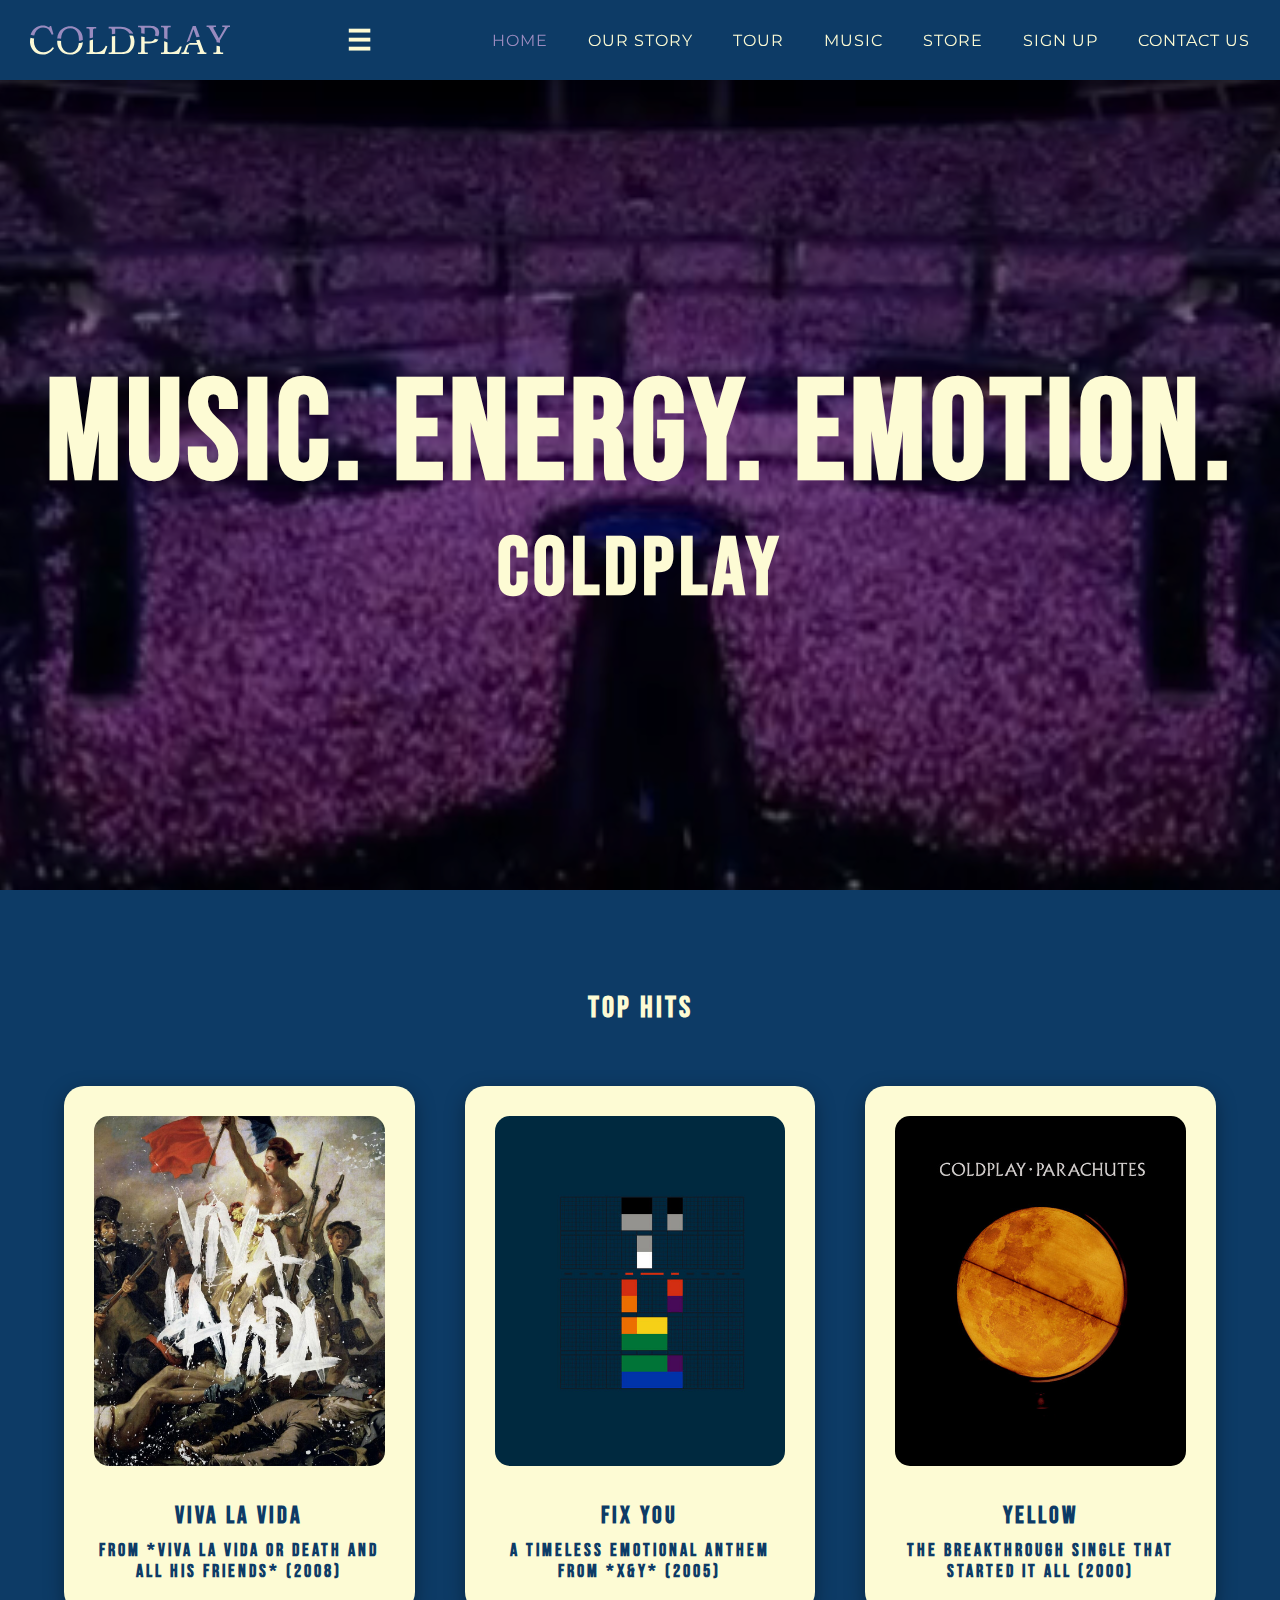
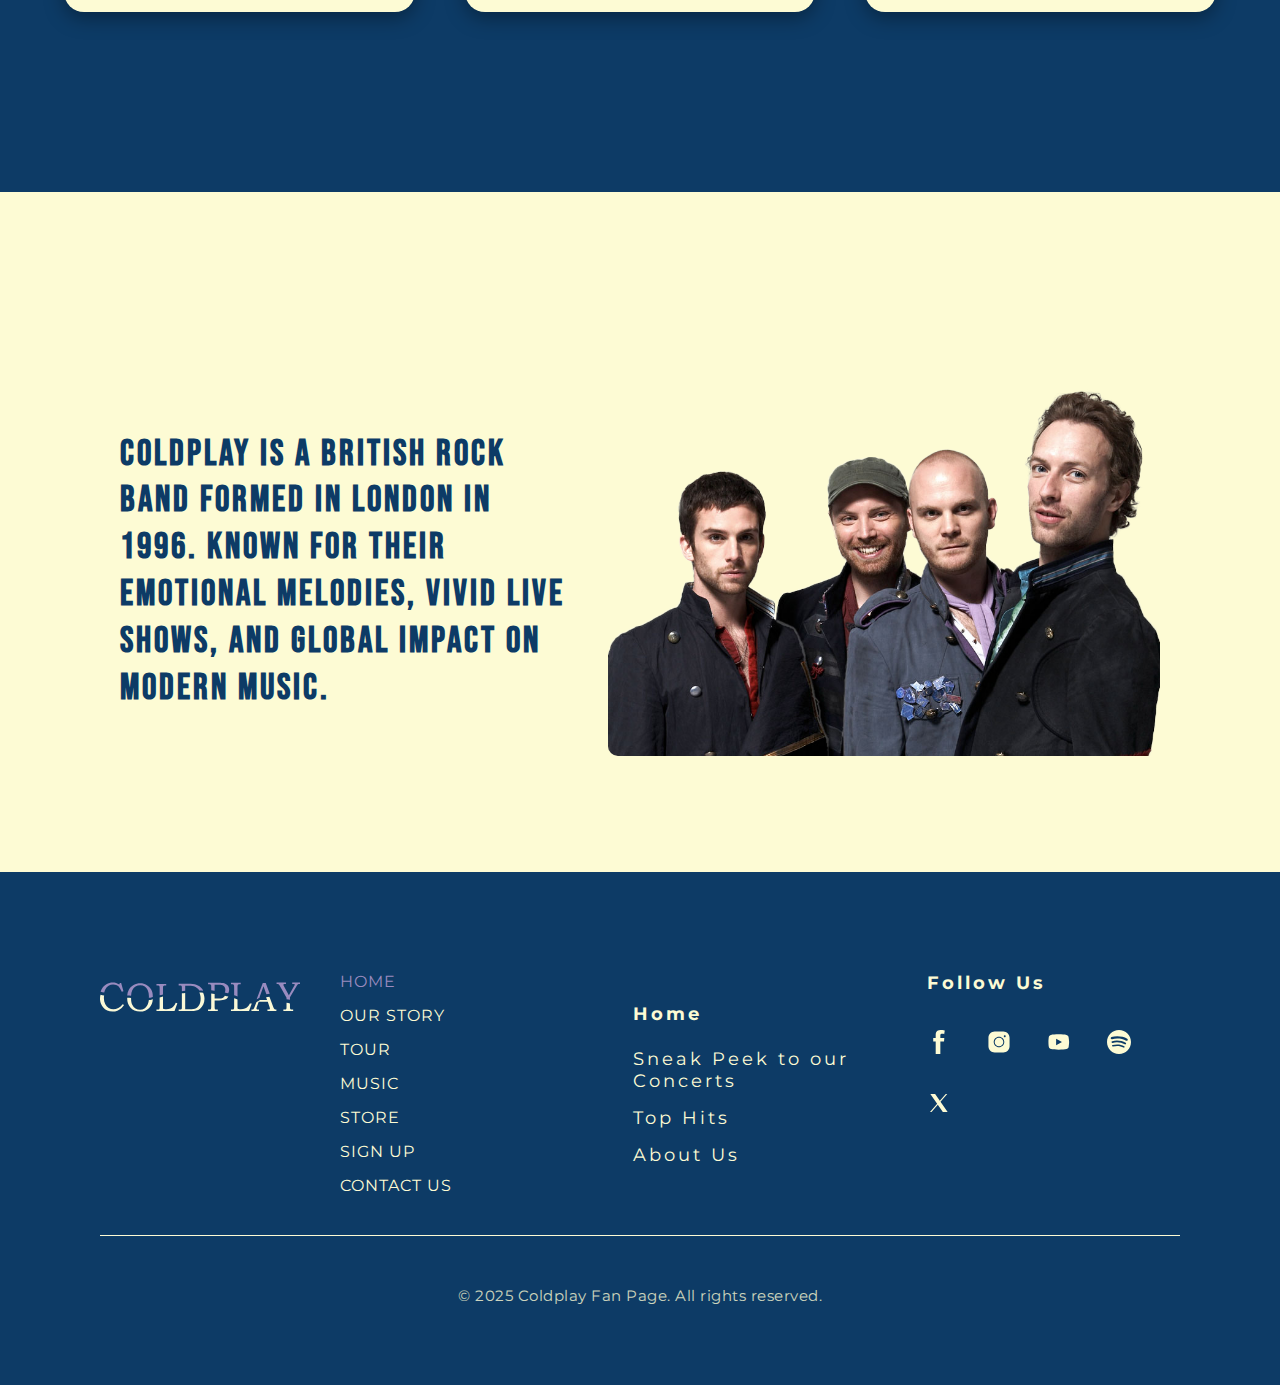
<file: index.html>
<!DOCTYPE html>
<html>
    <head>
        <title>Home</title>
        <meta charset="UTF-8">
        <meta name="viewport" content="width=device-width, initial-scale=1.0">
        <link rel="stylesheet" href="css/style-home.css">
        <link rel="preconnect" href="https://fonts.googleapis.com">
        <link rel="preconnect" href="https://fonts.gstatic.com" crossorigin>
        <link href="https://fonts.googleapis.com/css2?family=Bebas+Neue&family=Montserrat:ital,wght@0,100..900;1,100..900&display=swap" rel="stylesheet">
        <meta name="description" content="Home page of coldplay website">
        <meta name="keywords" content="home, page,Coldplay, website">
       <link href="https://cdn.jsdelivr.net/npm/bootstrap@5.3.8/dist/css/bootstrap.min.css"
        rel="stylesheet" 
        integrity="sha384-sRIl4kxILFvY47J16cr9ZwB07vP4J8+LH7qKQnuqkuIAvNWLzeN8tE5YBujZqJLB" 
        crossorigin="anonymous">
        
    </head>
<body>

<header class="header">
  <div class="header-container">

    <img src="logo.svg" alt="Coldplay Logo" class="header-logo">

    <input type="checkbox" id="menu-toggle">
    <label for="menu-toggle" class="hamburger d-xl-none">&#9776;</label>

    <nav class="navbar d-none d-xl-flex">
      <a href="index.html" class="navbar-link active">Home</a>
      <a href="story.html" class="navbar-link">Our Story</a>
      <a href="Tours.html" class="navbar-link">Tour</a>
      <a href="music.html" class="navbar-link">Music</a>
      <a href="store.html" class="navbar-link">Store</a>
      <a href="sign up.html" class="navbar-link">Sign Up</a>
      <a href="contact.html" class="navbar-link">Contact Us</a>
    </nav>

    <nav class="sidebar d-xl-none">
      <label for="menu-toggle" class="close-btn">&times;</label>
      <a href="index.html" class="navbar-link active">Home</a>
      <a href="story.html" class="navbar-link">Our Story</a>
      <a href="Tours.html" class="navbar-link">Tour</a>
      <a href="music.html" class="navbar-link">Music</a>
      <a href="store.html" class="navbar-link">Store</a>
      <a href="sign up.html" class="navbar-link">Sign Up</a>
      <a href="contact.html" class="navbar-link">Contact Us</a>
   
<div class="mt-auto">
       <h6 style="color:#fdfbd4">Follow us</h6>
      <div class="sidebar-socials">

        <a href="https://www.facebook.com/coldplay/" target="_blank" aria-label="Facebook">
          <svg xmlns="http://www.w3.org/2000/svg" viewBox="-337 273 123.5 256" width="20" height="20" fill="currentColor">
            <path d="M-260.9,327.8c0-10.3,9.2-14,19.5-14c10.3,0,21.3,3.2,21.3,3.2l6.6-39.2c0,0-14-4.8-47.4-4.8c-20.5,0-32.4,7.8-41.1,19.3
              c-8.2,10.9-8.5,28.4-8.5,39.7v25.7H-337V396h26.5v133h49.6V396h39.3l2.9-38.3h-42.2V327.8z"/>
          </svg>
        </a>

        <a href="https://www.instagram.com/coldplay/?hl=en" target="_blank" aria-label="Instagram">
          <svg xmlns="http://www.w3.org/2000/svg" viewBox="0 0 50 50" width="20" height="20" fill="currentColor">
            <path d="M 16 3 C 8.83 3 3 8.83 3 16 L 3 34 C 3 41.17 8.83 47 16 47 L 34 47 C 41.17 47 47 41.17 47 34 L 47 16 C 47 8.83 41.17 3 34 3 L 16 3 z M 37 11 C 38.1 11 39 11.9 39 13 C 39 14.1 38.1 15 37 15 C 35.9 15 35 14.1 35 13 C 35 11.9 35.9 11 37 11 z M 25 14 C 31.07 14 36 18.93 36 25 C 36 31.07 31.07 36 25 36 C 18.93 36 14 31.07 14 25 C 14 18.93 18.93 14 25 14 z M 25 16 C 20.04 16 16 20.04 16 25 C 16 29.96 20.04 34 25 34 C 29.96 34 34 29.96 34 25 C 34 20.04 29.96 16 25 16 z"/>
        </svg>
        </a>

        <a href="https://www.youtube.com/channel/UCDPM_n1atn2ijUwHd0NNRQw" target="_blank" aria-label="Youtube">
          <svg xmlns="http://www.w3.org/2000/svg" viewBox="0 0 50 50" width="20" height="20" fill="currentColor">
            <path d="M 44.898438 14.5 C 44.5 12.300781 42.601563 10.699219 40.398438 10.199219 C 37.101563 9.5 31 9 24.398438 9 C 17.800781 9 11.601563 9.5 8.300781 10.199219 C 6.101563 10.699219 4.199219 12.199219 3.800781 14.5 C 3.398438 17 3 20.5 3 25 C 3 29.5 3.398438 33 3.898438 35.5 C 4.300781 37.699219 6.199219 39.300781 8.398438 39.800781 C 11.898438 40.5 17.898438 41 24.5 41 C 31.101563 41 37.101563 40.5 40.601563 39.800781 C 42.800781 39.300781 44.699219 37.800781 45.101563 35.5 C 45.5 33 46 29.398438 46.101563 25 C 45.898438 20.5 45.398438 17 44.898438 14.5 Z M 19 32 L 19 18 L 31.199219 25 Z"/>
          </svg>
        </a>

        <a href="https://open.spotify.com/artist/4gzpq5DPGxSnKTe4SA8HAU" target="_blank" aria-label="Spotify">
          <svg xmlns="http://www.w3.org/2000/svg" width="20" height="20" fill="currentColor" viewBox="84 7319 20 20">
            <path d="M99.915,7327.865 C96.692,7325.951 91.375,7325.775 88.297,7326.709 C87.803,7326.858 87.281,7326.58 87.131,7326.085 C86.981,7325.591 87.26,7325.069 87.754,7324.919 C91.287,7323.846 97.159,7324.053 100.87,7326.256 C101.314,7326.52 101.46,7327.094 101.196,7327.538 C100.934,7327.982 100.358,7328.129 99.915,7327.865 L99.915,7327.865 Z M99.81,7330.7 C99.584,7331.067 99.104,7331.182 98.737,7330.957 C96.05,7329.305 91.952,7328.827 88.773,7329.792 C88.36,7329.916 87.925,7329.684 87.8,7329.272 C87.676,7328.86 87.908,7328.425 88.32,7328.3 C91.951,7327.198 96.466,7327.732 99.553,7329.629 C99.92,7329.854 100.035,7330.334 99.81,7330.7 L99.81,7330.7 Z M98.586,7333.423 C98.406,7333.717 98.023,7333.81 97.729,7333.63 C95.381,7332.195 92.425,7331.871 88.944,7332.666 C88.609,7332.743 88.274,7332.533 88.198,7332.197 C88.121,7331.862 88.33,7331.528 88.667,7331.451 C92.476,7330.58 95.743,7330.955 98.379,7332.566 C98.673,7332.746 98.766,7333.129 98.586,7333.423 L98.586,7333.423 Z M94,7319 C88.477,7319 84,7323.477 84,7329 C84,7334.523 88.477,7339 94,7339 C99.523,7339 104,7334.523 104,7329 C104,7323.478 99.523,7319.001 94,7319.001 L94,7319 Z"/>
          </svg>
        </a>

         <a href="https://x.com/coldplay" target="_blank" aria-label="X">
          <svg xmlns="http://www.w3.org/2000/svg" viewBox="0 0 50 50" width="20" height="20" fill="currentColor">
            <path d="M 6.9199219 6 L 21.136719 26.726562 L 6.2285156 44 L 9.40625 44 L 22.544922 28.777344 L 32.986328 44 L 43 44 L 28.123047 22.3125 L 42.203125 6 L 39.027344 6 L 26.716797 20.261719 L 16.933594 6 L 6.9199219 6 z"/>
          </svg>
        </a>
        
      </div>
      </div>
</nav>
  </div>
</header>


 <div id="vid" class="hero">
    <div class="video-background">
      <video autoplay muted loop playsinline>
        <source src="else/coldplay.mp4" type="video/mp4">
        Your browser does not support the video tag.
      </video>
    </div>

    <div class="hero-content">
      <h1>Music. Energy. Emotion.</h1>
      <h3>Coldplay</h3>
    </div>
</div>

<div id="hits" class="hits">
    <h2>Top Hits</h2>
     <div class="hits-container">
<a href="https://open.spotify.com/track/1mea3bSkSGXuIRvnydlB5b"  target="_blank">
    <div class="hit">
      <img src="else/vivalavida.jpg" alt="Hit One, Viva La Vida">
      <h3>Viva La Vida</h3>
      <p>From *Viva la Vida or Death and All His Friends* (2008)</p>
    </div>
</a>


<a href="https://open.spotify.com/track/7LVHVU3tWfcxj5aiPFEW4Q" target="_blank">
    <div class="hit">
      <img src="else/fixyou.jpeg" alt="Hit Two, Fix You">
      <h3>Fix You</h3>
      <p>A timeless emotional anthem from *X&Y* (2005)</p>
    </div>
    </a>


<a href="https://open.spotify.com/track/3AJwUDP919kvQ9QcozQPxg" target="_blank">
    <div class="hit">
      <img src="else/yellow.jpeg" alt="Hit Three, Yellow">
      <h3>Yellow</h3>
      <p>The breakthrough single that started it all (2000)</p>
    </div>
    </a>
    
</div>
</div>
<div id="about" class="about">
  <div class="container">
  <div class="about-text">
    <p>
      Coldplay is a British rock band formed in London in 1996.
      Known for their emotional melodies, vivid live shows, and 
      global impact on modern music.
    </p>
  </div>
  <div class="about-image">
    <img src="else/about us image.png" alt="Coldplay Band">
  </div>
</div>
</div>


<footer class="footer">
  <div class="footer-container">
    <div class="footer-content">

      <img src="logo.svg" alt="Coldplay Logo" class="footer-logo">

      <div class="footer-links">
        <a href="index.html" class="footer-link active">Home</a>
        <a href="story.html" class="footer-link">Our Story</a>
        <a href="Tours.html" class="footer-link">Tour</a>
        <a href="music.html" class="footer-link">Music</a>
        <a href="store.html" class="footer-link">Store</a>
        <a href="sign up.html" class="footer-link">Sign Up</a>
        <a href="contact.html" class="footer-link">Contact Us</a>
      </div>
      
       <div class="footer-page">
        <b><a href="index.html" >Home</a></b>
        <a href="#vid">Sneak Peek to our Concerts</a>
        <a href="#hits">Top Hits</a>
        <a href="#about">About Us</a>
      </div>


      <div class="footer-socials">
        <h4>Follow Us</h4>


        <a href="https://www.facebook.com/coldplay/" target="_blank" aria-label="Facebook">
          <svg xmlns="http://www.w3.org/2000/svg" viewBox="-337 273 123.5 256" width="24" height="24" fill="currentColor">
            <path d="M-260.9,327.8c0-10.3,9.2-14,19.5-14c10.3,0,21.3,3.2,21.3,3.2l6.6-39.2c0,0-14-4.8-47.4-4.8c-20.5,0-32.4,7.8-41.1,19.3
              c-8.2,10.9-8.5,28.4-8.5,39.7v25.7H-337V396h26.5v133h49.6V396h39.3l2.9-38.3h-42.2V327.8z"/>
          </svg>
        </a>


        <a href="https://www.instagram.com/coldplay/?hl=en" target="_blank" aria-label="Instagram">
          <svg xmlns="http://www.w3.org/2000/svg" viewBox="0 0 50 50" width="24" height="24" fill="currentColor">
            <path d="M 16 3 C 8.83 3 3 8.83 3 16 L 3 34 C 3 41.17 8.83 47 16 47 L 34 47 C 41.17 47 47 41.17 47 34 L 47 16 C 47 8.83 41.17 3 34 3 L 16 3 z M 37 11 C 38.1 11 39 11.9 39 13 C 39 14.1 38.1 15 37 15 C 35.9 15 35 14.1 35 13 C 35 11.9 35.9 11 37 11 z M 25 14 C 31.07 14 36 18.93 36 25 C 36 31.07 31.07 36 25 36 C 18.93 36 14 31.07 14 25 C 14 18.93 18.93 14 25 14 z M 25 16 C 20.04 16 16 20.04 16 25 C 16 29.96 20.04 34 25 34 C 29.96 34 34 29.96 34 25 C 34 20.04 29.96 16 25 16 z"/>
        </svg>
        </a>


        <a href="https://www.youtube.com/channel/UCDPM_n1atn2ijUwHd0NNRQw" target="_blank" aria-label="Youtube">
          <svg xmlns="http://www.w3.org/2000/svg" viewBox="0 0 50 50" width="24" height="24" fill="currentColor">
            <path d="M 44.898438 14.5 C 44.5 12.300781 42.601563 10.699219 40.398438 10.199219 C 37.101563 9.5 31 9 24.398438 9 C 17.800781 9 11.601563 9.5 8.300781 10.199219 C 6.101563 10.699219 4.199219 12.199219 3.800781 14.5 C 3.398438 17 3 20.5 3 25 C 3 29.5 3.398438 33 3.898438 35.5 C 4.300781 37.699219 6.199219 39.300781 8.398438 39.800781 C 11.898438 40.5 17.898438 41 24.5 41 C 31.101563 41 37.101563 40.5 40.601563 39.800781 C 42.800781 39.300781 44.699219 37.800781 45.101563 35.5 C 45.5 33 46 29.398438 46.101563 25 C 45.898438 20.5 45.398438 17 44.898438 14.5 Z M 19 32 L 19 18 L 31.199219 25 Z"/>
          </svg>
        </a>


        <a href="https://open.spotify.com/artist/4gzpq5DPGxSnKTe4SA8HAU" target="_blank" aria-label="Spotify">
          <svg xmlns="http://www.w3.org/2000/svg" width="24" height="24" fill="currentColor" viewBox="84 7319 20 20">
            <path d="M99.915,7327.865 C96.692,7325.951 91.375,7325.775 88.297,7326.709 C87.803,7326.858 87.281,7326.58 87.131,7326.085 C86.981,7325.591 87.26,7325.069 87.754,7324.919 C91.287,7323.846 97.159,7324.053 100.87,7326.256 C101.314,7326.52 101.46,7327.094 101.196,7327.538 C100.934,7327.982 100.358,7328.129 99.915,7327.865 L99.915,7327.865 Z M99.81,7330.7 C99.584,7331.067 99.104,7331.182 98.737,7330.957 C96.05,7329.305 91.952,7328.827 88.773,7329.792 C88.36,7329.916 87.925,7329.684 87.8,7329.272 C87.676,7328.86 87.908,7328.425 88.32,7328.3 C91.951,7327.198 96.466,7327.732 99.553,7329.629 C99.92,7329.854 100.035,7330.334 99.81,7330.7 L99.81,7330.7 Z M98.586,7333.423 C98.406,7333.717 98.023,7333.81 97.729,7333.63 C95.381,7332.195 92.425,7331.871 88.944,7332.666 C88.609,7332.743 88.274,7332.533 88.198,7332.197 C88.121,7331.862 88.33,7331.528 88.667,7331.451 C92.476,7330.58 95.743,7330.955 98.379,7332.566 C98.673,7332.746 98.766,7333.129 98.586,7333.423 L98.586,7333.423 Z M94,7319 C88.477,7319 84,7323.477 84,7329 C84,7334.523 88.477,7339 94,7339 C99.523,7339 104,7334.523 104,7329 C104,7323.478 99.523,7319.001 94,7319.001 L94,7319 Z"/>
          </svg>
        </a>

       
        <a href="https://x.com/coldplay" target="_blank" aria-label="X">
          <svg xmlns="http://www.w3.org/2000/svg" viewBox="0 0 50 50" width="24" height="24" fill="currentColor">
            <path d="M 6.9199219 6 L 21.136719 26.726562 L 6.2285156 44 L 9.40625 44 L 22.544922 28.777344 L 32.986328 44 L 43 44 L 28.123047 22.3125 L 42.203125 6 L 39.027344 6 L 26.716797 20.261719 L 16.933594 6 L 6.9199219 6 z"/>
          </svg>
        </a>
      </div>

      </div>

    <div class="footer-bottom">
      <p class="footer-copy">&copy; 2025 Coldplay Fan Page. All rights reserved.</p>
    </div>
  </div>
</footer>



    </body>
    </html>
</file>
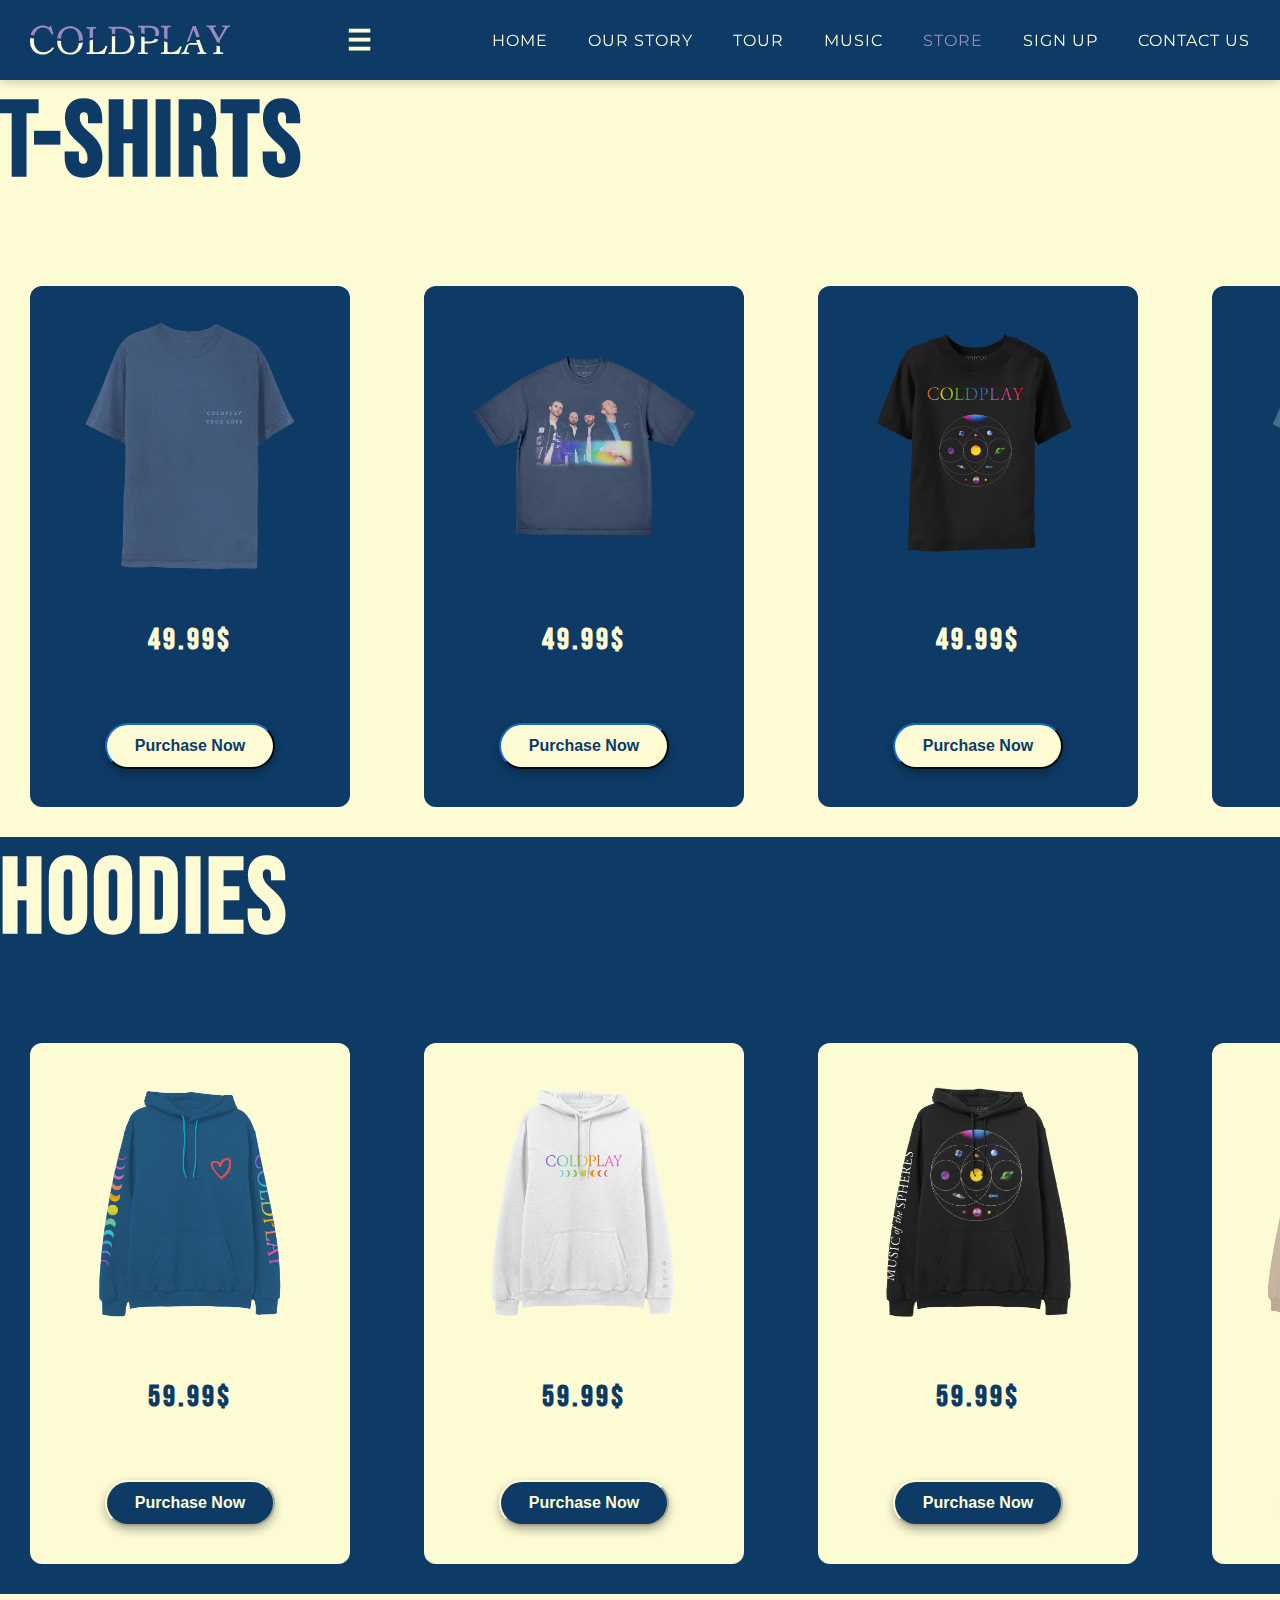
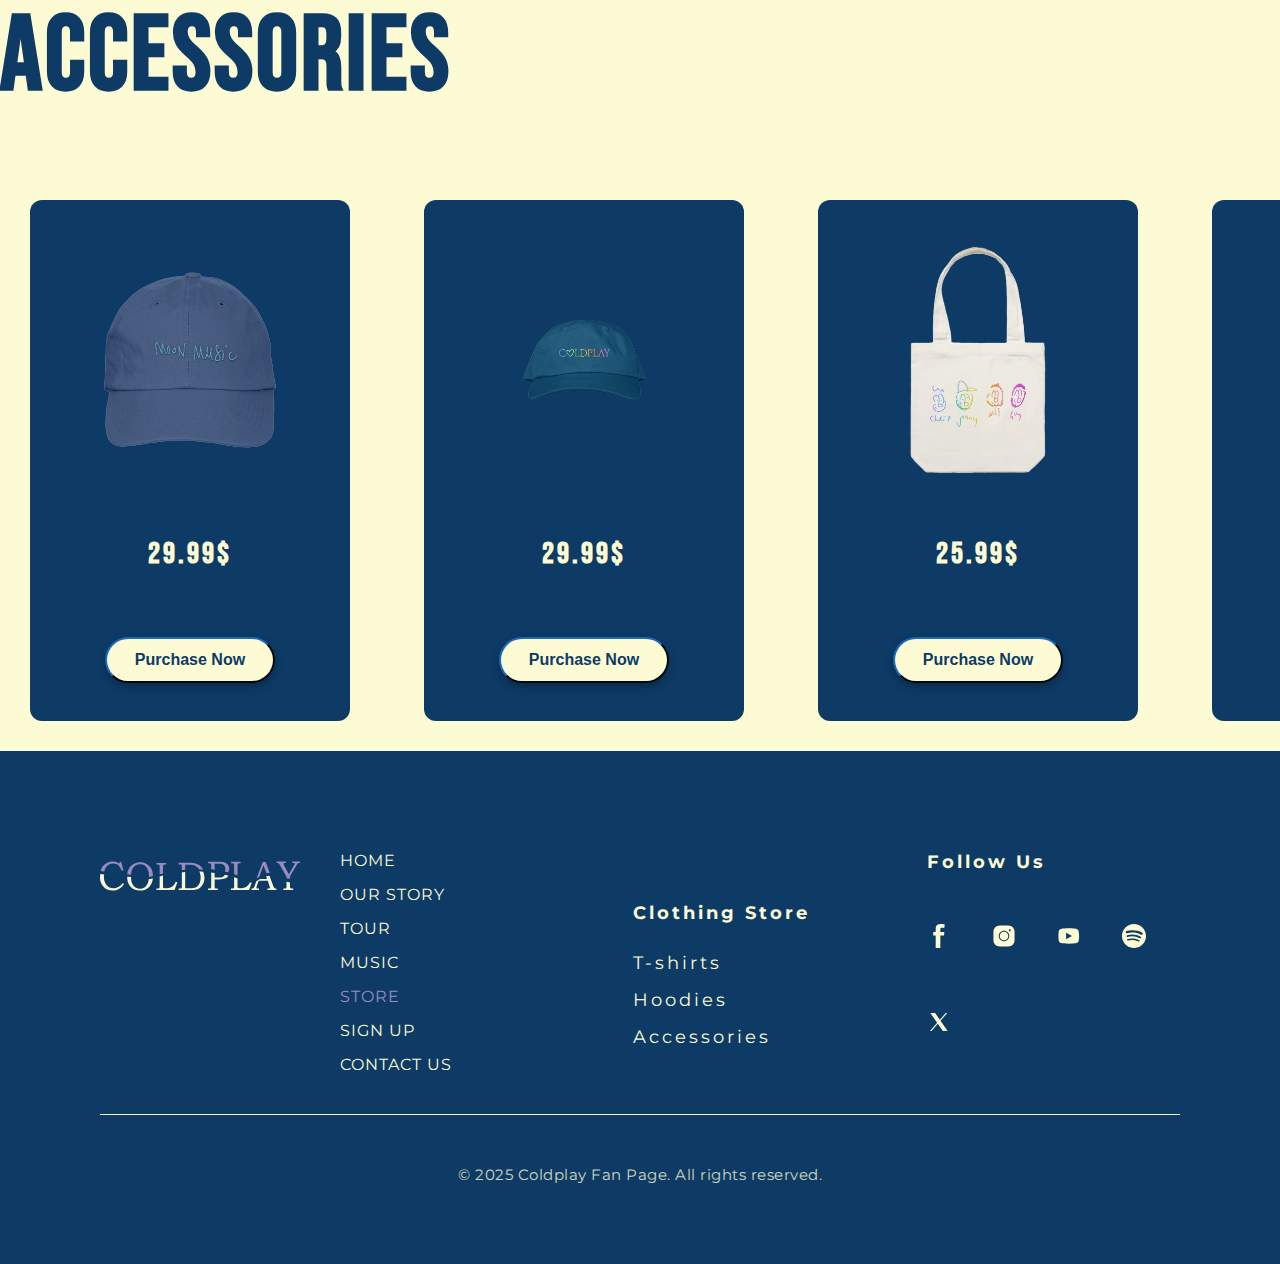
<file: clothing store.html>
<!DOCTYPE html>
<html>
    <head>
        <title>Clothing Store</title>
        <meta charset="UTF-8">
        <meta name="viewport" content="width=device-width, initial-scale=1.0">
        <link rel="stylesheet" href="css/style-cm-store.css">
        <link rel="preconnect" href="https://fonts.googleapis.com">
        <link rel="preconnect" href="https://fonts.gstatic.com" crossorigin>
        <link href="https://fonts.googleapis.com/css2?family=Bebas+Neue&family=Montserrat:ital,wght@0,100..900;1,100..900&display=swap" rel="stylesheet">
        <meta name="description" content="clothing store page of coldplay website">
        <meta name="keywords" content="clothe, store, page,Coldplay, website">
        <link href="https://cdn.jsdelivr.net/npm/bootstrap@5.3.8/dist/css/bootstrap.min.css"
        rel="stylesheet" 
        integrity="sha384-sRIl4kxILFvY47J16cr9ZwB07vP4J8+LH7qKQnuqkuIAvNWLzeN8tE5YBujZqJLB" 
        crossorigin="anonymous">

    </head>

<body>

<header class="header">
  <div class="header-container">

    <img src="logo.svg" alt="Coldplay Logo" class="header-logo">

    <input type="checkbox" id="menu-toggle">
    <label for="menu-toggle" class="hamburger d-xl-none">&#9776;</label>

    <nav class="navbar d-none d-xl-flex">
      <a href="index.html" class="navbar-link">Home</a>
      <a href="story.html" class="navbar-link">Our Story</a>
      <a href="Tours.html" class="navbar-link">Tour</a>
      <a href="music.html" class="navbar-link">Music</a>
      <a href="store.html" class="navbar-link active">Store</a>
      <a href="sign up.html" class="navbar-link">Sign Up</a>
      <a href="contact.html" class="navbar-link">Contact Us</a>
    </nav>

    <nav class="sidebar d-xl-none">
      <label for="menu-toggle" class="close-btn">&times;</label>
      <a href="index.html" class="navbar-link">Home</a>
      <a href="story.html" class="navbar-link">Our Story</a>
      <a href="Tours.html" class="navbar-link">Tour</a>
      <a href="music.html" class="navbar-link">Music</a>
      <a href="store.html" class="navbar-link active">Store</a>
      <a href="sign up.html" class="navbar-link">Sign Up</a>
      <a href="contact.html" class="navbar-link">Contact Us</a>
    
<div class="mt-auto">
       <h6 style="color:#fdfbd4">Follow us</h6>
      <div class="sidebar-socials">

        <a href="https://www.facebook.com/coldplay/" target="_blank" aria-label="Facebook">
          <svg xmlns="http://www.w3.org/2000/svg" viewBox="-337 273 123.5 256" width="20" height="20" fill="currentColor">
            <path d="M-260.9,327.8c0-10.3,9.2-14,19.5-14c10.3,0,21.3,3.2,21.3,3.2l6.6-39.2c0,0-14-4.8-47.4-4.8c-20.5,0-32.4,7.8-41.1,19.3
              c-8.2,10.9-8.5,28.4-8.5,39.7v25.7H-337V396h26.5v133h49.6V396h39.3l2.9-38.3h-42.2V327.8z"/>
          </svg>
        </a>

        <a href="https://www.instagram.com/coldplay/?hl=en" target="_blank" aria-label="Instagram">
          <svg xmlns="http://www.w3.org/2000/svg" viewBox="0 0 50 50" width="20" height="20" fill="currentColor">
            <path d="M 16 3 C 8.83 3 3 8.83 3 16 L 3 34 C 3 41.17 8.83 47 16 47 L 34 47 C 41.17 47 47 41.17 47 34 L 47 16 C 47 8.83 41.17 3 34 3 L 16 3 z M 37 11 C 38.1 11 39 11.9 39 13 C 39 14.1 38.1 15 37 15 C 35.9 15 35 14.1 35 13 C 35 11.9 35.9 11 37 11 z M 25 14 C 31.07 14 36 18.93 36 25 C 36 31.07 31.07 36 25 36 C 18.93 36 14 31.07 14 25 C 14 18.93 18.93 14 25 14 z M 25 16 C 20.04 16 16 20.04 16 25 C 16 29.96 20.04 34 25 34 C 29.96 34 34 29.96 34 25 C 34 20.04 29.96 16 25 16 z"/>
        </svg>
        </a>

        <a href="https://www.youtube.com/channel/UCDPM_n1atn2ijUwHd0NNRQw" target="_blank" aria-label="Youtube">
          <svg xmlns="http://www.w3.org/2000/svg" viewBox="0 0 50 50" width="20" height="20" fill="currentColor">
            <path d="M 44.898438 14.5 C 44.5 12.300781 42.601563 10.699219 40.398438 10.199219 C 37.101563 9.5 31 9 24.398438 9 C 17.800781 9 11.601563 9.5 8.300781 10.199219 C 6.101563 10.699219 4.199219 12.199219 3.800781 14.5 C 3.398438 17 3 20.5 3 25 C 3 29.5 3.398438 33 3.898438 35.5 C 4.300781 37.699219 6.199219 39.300781 8.398438 39.800781 C 11.898438 40.5 17.898438 41 24.5 41 C 31.101563 41 37.101563 40.5 40.601563 39.800781 C 42.800781 39.300781 44.699219 37.800781 45.101563 35.5 C 45.5 33 46 29.398438 46.101563 25 C 45.898438 20.5 45.398438 17 44.898438 14.5 Z M 19 32 L 19 18 L 31.199219 25 Z"/>
          </svg>
        </a>

        <a href="https://open.spotify.com/artist/4gzpq5DPGxSnKTe4SA8HAU" target="_blank" aria-label="Spotify">
          <svg xmlns="http://www.w3.org/2000/svg" width="20" height="20" fill="currentColor" viewBox="84 7319 20 20">
            <path d="M99.915,7327.865 C96.692,7325.951 91.375,7325.775 88.297,7326.709 C87.803,7326.858 87.281,7326.58 87.131,7326.085 C86.981,7325.591 87.26,7325.069 87.754,7324.919 C91.287,7323.846 97.159,7324.053 100.87,7326.256 C101.314,7326.52 101.46,7327.094 101.196,7327.538 C100.934,7327.982 100.358,7328.129 99.915,7327.865 L99.915,7327.865 Z M99.81,7330.7 C99.584,7331.067 99.104,7331.182 98.737,7330.957 C96.05,7329.305 91.952,7328.827 88.773,7329.792 C88.36,7329.916 87.925,7329.684 87.8,7329.272 C87.676,7328.86 87.908,7328.425 88.32,7328.3 C91.951,7327.198 96.466,7327.732 99.553,7329.629 C99.92,7329.854 100.035,7330.334 99.81,7330.7 L99.81,7330.7 Z M98.586,7333.423 C98.406,7333.717 98.023,7333.81 97.729,7333.63 C95.381,7332.195 92.425,7331.871 88.944,7332.666 C88.609,7332.743 88.274,7332.533 88.198,7332.197 C88.121,7331.862 88.33,7331.528 88.667,7331.451 C92.476,7330.58 95.743,7330.955 98.379,7332.566 C98.673,7332.746 98.766,7333.129 98.586,7333.423 L98.586,7333.423 Z M94,7319 C88.477,7319 84,7323.477 84,7329 C84,7334.523 88.477,7339 94,7339 C99.523,7339 104,7334.523 104,7329 C104,7323.478 99.523,7319.001 94,7319.001 L94,7319 Z"/>
          </svg>
        </a>

         <a href="https://x.com/coldplay" target="_blank" aria-label="X">
          <svg xmlns="http://www.w3.org/2000/svg" viewBox="0 0 50 50" width="20" height="20" fill="currentColor">
            <path d="M 6.9199219 6 L 21.136719 26.726562 L 6.2285156 44 L 9.40625 44 L 22.544922 28.777344 L 32.986328 44 L 43 44 L 28.123047 22.3125 L 42.203125 6 L 39.027344 6 L 26.716797 20.261719 L 16.933594 6 L 6.9199219 6 z"/>
          </svg>
        </a>
        
      </div>
      </div>
</nav>
  </div>
</header>


<section id="tshirts" class="store-section py-5">
  <div class="container">
    <h2 class="text-center mb-4">T-shirts</h2>

    <div class="d-flex overflow-auto store-wrapper">

        
      <div class="store-card me-3 p-3">
        <img src="else/tshirt1.webp" class="store-img mb-2" alt="tshirt">
        <h5>49.99$</h5>
        <button class="button1 ">Purchase Now</button>
      </div>

      
      <div class="store-card me-3 p-3">
        <img src="else/tshirt2.webp" class="store-img mb-2" alt="tshirt">
        <h5>49.99$</h5>
        <button class="button1">Purchase Now</button>
      </div>

      <div class="store-card me-3 p-3">
        <img src="else/tshirt3.webp" class="store-img mb-2" alt="tshirt">
        <h5>49.99$</h5>
        <button class="button1">Purchase Now</button>
      </div>

      <div class="store-card me-3 p-3">
        <img src="else/tshirt4.webp" class="store-img mb-2" alt="tshirt">
        <h5>49.99$</h5>
        <button class="button1">Purchase Now</button>
      </div>

     <div class="store-card me-3 p-3">
        <img src="else/tshirt5.webp" class="store-img mb-2" alt="tshirt">
        <h5>49.99$</h5>
        <button class="button1">Purchase Now</button>
      </div>

       <div class="store-card me-3 p-3">
        <img src="else/tshirt6.webp" class="store-img mb-2" alt="tshirt">
        <h5>49.99$</h5>
        <button class="button1">Purchase Now</button>
      </div>

       <div class="store-card me-3 p-3">
        <img src="else/tshirt7.webp" class="store-img mb-2" alt="tshirt">
        <h5>49.99$</h5>
        <button class="button1">Purchase Now</button>
      </div>

       <div class="store-card me-3 p-3">
        <img src="else/tshirt8.webp" class="store-img mb-2" alt="tshirt">
        <h5>49.99$</h5>
        <button class="button1">Purchase Now</button>
      </div>

      <div class="store-card me-3 p-3">
        <img src="else/tshirt9.webp" class="store-img mb-2" alt="tshirt">
        <h5>49.99$</h5>
        <button class="button1">Purchase Now</button>
      </div>

      <div class="store-card me-3 p-3">
        <img src="else/tshirt10.webp" class="store-img mb-2" alt="tshirt">
        <h5>49.99$</h5>
        <button class="button1 " >Purchase Now</button>
      </div>

    </div>
  </div>
</section>


<section id="hoodies" class="store-section py-5" style="background-color: #0D3B66">
  <div class="container" style="background-color: #0D3B66">
    <h2 class="text-center mb-4" style="color:#fdfbd4">Hoodies</h2>

    <div class="d-flex overflow-auto store-wrapper" style="background-color: #0D3B66" >

        
      <div class="store-card me-3 p-3 " style="background-color: #fdfbd4;color: #0D3B66;">
        <img src="else/hoodie1.webp" class="store-img mb-2" alt="hoodie">
        <h5>59.99$</h5>
        <button class="button2 ">Purchase Now</button>
      </div>

      
      <div class="store-card me-3 p-3 " style="background-color: #fdfbd4;color: #0D3B66;">
        <img src="else/hoodie2.webp" class="store-img mb-2" alt="hoodie">
        <h5>59.99$</h5>
        <button class="button2 ">Purchase Now</button>
      </div>

      <div class="store-card me-3 p-3 " style="background-color: #fdfbd4;color: #0D3B66;">
        <img src="else/hoodie3.webp" class="store-img mb-2" alt="hoodie">
        <h5>59.99$</h5>
        <button class="button2 ">Purchase Now</button>
      </div>

      <div class="store-card me-3 p-3 " style="background-color: #fdfbd4;color: #0D3B66;">
        <img src="else/hoodie4.webp" class="store-img mb-2" alt="hoodie">
        <h5>59.99$</h5>
        <button class="button2 ">Purchase Now</button>
      </div>

     <div class="store-card me-3 p-3 " style="background-color: #fdfbd4;color: #0D3B66;">
        <img src="else/hoodie5.webp" class="store-img mb-2" alt="hoodie">
        <h5>59.99$</h5>
        <button class="button2 ">Purchase Now</button>
      </div>

       <div class="store-card me-3 p-3 " style="background-color: #fdfbd4;color: #0D3B66;">
        <img src="else/hoodie6.webp" class="store-img mb-2" alt="hoodie">
        <h5>59.99$</h5>
        <button class="button2 ">Purchase Now</button>
      </div>

       <div class="store-card me-3 p-3 " style="background-color: #fdfbd4;color: #0D3B66;">
        <img src="else/hoodie7.webp" class="store-img mb-2" alt="hoodie">
        <h5>59.99$</h5>
        <button class="button2 ">Purchase Now</button>
      </div>

    </div>
  </div>
</section>


<section id="accessories" class="store-section py-5">
  <div class="container">
    <h2 class="text-center mb-4">Accessories</h2>

    <div class="d-flex overflow-auto store-wrapper">

        
      <div class="store-card me-3 p-3">
        <img src="else/acc1.webp" class="store-img mb-2" alt="hat">
        <h5>29.99$</h5>
        <button class="button1 ">Purchase Now</button>
      </div>

      
      <div class="store-card me-3 p-3">
        <img src="else/acc2.webp" class="store-img mb-2" alt="hat">
        <h5>29.99$</h5>
        <button class="button1">Purchase Now</button>
      </div>

      <div class="store-card me-3 p-3">
        <img src="else/acc3.webp" class="store-img mb-2" alt="totebag">
        <h5>25.99$</h5>
        <button class="button1">Purchase Now</button>
      </div>

      <div class="store-card me-3 p-3">
        <img src="else/acc4.webp" class="store-img mb-2" alt="totebag">
        <h5>25.99$</h5>
        <button class="button1">Purchase Now</button>
      </div>

     <div class="store-card me-3 p-3">
        <img src="else/acc5.webp" class="store-img mb-2" alt="socks">
        <h5>19.99$</h5>
        <button class="button1">Purchase Now</button>
      </div>

       <div class="store-card me-3 p-3">
        <img src="else/acc6.webp" class="store-img mb-2" alt="hat">
        <h5>29.99$</h5>
        <button class="button1">Purchase Now</button>
      </div>

      <div class="store-card me-3 p-3">
        <img src="else/acc7.webp" class="store-img mb-2" alt="bag">
        <h5>25.99$</h5>
        <button class="button1">Purchase Now</button>
      </div>

    </div>
  </div>
</section>


<footer class="footer">
  <div class="footer-container">
    <div class="footer-content">

      <img src="logo.svg" alt="Coldplay Logo" class="footer-logo">

      <div class="footer-links">
        <a href="index.html" class="footer-link">Home</a>
        <a href="story.html" class="footer-link">Our Story</a>
        <a href="Tours.html" class="footer-link">Tour</a>
        <a href="music.html" class="footer-link">Music</a>
        <a href="store.html" class="footer-link active">Store</a>
        <a href="sign up.html" class="footer-link">Sign Up</a>
        <a href="contact.html" class="footer-link">Contact Us</a>
      </div>

      <div class="footer-page">
        <b><a href="clothing store.html" >Clothing Store</a></b>
        <a href="#tshirts">T-shirts</a>
        <a href="#hoodies">Hoodies</a>
        <a href="#accessories">Accessories</a>
      </div>
      
      <div class="footer-socials">
        <h4>Follow Us</h4>


        <a href="https://www.facebook.com/coldplay/" target="_blank" aria-label="Facebook">
          <svg xmlns="http://www.w3.org/2000/svg" viewBox="-337 273 123.5 256" width="24" height="24" fill="currentColor">
            <path d="M-260.9,327.8c0-10.3,9.2-14,19.5-14c10.3,0,21.3,3.2,21.3,3.2l6.6-39.2c0,0-14-4.8-47.4-4.8c-20.5,0-32.4,7.8-41.1,19.3
              c-8.2,10.9-8.5,28.4-8.5,39.7v25.7H-337V396h26.5v133h49.6V396h39.3l2.9-38.3h-42.2V327.8z"/>
          </svg>
        </a>


        <a href="https://www.instagram.com/coldplay/?hl=en" target="_blank" aria-label="Instagram">
          <svg xmlns="http://www.w3.org/2000/svg" viewBox="0 0 50 50" width="24" height="24" fill="currentColor">
            <path d="M 16 3 C 8.83 3 3 8.83 3 16 L 3 34 C 3 41.17 8.83 47 16 47 L 34 47 C 41.17 47 47 41.17 47 34 L 47 16 C 47 8.83 41.17 3 34 3 L 16 3 z M 37 11 C 38.1 11 39 11.9 39 13 C 39 14.1 38.1 15 37 15 C 35.9 15 35 14.1 35 13 C 35 11.9 35.9 11 37 11 z M 25 14 C 31.07 14 36 18.93 36 25 C 36 31.07 31.07 36 25 36 C 18.93 36 14 31.07 14 25 C 14 18.93 18.93 14 25 14 z M 25 16 C 20.04 16 16 20.04 16 25 C 16 29.96 20.04 34 25 34 C 29.96 34 34 29.96 34 25 C 34 20.04 29.96 16 25 16 z"/>
        </svg>
        </a>


        <a href="https://www.youtube.com/channel/UCDPM_n1atn2ijUwHd0NNRQw" target="_blank" aria-label="Youtube">
          <svg xmlns="http://www.w3.org/2000/svg" viewBox="0 0 50 50" width="24" height="24" fill="currentColor">
            <path d="M 44.898438 14.5 C 44.5 12.300781 42.601563 10.699219 40.398438 10.199219 C 37.101563 9.5 31 9 24.398438 9 C 17.800781 9 11.601563 9.5 8.300781 10.199219 C 6.101563 10.699219 4.199219 12.199219 3.800781 14.5 C 3.398438 17 3 20.5 3 25 C 3 29.5 3.398438 33 3.898438 35.5 C 4.300781 37.699219 6.199219 39.300781 8.398438 39.800781 C 11.898438 40.5 17.898438 41 24.5 41 C 31.101563 41 37.101563 40.5 40.601563 39.800781 C 42.800781 39.300781 44.699219 37.800781 45.101563 35.5 C 45.5 33 46 29.398438 46.101563 25 C 45.898438 20.5 45.398438 17 44.898438 14.5 Z M 19 32 L 19 18 L 31.199219 25 Z"/>
          </svg>
        </a>


        <a href="https://open.spotify.com/artist/4gzpq5DPGxSnKTe4SA8HAU" target="_blank" aria-label="Spotify">
          <svg xmlns="http://www.w3.org/2000/svg" width="24" height="24" fill="currentColor" viewBox="84 7319 20 20">
            <path d="M99.915,7327.865 C96.692,7325.951 91.375,7325.775 88.297,7326.709 C87.803,7326.858 87.281,7326.58 87.131,7326.085 C86.981,7325.591 87.26,7325.069 87.754,7324.919 C91.287,7323.846 97.159,7324.053 100.87,7326.256 C101.314,7326.52 101.46,7327.094 101.196,7327.538 C100.934,7327.982 100.358,7328.129 99.915,7327.865 L99.915,7327.865 Z M99.81,7330.7 C99.584,7331.067 99.104,7331.182 98.737,7330.957 C96.05,7329.305 91.952,7328.827 88.773,7329.792 C88.36,7329.916 87.925,7329.684 87.8,7329.272 C87.676,7328.86 87.908,7328.425 88.32,7328.3 C91.951,7327.198 96.466,7327.732 99.553,7329.629 C99.92,7329.854 100.035,7330.334 99.81,7330.7 L99.81,7330.7 Z M98.586,7333.423 C98.406,7333.717 98.023,7333.81 97.729,7333.63 C95.381,7332.195 92.425,7331.871 88.944,7332.666 C88.609,7332.743 88.274,7332.533 88.198,7332.197 C88.121,7331.862 88.33,7331.528 88.667,7331.451 C92.476,7330.58 95.743,7330.955 98.379,7332.566 C98.673,7332.746 98.766,7333.129 98.586,7333.423 L98.586,7333.423 Z M94,7319 C88.477,7319 84,7323.477 84,7329 C84,7334.523 88.477,7339 94,7339 C99.523,7339 104,7334.523 104,7329 C104,7323.478 99.523,7319.001 94,7319.001 L94,7319 Z"/>
          </svg>
        </a>

       
        <a href="https://x.com/coldplay" target="_blank" aria-label="X">
          <svg xmlns="http://www.w3.org/2000/svg" viewBox="0 0 50 50" width="24" height="24" fill="currentColor">
            <path d="M 6.9199219 6 L 21.136719 26.726562 L 6.2285156 44 L 9.40625 44 L 22.544922 28.777344 L 32.986328 44 L 43 44 L 28.123047 22.3125 L 42.203125 6 L 39.027344 6 L 26.716797 20.261719 L 16.933594 6 L 6.9199219 6 z"/>
          </svg>
        </a>
      </div>

      </div>

    <div class="footer-bottom">
      <p class="footer-copy">&copy; 2025 Coldplay Fan Page. All rights reserved.</p>
    </div>
  </div>
</footer>


</body>
</html>
</file>
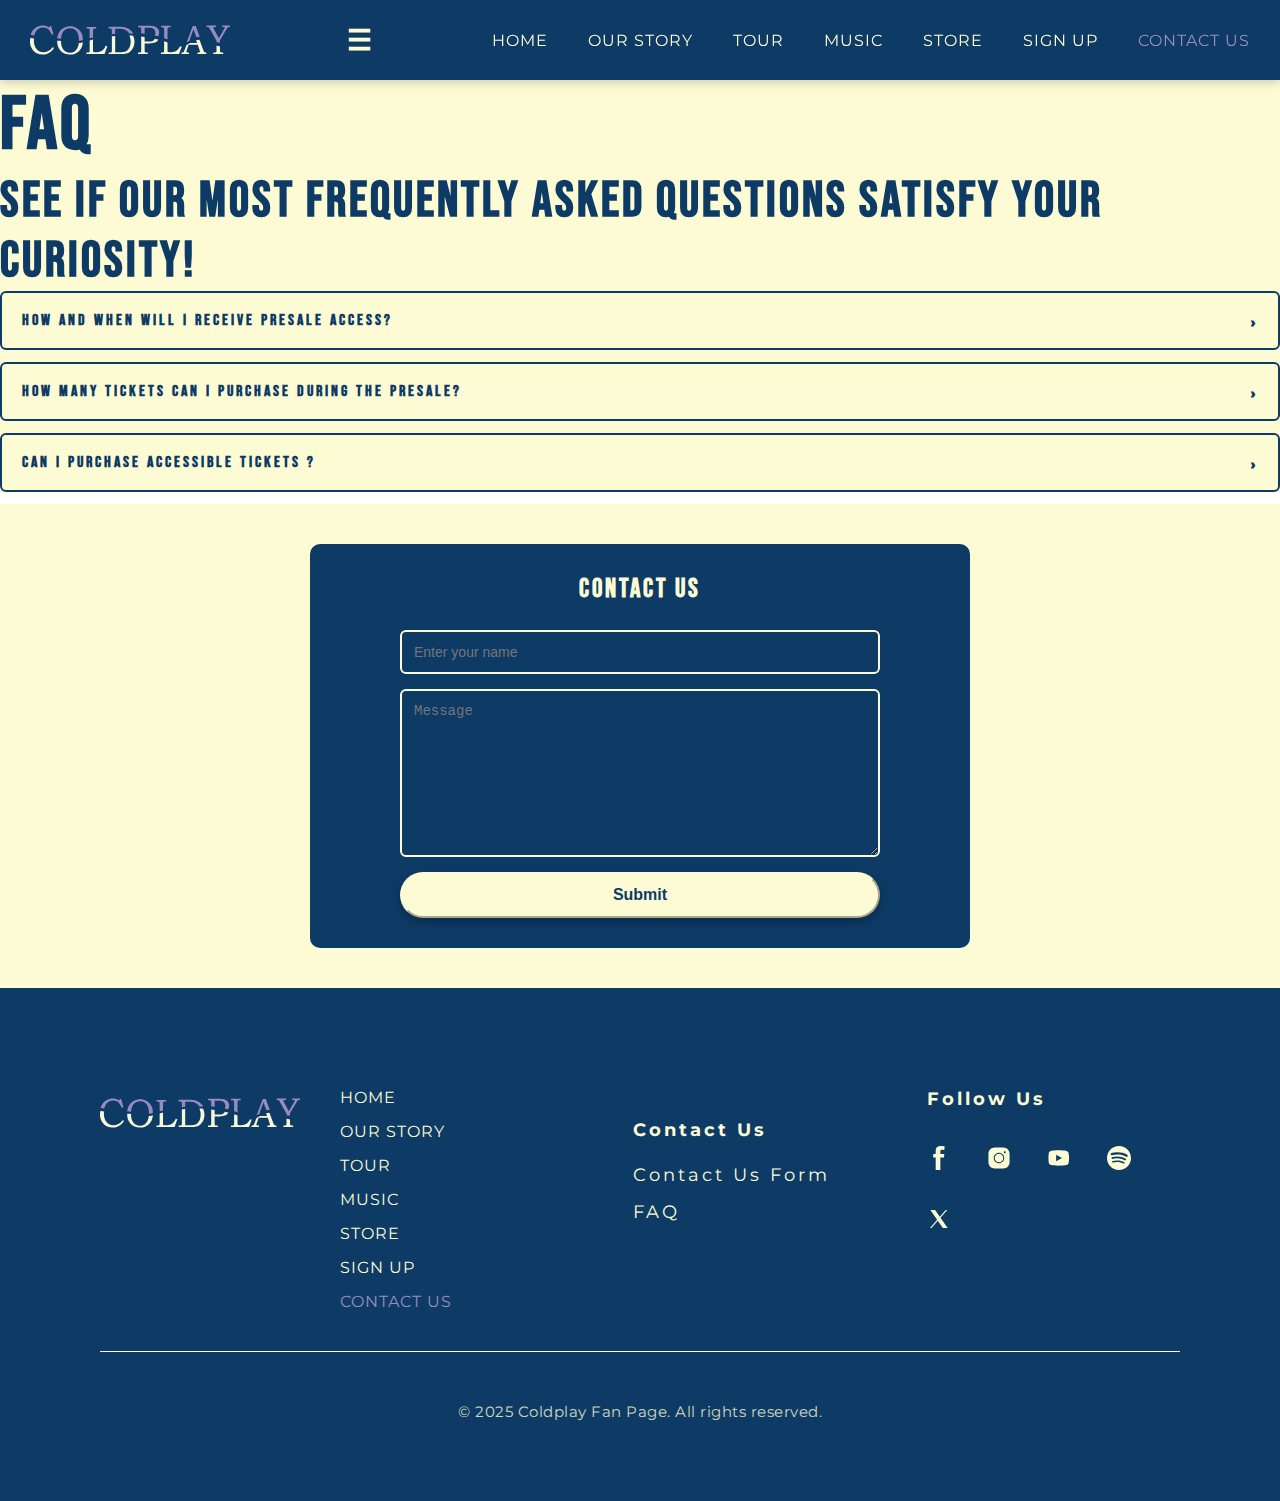
<file: contact.html>
<!DOCTYPE html>
<html>
    <head>
        <title>Contact Us</title>
        <meta charset="UTF-8">
        <meta name="viewport" content="width=device-width, initial-scale=1.0">
        <link rel="stylesheet" href="css/style-contact.css">
        <link rel="preconnect" href="https://fonts.googleapis.com">
        <link rel="preconnect" href="https://fonts.gstatic.com" crossorigin>
        <link href="https://fonts.googleapis.com/css2?family=Bebas+Neue&family=Montserrat:ital,wght@0,100..900;1,100..900&display=swap" rel="stylesheet">
        <meta name="description" content="Contact page of coldplay website">
        <meta name="keywords" content="contact, page,Coldplay, website">
        <link href="https://cdn.jsdelivr.net/npm/bootstrap@5.3.8/dist/css/bootstrap.min.css"
        rel="stylesheet" 
        integrity="sha384-sRIl4kxILFvY47J16cr9ZwB07vP4J8+LH7qKQnuqkuIAvNWLzeN8tE5YBujZqJLB" 
        crossorigin="anonymous">

        
    </head>

    <body>

<header class="header">
  <div class="header-container">

    <img src="logo.svg" alt="Coldplay Logo" class="header-logo">

    <input type="checkbox" id="menu-toggle">
    <label for="menu-toggle" class="hamburger d-xl-none">&#9776;</label>

    <nav class="navbar d-none d-xl-flex">
      <a href="index.html" class="navbar-link">Home</a>
      <a href="story.html" class="navbar-link">Our Story</a>
      <a href="Tours.html" class="navbar-link">Tour</a>
      <a href="music.html" class="navbar-link">Music</a>
      <a href="store.html" class="navbar-link">Store</a>
      <a href="sign up.html" class="navbar-link">Sign Up</a>
      <a href="contact.html" class="navbar-link active">Contact Us</a>
    </nav>

    <nav class="sidebar d-xl-none">
      <label for="menu-toggle" class="close-btn">&times;</label>
      <a href="index.html" class="navbar-link ">Home</a>
      <a href="story.html" class="navbar-link">Our Story</a>
      <a href="Tours.html" class="navbar-link">Tour</a>
      <a href="music.html" class="navbar-link">Music</a>
      <a href="store.html" class="navbar-link">Store</a>
      <a href="sign up.html" class="navbar-link">Sign Up</a>
      <a href="contact.html" class="navbar-link active">Contact Us</a>

      <div class="mt-auto">
       <h6 style="color:#fdfbd4">Follow us</h6>
      <div class="sidebar-socials">

        <a href="https://www.facebook.com/coldplay/" target="_blank" aria-label="Facebook">
          <svg xmlns="http://www.w3.org/2000/svg" viewBox="-337 273 123.5 256" width="20" height="20" fill="currentColor">
            <path d="M-260.9,327.8c0-10.3,9.2-14,19.5-14c10.3,0,21.3,3.2,21.3,3.2l6.6-39.2c0,0-14-4.8-47.4-4.8c-20.5,0-32.4,7.8-41.1,19.3
              c-8.2,10.9-8.5,28.4-8.5,39.7v25.7H-337V396h26.5v133h49.6V396h39.3l2.9-38.3h-42.2V327.8z"/>
          </svg>
        </a>

        <a href="https://www.instagram.com/coldplay/?hl=en" target="_blank" aria-label="Instagram">
          <svg xmlns="http://www.w3.org/2000/svg" viewBox="0 0 50 50" width="20" height="20" fill="currentColor">
            <path d="M 16 3 C 8.83 3 3 8.83 3 16 L 3 34 C 3 41.17 8.83 47 16 47 L 34 47 C 41.17 47 47 41.17 47 34 L 47 16 C 47 8.83 41.17 3 34 3 L 16 3 z M 37 11 C 38.1 11 39 11.9 39 13 C 39 14.1 38.1 15 37 15 C 35.9 15 35 14.1 35 13 C 35 11.9 35.9 11 37 11 z M 25 14 C 31.07 14 36 18.93 36 25 C 36 31.07 31.07 36 25 36 C 18.93 36 14 31.07 14 25 C 14 18.93 18.93 14 25 14 z M 25 16 C 20.04 16 16 20.04 16 25 C 16 29.96 20.04 34 25 34 C 29.96 34 34 29.96 34 25 C 34 20.04 29.96 16 25 16 z"/>
        </svg>
        </a>

        <a href="https://www.youtube.com/channel/UCDPM_n1atn2ijUwHd0NNRQw" target="_blank" aria-label="Youtube">
          <svg xmlns="http://www.w3.org/2000/svg" viewBox="0 0 50 50" width="20" height="20" fill="currentColor">
            <path d="M 44.898438 14.5 C 44.5 12.300781 42.601563 10.699219 40.398438 10.199219 C 37.101563 9.5 31 9 24.398438 9 C 17.800781 9 11.601563 9.5 8.300781 10.199219 C 6.101563 10.699219 4.199219 12.199219 3.800781 14.5 C 3.398438 17 3 20.5 3 25 C 3 29.5 3.398438 33 3.898438 35.5 C 4.300781 37.699219 6.199219 39.300781 8.398438 39.800781 C 11.898438 40.5 17.898438 41 24.5 41 C 31.101563 41 37.101563 40.5 40.601563 39.800781 C 42.800781 39.300781 44.699219 37.800781 45.101563 35.5 C 45.5 33 46 29.398438 46.101563 25 C 45.898438 20.5 45.398438 17 44.898438 14.5 Z M 19 32 L 19 18 L 31.199219 25 Z"/>
          </svg>
        </a>

        <a href="https://open.spotify.com/artist/4gzpq5DPGxSnKTe4SA8HAU" target="_blank" aria-label="Spotify">
          <svg xmlns="http://www.w3.org/2000/svg" width="20" height="20" fill="currentColor" viewBox="84 7319 20 20">
            <path d="M99.915,7327.865 C96.692,7325.951 91.375,7325.775 88.297,7326.709 C87.803,7326.858 87.281,7326.58 87.131,7326.085 C86.981,7325.591 87.26,7325.069 87.754,7324.919 C91.287,7323.846 97.159,7324.053 100.87,7326.256 C101.314,7326.52 101.46,7327.094 101.196,7327.538 C100.934,7327.982 100.358,7328.129 99.915,7327.865 L99.915,7327.865 Z M99.81,7330.7 C99.584,7331.067 99.104,7331.182 98.737,7330.957 C96.05,7329.305 91.952,7328.827 88.773,7329.792 C88.36,7329.916 87.925,7329.684 87.8,7329.272 C87.676,7328.86 87.908,7328.425 88.32,7328.3 C91.951,7327.198 96.466,7327.732 99.553,7329.629 C99.92,7329.854 100.035,7330.334 99.81,7330.7 L99.81,7330.7 Z M98.586,7333.423 C98.406,7333.717 98.023,7333.81 97.729,7333.63 C95.381,7332.195 92.425,7331.871 88.944,7332.666 C88.609,7332.743 88.274,7332.533 88.198,7332.197 C88.121,7331.862 88.33,7331.528 88.667,7331.451 C92.476,7330.58 95.743,7330.955 98.379,7332.566 C98.673,7332.746 98.766,7333.129 98.586,7333.423 L98.586,7333.423 Z M94,7319 C88.477,7319 84,7323.477 84,7329 C84,7334.523 88.477,7339 94,7339 C99.523,7339 104,7334.523 104,7329 C104,7323.478 99.523,7319.001 94,7319.001 L94,7319 Z"/>
          </svg>
        </a>

         <a href="https://x.com/coldplay" target="_blank" aria-label="X">
          <svg xmlns="http://www.w3.org/2000/svg" viewBox="0 0 50 50" width="20" height="20" fill="currentColor">
            <path d="M 6.9199219 6 L 21.136719 26.726562 L 6.2285156 44 L 9.40625 44 L 22.544922 28.777344 L 32.986328 44 L 43 44 L 28.123047 22.3125 L 42.203125 6 L 39.027344 6 L 26.716797 20.261719 L 16.933594 6 L 6.9199219 6 z"/>
          </svg>
        </a>
        
      </div>
      </div>

      
    </nav>

  </div>
</header>


<section id="faq" class="faq-section py-5">
  <div class="container">

    <h2 class="text-center mb-2">FAQ</h2>
    <p class="text-center mb-4 faq-subtitle">
      See if our most frequently asked questions satisfy your curiosity!
    </p>

    <details class="faq-item">
      <summary>How and when will i receive presale access?</summary>
      <p> Fans will receive their access to the presale the night before the presale begins in each territory.
      </p>
    </details>

    <details class="faq-item">
      <summary>How many tickets can i purchase during the presale?</summary>
      <p>
There is a 4 ticket limit. 
<br>
Tickets will be sold on a first come, first served basis. We expect a very high demand and cannot guarantee tickets.
      </p>
    </details>

    <details class="faq-item">
      <summary>Can i purchase accessible tickets ?</summary>
      <p> Please refer to the local official ticketing site for information regarding purchasing accessible tickets. 
      </p>
    </details>

  </div>
</section>


<section id="form" class="contact-section">
    <div class="contact-box">
  <h2>Contact us</h2>
  <form class="contact-form">
    <input type="text" id="name" placeholder="Enter your name" required>
    <textarea placeholder="Message"></textarea>
    <button type="submit" class="button2">Submit</button>
  </form>
  </div>
</section>



<footer class="footer">
  <div class="footer-container">
    <div class="footer-content">

    <img src="logo.svg" alt="Coldplay Logo" class="footer-logo">

      <div class="footer-links">
        <a href="index.html" class="footer-link">Home</a>
        <a href="story.html" class="footer-link">Our Story</a>
        <a href="Tours.html" class="footer-link">Tour</a>
        <a href="music.html" class="footer-link">Music</a>
        <a href="store.html" class="footer-link">Store</a>
        <a href="sign up.html" class="footer-link ">Sign Up</a>
        <a href="contact.html" class="footer-link active">Contact Us</a>
      </div>
      
       <div class="footer-page">
        <b><a href="contact.html" >Contact Us</a></b>
        <a href="#form">Contact Us Form</a>
        <a href="#faq">FAQ</a>
      </div>

      <div class="footer-socials">
        <h4>Follow Us</h4>


        <a href="https://www.facebook.com/coldplay/" target="_blank" aria-label="Facebook">
          <svg xmlns="http://www.w3.org/2000/svg" viewBox="-337 273 123.5 256" width="24" height="24" fill="currentColor">
            <path d="M-260.9,327.8c0-10.3,9.2-14,19.5-14c10.3,0,21.3,3.2,21.3,3.2l6.6-39.2c0,0-14-4.8-47.4-4.8c-20.5,0-32.4,7.8-41.1,19.3
              c-8.2,10.9-8.5,28.4-8.5,39.7v25.7H-337V396h26.5v133h49.6V396h39.3l2.9-38.3h-42.2V327.8z"/>
          </svg>
        </a>


        <a href="https://www.instagram.com/coldplay/?hl=en" target="_blank" aria-label="Instagram">
          <svg xmlns="http://www.w3.org/2000/svg" viewBox="0 0 50 50" width="24" height="24" fill="currentColor">
            <path d="M 16 3 C 8.83 3 3 8.83 3 16 L 3 34 C 3 41.17 8.83 47 16 47 L 34 47 C 41.17 47 47 41.17 47 34 L 47 16 C 47 8.83 41.17 3 34 3 L 16 3 z M 37 11 C 38.1 11 39 11.9 39 13 C 39 14.1 38.1 15 37 15 C 35.9 15 35 14.1 35 13 C 35 11.9 35.9 11 37 11 z M 25 14 C 31.07 14 36 18.93 36 25 C 36 31.07 31.07 36 25 36 C 18.93 36 14 31.07 14 25 C 14 18.93 18.93 14 25 14 z M 25 16 C 20.04 16 16 20.04 16 25 C 16 29.96 20.04 34 25 34 C 29.96 34 34 29.96 34 25 C 34 20.04 29.96 16 25 16 z"/>
        </svg>
        </a>


        <a href="https://www.youtube.com/channel/UCDPM_n1atn2ijUwHd0NNRQw" target="_blank" aria-label="Youtube">
          <svg xmlns="http://www.w3.org/2000/svg" viewBox="0 0 50 50" width="24" height="24" fill="currentColor">
            <path d="M 44.898438 14.5 C 44.5 12.300781 42.601563 10.699219 40.398438 10.199219 C 37.101563 9.5 31 9 24.398438 9 C 17.800781 9 11.601563 9.5 8.300781 10.199219 C 6.101563 10.699219 4.199219 12.199219 3.800781 14.5 C 3.398438 17 3 20.5 3 25 C 3 29.5 3.398438 33 3.898438 35.5 C 4.300781 37.699219 6.199219 39.300781 8.398438 39.800781 C 11.898438 40.5 17.898438 41 24.5 41 C 31.101563 41 37.101563 40.5 40.601563 39.800781 C 42.800781 39.300781 44.699219 37.800781 45.101563 35.5 C 45.5 33 46 29.398438 46.101563 25 C 45.898438 20.5 45.398438 17 44.898438 14.5 Z M 19 32 L 19 18 L 31.199219 25 Z"/>
          </svg>
        </a>


        <a href="https://open.spotify.com/artist/4gzpq5DPGxSnKTe4SA8HAU" target="_blank" aria-label="Spotify">
          <svg xmlns="http://www.w3.org/2000/svg" width="24" height="24" fill="currentColor" viewBox="84 7319 20 20">
            <path d="M99.915,7327.865 C96.692,7325.951 91.375,7325.775 88.297,7326.709 C87.803,7326.858 87.281,7326.58 87.131,7326.085 C86.981,7325.591 87.26,7325.069 87.754,7324.919 C91.287,7323.846 97.159,7324.053 100.87,7326.256 C101.314,7326.52 101.46,7327.094 101.196,7327.538 C100.934,7327.982 100.358,7328.129 99.915,7327.865 L99.915,7327.865 Z M99.81,7330.7 C99.584,7331.067 99.104,7331.182 98.737,7330.957 C96.05,7329.305 91.952,7328.827 88.773,7329.792 C88.36,7329.916 87.925,7329.684 87.8,7329.272 C87.676,7328.86 87.908,7328.425 88.32,7328.3 C91.951,7327.198 96.466,7327.732 99.553,7329.629 C99.92,7329.854 100.035,7330.334 99.81,7330.7 L99.81,7330.7 Z M98.586,7333.423 C98.406,7333.717 98.023,7333.81 97.729,7333.63 C95.381,7332.195 92.425,7331.871 88.944,7332.666 C88.609,7332.743 88.274,7332.533 88.198,7332.197 C88.121,7331.862 88.33,7331.528 88.667,7331.451 C92.476,7330.58 95.743,7330.955 98.379,7332.566 C98.673,7332.746 98.766,7333.129 98.586,7333.423 L98.586,7333.423 Z M94,7319 C88.477,7319 84,7323.477 84,7329 C84,7334.523 88.477,7339 94,7339 C99.523,7339 104,7334.523 104,7329 C104,7323.478 99.523,7319.001 94,7319.001 L94,7319 Z"/>
          </svg>
        </a>

        <a href="https://x.com/coldplay" target="_blank" aria-label="X">
          <svg xmlns="http://www.w3.org/2000/svg" viewBox="0 0 50 50" width="24" height="24" fill="currentColor">
            <path d="M 6.9199219 6 L 21.136719 26.726562 L 6.2285156 44 L 9.40625 44 L 22.544922 28.777344 L 32.986328 44 L 43 44 L 28.123047 22.3125 L 42.203125 6 L 39.027344 6 L 26.716797 20.261719 L 16.933594 6 L 6.9199219 6 z"/>
          </svg>
        </a>
      </div>

      </div>
      
       <div class="footer-bottom">
      <p class="footer-copy">&copy; 2025 Coldplay Fan Page. All rights reserved.</p>
    </div>
    
  </div>
</footer>

</body>

</html>
</file>
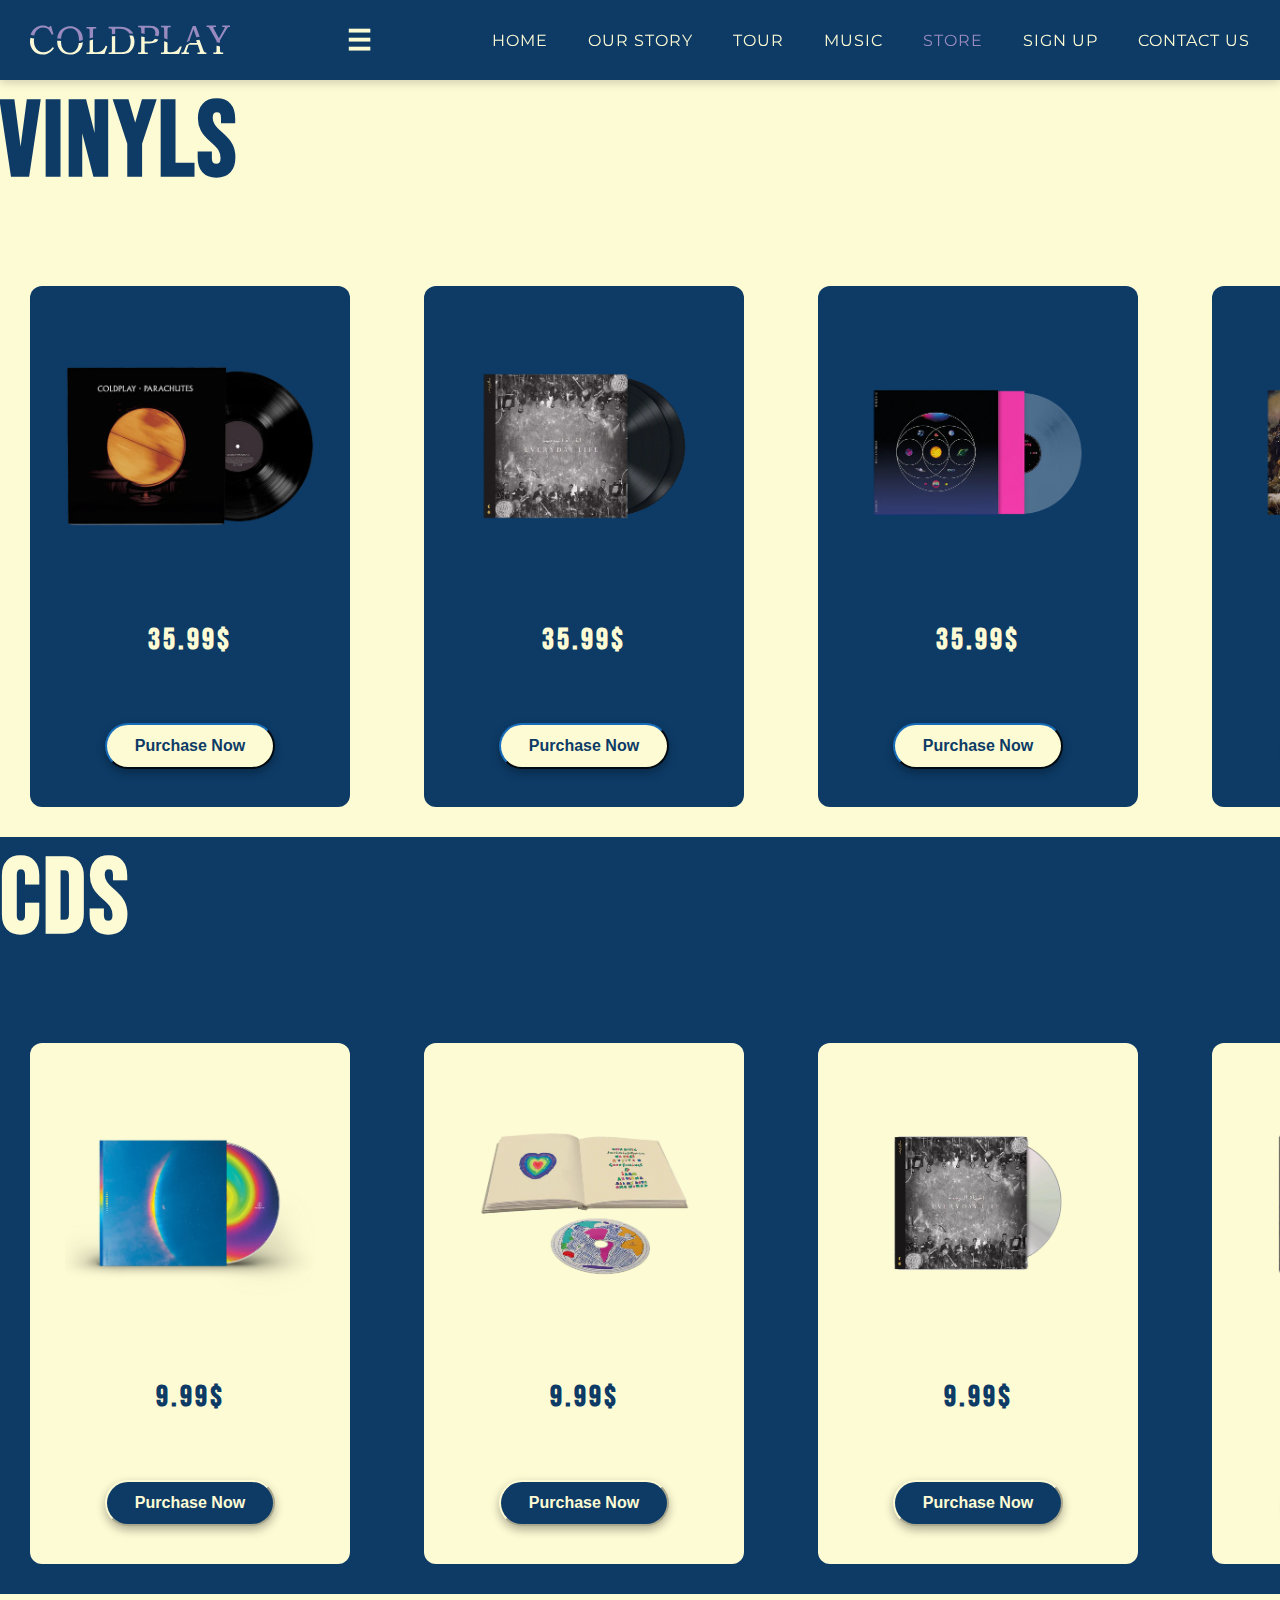
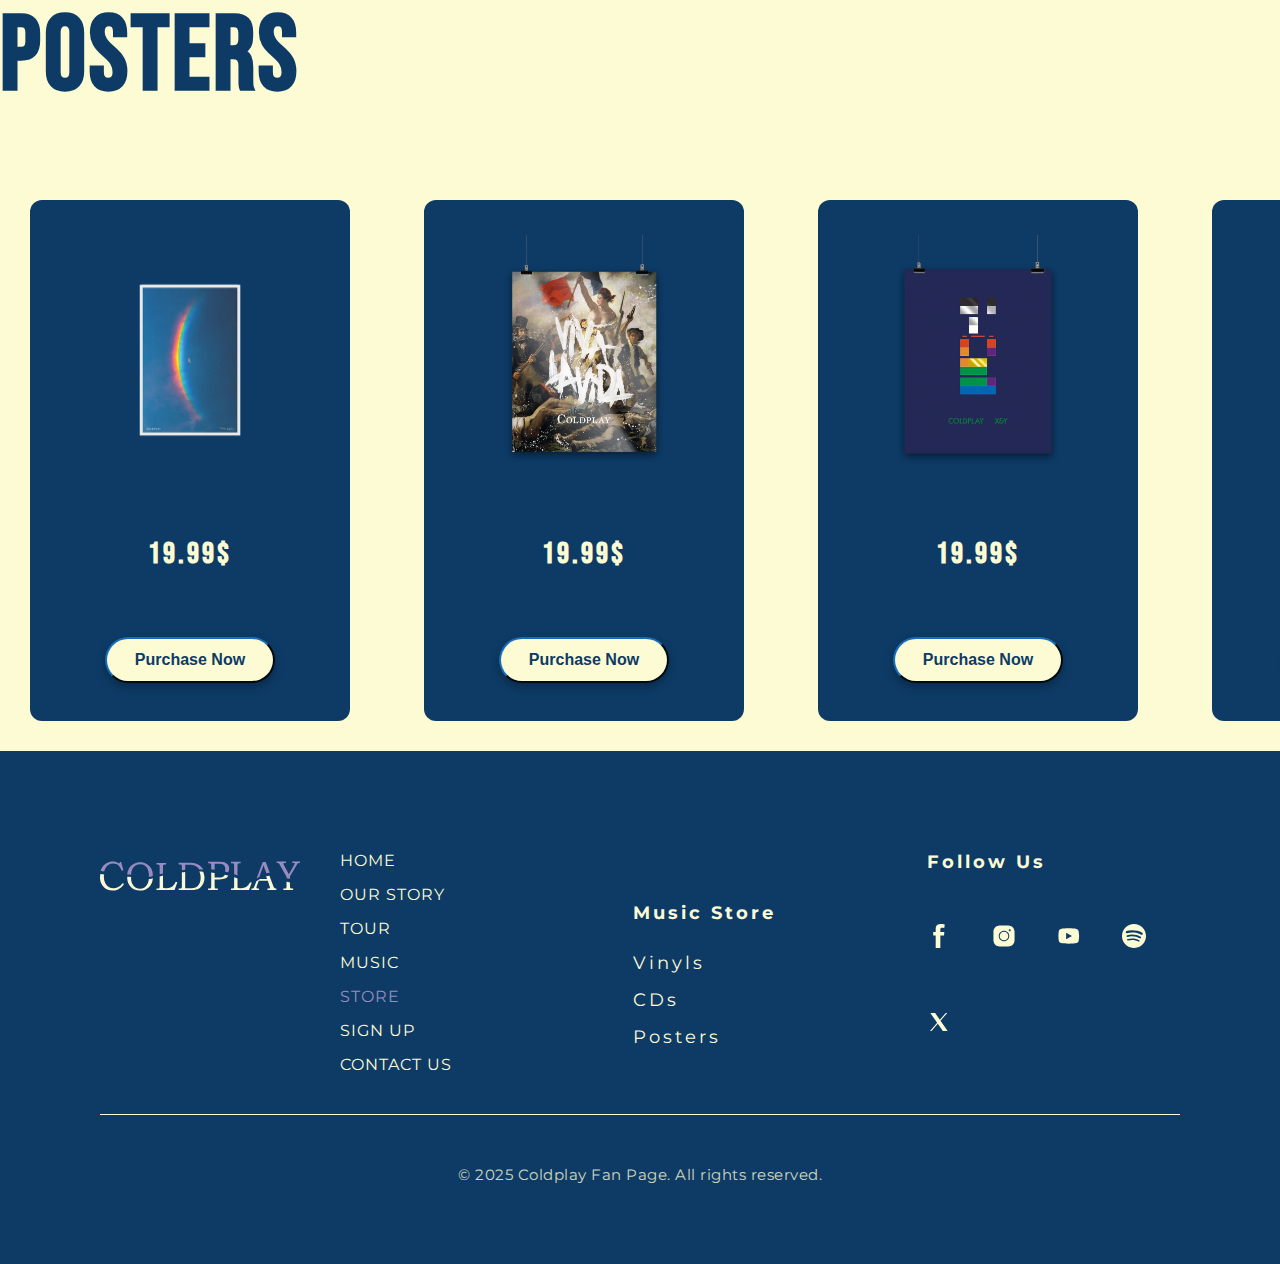
<file: music store.html>
<!DOCTYPE html>
<html>
    <head>
        <title>Music Store</title>
        <meta charset="UTF-8">
        <meta name="viewport" content="width=device-width, initial-scale=1.0">
        <link rel="stylesheet" href="css/style-cm-store.css">
        <link rel="preconnect" href="https://fonts.googleapis.com">
        <link rel="preconnect" href="https://fonts.gstatic.com" crossorigin>
        <link href="https://fonts.googleapis.com/css2?family=Bebas+Neue&family=Montserrat:ital,wght@0,100..900;1,100..900&display=swap" rel="stylesheet">
        <meta name="description" content="music store page of coldplay website">
        <meta name="keywords" content="music, store, page,Coldplay, website">
        <link href="https://cdn.jsdelivr.net/npm/bootstrap@5.3.8/dist/css/bootstrap.min.css"
        rel="stylesheet" 
        integrity="sha384-sRIl4kxILFvY47J16cr9ZwB07vP4J8+LH7qKQnuqkuIAvNWLzeN8tE5YBujZqJLB" 
        crossorigin="anonymous">

    </head>

<body>

<header class="header">
  <div class="header-container">

    <img src="logo.svg" alt="Coldplay Logo" class="header-logo">

    <input type="checkbox" id="menu-toggle">
    <label for="menu-toggle" class="hamburger d-xl-none">&#9776;</label>

    <nav class="navbar d-none d-xl-flex">
      <a href="index.html" class="navbar-link">Home</a>
      <a href="story.html" class="navbar-link">Our Story</a>
      <a href="Tours.html" class="navbar-link">Tour</a>
      <a href="music.html" class="navbar-link">Music</a>
      <a href="store.html" class="navbar-link active">Store</a>
      <a href="sign up.html" class="navbar-link">Sign Up</a>
      <a href="contact.html" class="navbar-link">Contact Us</a>
    </nav>

    <nav class="sidebar d-xl-none">
      <label for="menu-toggle" class="close-btn">&times;</label>
      <a href="index.html" class="navbar-link">Home</a>
      <a href="story.html" class="navbar-link">Our Story</a>
      <a href="Tours.html" class="navbar-link">Tour</a>
      <a href="music.html" class="navbar-link">Music</a>
      <a href="store.html" class="navbar-link active">Store</a>
      <a href="sign up.html" class="navbar-link">Sign Up</a>
      <a href="contact.html" class="navbar-link">Contact Us</a>
  
<div class="mt-auto">
       <h6 style="color:#fdfbd4">Follow us</h6>
      <div class="sidebar-socials">

        <a href="https://www.facebook.com/coldplay/" target="_blank" aria-label="Facebook">
          <svg xmlns="http://www.w3.org/2000/svg" viewBox="-337 273 123.5 256" width="20" height="20" fill="currentColor">
            <path d="M-260.9,327.8c0-10.3,9.2-14,19.5-14c10.3,0,21.3,3.2,21.3,3.2l6.6-39.2c0,0-14-4.8-47.4-4.8c-20.5,0-32.4,7.8-41.1,19.3
              c-8.2,10.9-8.5,28.4-8.5,39.7v25.7H-337V396h26.5v133h49.6V396h39.3l2.9-38.3h-42.2V327.8z"/>
          </svg>
        </a>

        <a href="https://www.instagram.com/coldplay/?hl=en" target="_blank" aria-label="Instagram">
          <svg xmlns="http://www.w3.org/2000/svg" viewBox="0 0 50 50" width="20" height="20" fill="currentColor">
            <path d="M 16 3 C 8.83 3 3 8.83 3 16 L 3 34 C 3 41.17 8.83 47 16 47 L 34 47 C 41.17 47 47 41.17 47 34 L 47 16 C 47 8.83 41.17 3 34 3 L 16 3 z M 37 11 C 38.1 11 39 11.9 39 13 C 39 14.1 38.1 15 37 15 C 35.9 15 35 14.1 35 13 C 35 11.9 35.9 11 37 11 z M 25 14 C 31.07 14 36 18.93 36 25 C 36 31.07 31.07 36 25 36 C 18.93 36 14 31.07 14 25 C 14 18.93 18.93 14 25 14 z M 25 16 C 20.04 16 16 20.04 16 25 C 16 29.96 20.04 34 25 34 C 29.96 34 34 29.96 34 25 C 34 20.04 29.96 16 25 16 z"/>
        </svg>
        </a>

        <a href="https://www.youtube.com/channel/UCDPM_n1atn2ijUwHd0NNRQw" target="_blank" aria-label="Youtube">
          <svg xmlns="http://www.w3.org/2000/svg" viewBox="0 0 50 50" width="20" height="20" fill="currentColor">
            <path d="M 44.898438 14.5 C 44.5 12.300781 42.601563 10.699219 40.398438 10.199219 C 37.101563 9.5 31 9 24.398438 9 C 17.800781 9 11.601563 9.5 8.300781 10.199219 C 6.101563 10.699219 4.199219 12.199219 3.800781 14.5 C 3.398438 17 3 20.5 3 25 C 3 29.5 3.398438 33 3.898438 35.5 C 4.300781 37.699219 6.199219 39.300781 8.398438 39.800781 C 11.898438 40.5 17.898438 41 24.5 41 C 31.101563 41 37.101563 40.5 40.601563 39.800781 C 42.800781 39.300781 44.699219 37.800781 45.101563 35.5 C 45.5 33 46 29.398438 46.101563 25 C 45.898438 20.5 45.398438 17 44.898438 14.5 Z M 19 32 L 19 18 L 31.199219 25 Z"/>
          </svg>
        </a>

        <a href="https://open.spotify.com/artist/4gzpq5DPGxSnKTe4SA8HAU" target="_blank" aria-label="Spotify">
          <svg xmlns="http://www.w3.org/2000/svg" width="20" height="20" fill="currentColor" viewBox="84 7319 20 20">
            <path d="M99.915,7327.865 C96.692,7325.951 91.375,7325.775 88.297,7326.709 C87.803,7326.858 87.281,7326.58 87.131,7326.085 C86.981,7325.591 87.26,7325.069 87.754,7324.919 C91.287,7323.846 97.159,7324.053 100.87,7326.256 C101.314,7326.52 101.46,7327.094 101.196,7327.538 C100.934,7327.982 100.358,7328.129 99.915,7327.865 L99.915,7327.865 Z M99.81,7330.7 C99.584,7331.067 99.104,7331.182 98.737,7330.957 C96.05,7329.305 91.952,7328.827 88.773,7329.792 C88.36,7329.916 87.925,7329.684 87.8,7329.272 C87.676,7328.86 87.908,7328.425 88.32,7328.3 C91.951,7327.198 96.466,7327.732 99.553,7329.629 C99.92,7329.854 100.035,7330.334 99.81,7330.7 L99.81,7330.7 Z M98.586,7333.423 C98.406,7333.717 98.023,7333.81 97.729,7333.63 C95.381,7332.195 92.425,7331.871 88.944,7332.666 C88.609,7332.743 88.274,7332.533 88.198,7332.197 C88.121,7331.862 88.33,7331.528 88.667,7331.451 C92.476,7330.58 95.743,7330.955 98.379,7332.566 C98.673,7332.746 98.766,7333.129 98.586,7333.423 L98.586,7333.423 Z M94,7319 C88.477,7319 84,7323.477 84,7329 C84,7334.523 88.477,7339 94,7339 C99.523,7339 104,7334.523 104,7329 C104,7323.478 99.523,7319.001 94,7319.001 L94,7319 Z"/>
          </svg>
        </a>

         <a href="https://x.com/coldplay" target="_blank" aria-label="X">
          <svg xmlns="http://www.w3.org/2000/svg" viewBox="0 0 50 50" width="20" height="20" fill="currentColor">
            <path d="M 6.9199219 6 L 21.136719 26.726562 L 6.2285156 44 L 9.40625 44 L 22.544922 28.777344 L 32.986328 44 L 43 44 L 28.123047 22.3125 L 42.203125 6 L 39.027344 6 L 26.716797 20.261719 L 16.933594 6 L 6.9199219 6 z"/>
          </svg>
        </a>
        
      </div>
      </div>
</nav>
  </div>
</header>


<section id="vinyl" class="store-section py-5">
  <div class="container">
    <h2 class="text-center mb-4">Vinyls</h2>

    <div class="d-flex overflow-auto store-wrapper">

        
      <div class="store-card me-3 p-3">
        <img src="else/store4.webp" class="store-img mb-2" alt="vinyl">
        <h5>35.99$</h5>
        <button class="button1 ">Purchase Now</button>
      </div>

      
      <div class="store-card me-3 p-3">
        <img src="else/vinyl2.webp" class="store-img mb-2" alt="vinyl">
        <h5>35.99$</h5>
        <button class="button1">Purchase Now</button>
      </div>

      <div class="store-card me-3 p-3">
        <img src="else/vinyl3.webp" class="store-img mb-2" alt="vinyl">
        <h5>35.99$</h5>
        <button class="button1">Purchase Now</button>
      </div>

      <div class="store-card me-3 p-3">
        <img src="else/vinyl4.webp" class="store-img mb-2" alt="vinyl">
        <h5>35.99$</h5>
        <button class="button1">Purchase Now</button>
      </div>

     <div class="store-card me-3 p-3">
        <img src="else/vinyl5.webp" class="store-img mb-2" alt="vinyl">
        <h5>35.99$</h5>
        <button class="button1">Purchase Now</button>
      </div>

       <div class="store-card me-3 p-3">
        <img src="else/vinyl6.webp" class="store-img mb-2" alt="vinyl">
        <h5>35.99$</h5>
        <button class="button1">Purchase Now</button>
      </div>

       <div class="store-card me-3 p-3">
        <img src="else/vinyl7.webp" class="store-img mb-2" alt="vinyl">
        <h5>35.99$</h5>
        <button class="button1">Purchase Now</button>
      </div>
      
       <div class="store-card me-3 p-3">
        <img src="else/vinyl8.webp" class="store-img mb-2" alt="vinyl">
        <h5>35.99$</h5>
        <button class="button1">Purchase Now</button>
      </div>

       <div class="store-card me-3 p-3">
        <img src="else/vinyl9.webp" class="store-img mb-2" alt="vinyl">
        <h5>35.99$</h5>
        <button class="button1">Purchase Now</button>
      </div>

       <div class="store-card me-3 p-3">
        <img src="else/vinyl10.webp" class="store-img mb-2" alt="vinyl">
        <h5>35.99$</h5>
        <button class="button1">Purchase Now</button>
      </div>

       <div class="store-card me-3 p-3">
        <img src="else/vinyl11.webp" class="store-img mb-2" alt="vinyl">
        <h5>35.99$</h5>
        <button class="button1">Purchase Now</button>
      </div>

       <div class="store-card me-3 p-3">
        <img src="else/vinyl12.webp" class="store-img mb-2" alt="vinyl">
        <h5>35.99$</h5>
        <button class="button1">Purchase Now</button>
      </div>
    </div>
  </div>
</section>


<section id="cd" class="store-section py-5" style="background-color: #0D3B66">
  <div class="container" style="background-color: #0D3B66">
    <h2 class="text-center mb-4" style="color:#fdfbd4">CDs</h2>

    <div class="d-flex overflow-auto store-wrapper" style="background-color: #0D3B66" >

        
      <div class="store-card me-3 p-3 " style="background-color: #fdfbd4;color: #0D3B66;">
        <img src="else/cd1.webp" class="store-img mb-2" alt="cd">
        <h5>9.99$</h5>
        <button class="button2 ">Purchase Now</button>
      </div>

       <div class="store-card me-3 p-3 " style="background-color: #fdfbd4;color: #0D3B66;">
        <img src="else/cd2.webp" class="store-img mb-2" alt="cd">
        <h5>9.99$</h5>
        <button class="button2 ">Purchase Now</button>
      </div>

       <div class="store-card me-3 p-3 " style="background-color: #fdfbd4;color: #0D3B66;">
        <img src="else/cd3.webp" class="store-img mb-2" alt="cd">
        <h5>9.99$</h5>
        <button class="button2 ">Purchase Now</button>
      </div>
       <div class="store-card me-3 p-3 " style="background-color: #fdfbd4;color: #0D3B66;">
        <img src="else/cd4.webp" class="store-img mb-2" alt="cd">
        <h5>9.99$</h5>
        <button class="button2 ">Purchase Now</button>
      </div>

       <div class="store-card me-3 p-3 " style="background-color: #fdfbd4;color: #0D3B66;">
        <img src="else/cd5.webp" class="store-img mb-2" alt="cd">
        <h5>9.99$</h5>
        <button class="button2 ">Purchase Now</button>
      </div>

       <div class="store-card me-3 p-3 " style="background-color: #fdfbd4;color: #0D3B66;">
        <img src="else/cd6.webp" class="store-img mb-2" alt="cd">
        <h5>9.99$</h5>
        <button class="button2 ">Purchase Now</button>
      </div>
       <div class="store-card me-3 p-3 " style="background-color: #fdfbd4;color: #0D3B66;">
        <img src="else/cd7.webp" class="store-img mb-2" alt="cd">
        <h5>9.99$</h5>
        <button class="button2 ">Purchase Now</button>
      </div>
       <div class="store-card me-3 p-3 " style="background-color: #fdfbd4;color: #0D3B66;">
        <img src="else/cd8.webp" class="store-img mb-2" alt="cd">
        <h5>9.99$</h5>
        <button class="button2 ">Purchase Now</button>
      </div>
       <div class="store-card me-3 p-3 " style="background-color: #fdfbd4;color: #0D3B66;">
        <img src="else/cd9.webp" class="store-img mb-2" alt="cd">
        <h5>9.99$</h5>
        <button class="button2 ">Purchase Now</button>
      </div>
       <div class="store-card me-3 p-3 " style="background-color: #fdfbd4;color: #0D3B66;">
        <img src="else/cd10.webp" class="store-img mb-2" alt="cd">
        <h5>9.99$</h5>
        <button class="button2 ">Purchase Now</button>
      </div>
       <div class="store-card me-3 p-3 " style="background-color: #fdfbd4;color: #0D3B66;">
        <img src="else/cd11.webp" class="store-img mb-2" alt="cd">
        <h5>9.99$</h5>
        <button class="button2 ">Purchase Now</button>
      </div>

    </div>
  </div>
</section>


<section id="poster" class="store-section py-5">
  <div class="container">
    <h2 class="text-center mb-4">Posters</h2>

    <div class="d-flex overflow-auto store-wrapper">

        
      <div class="store-card me-3 p-3">
        <img src="else/poster1.webp" class="store-img mb-2" alt="poster">
        <h5>19.99$</h5>
        <button class="button1 ">Purchase Now</button>
      </div>

      <div class="store-card me-3 p-3">
        <img src="else/poster2.webp" class="store-img mb-2" alt="poster">
        <h5>19.99$</h5>
        <button class="button1 ">Purchase Now</button>
      </div>

      <div class="store-card me-3 p-3">
        <img src="else/poster3.webp" class="store-img mb-2" alt="poster">
        <h5>19.99$</h5>
        <button class="button1 ">Purchase Now</button>
      </div>

      <div class="store-card me-3 p-3">
        <img src="else/poster4.webp" class="store-img mb-2" alt="poster">
        <h5>19.99$</h5>
        <button class="button1 ">Purchase Now</button>
      </div>
      
      <div class="store-card me-3 p-3">
        <img src="else/poster5.webp" class="store-img mb-2" alt="poster">
        <h5>19.99$</h5>
        <button class="button1 ">Purchase Now</button>
      </div>

      <div class="store-card me-3 p-3">
        <img src="else/poster6.webp" class="store-img mb-2" alt="poster">
        <h5>19.99$</h5>
        <button class="button1 ">Purchase Now</button>
      </div>

     <div class="store-card me-3 p-3">
        <img src="else/poster7.webp" class="store-img mb-2" alt="poster">
        <h5>19.99$</h5>
        <button class="button1 ">Purchase Now</button>
      </div>

      <div class="store-card me-3 p-3">
        <img src="else/poster8.webp" class="store-img mb-2" alt="poster">
        <h5>19.99$</h5>
        <button class="button1 ">Purchase Now</button>
      </div>

    </div>
  </div>
</section>


<footer class="footer">
  <div class="footer-container">
    <div class="footer-content">

      <img src="logo.svg" alt="Coldplay Logo" class="footer-logo">

      <div class="footer-links">
        <a href="index.html" class="footer-link">Home</a>
        <a href="story.html" class="footer-link">Our Story</a>
        <a href="Tours.html" class="footer-link">Tour</a>
        <a href="music.html" class="footer-link">Music</a>
        <a href="store.html" class="footer-link active">Store</a>
        <a href="sign up.html" class="footer-link">Sign Up</a>
        <a href="contact.html" class="footer-link">Contact Us</a>
      </div>
      
       <div class="footer-page">
        <b><a href="music store.html" >Music Store</a></b>
        <a href="#vinyl">Vinyls</a>
        <a href="#cd">CDs</a>
        <a href="#poster">Posters</a>
      </div>

      <div class="footer-socials">
        <h4>Follow Us</h4>


        <a href="https://www.facebook.com/coldplay/" target="_blank" aria-label="Facebook">
          <svg xmlns="http://www.w3.org/2000/svg" viewBox="-337 273 123.5 256" width="24" height="24" fill="currentColor">
            <path d="M-260.9,327.8c0-10.3,9.2-14,19.5-14c10.3,0,21.3,3.2,21.3,3.2l6.6-39.2c0,0-14-4.8-47.4-4.8c-20.5,0-32.4,7.8-41.1,19.3
              c-8.2,10.9-8.5,28.4-8.5,39.7v25.7H-337V396h26.5v133h49.6V396h39.3l2.9-38.3h-42.2V327.8z"/>
          </svg>
        </a>


        <a href="https://www.instagram.com/coldplay/?hl=en" target="_blank" aria-label="Instagram">
          <svg xmlns="http://www.w3.org/2000/svg" viewBox="0 0 50 50" width="24" height="24" fill="currentColor">
            <path d="M 16 3 C 8.83 3 3 8.83 3 16 L 3 34 C 3 41.17 8.83 47 16 47 L 34 47 C 41.17 47 47 41.17 47 34 L 47 16 C 47 8.83 41.17 3 34 3 L 16 3 z M 37 11 C 38.1 11 39 11.9 39 13 C 39 14.1 38.1 15 37 15 C 35.9 15 35 14.1 35 13 C 35 11.9 35.9 11 37 11 z M 25 14 C 31.07 14 36 18.93 36 25 C 36 31.07 31.07 36 25 36 C 18.93 36 14 31.07 14 25 C 14 18.93 18.93 14 25 14 z M 25 16 C 20.04 16 16 20.04 16 25 C 16 29.96 20.04 34 25 34 C 29.96 34 34 29.96 34 25 C 34 20.04 29.96 16 25 16 z"/>
        </svg>
        </a>


        <a href="https://www.youtube.com/channel/UCDPM_n1atn2ijUwHd0NNRQw" target="_blank" aria-label="Youtube">
          <svg xmlns="http://www.w3.org/2000/svg" viewBox="0 0 50 50" width="24" height="24" fill="currentColor">
            <path d="M 44.898438 14.5 C 44.5 12.300781 42.601563 10.699219 40.398438 10.199219 C 37.101563 9.5 31 9 24.398438 9 C 17.800781 9 11.601563 9.5 8.300781 10.199219 C 6.101563 10.699219 4.199219 12.199219 3.800781 14.5 C 3.398438 17 3 20.5 3 25 C 3 29.5 3.398438 33 3.898438 35.5 C 4.300781 37.699219 6.199219 39.300781 8.398438 39.800781 C 11.898438 40.5 17.898438 41 24.5 41 C 31.101563 41 37.101563 40.5 40.601563 39.800781 C 42.800781 39.300781 44.699219 37.800781 45.101563 35.5 C 45.5 33 46 29.398438 46.101563 25 C 45.898438 20.5 45.398438 17 44.898438 14.5 Z M 19 32 L 19 18 L 31.199219 25 Z"/>
          </svg>
        </a>


        <a href="https://open.spotify.com/artist/4gzpq5DPGxSnKTe4SA8HAU" target="_blank" aria-label="Spotify">
          <svg xmlns="http://www.w3.org/2000/svg" width="24" height="24" fill="currentColor" viewBox="84 7319 20 20">
            <path d="M99.915,7327.865 C96.692,7325.951 91.375,7325.775 88.297,7326.709 C87.803,7326.858 87.281,7326.58 87.131,7326.085 C86.981,7325.591 87.26,7325.069 87.754,7324.919 C91.287,7323.846 97.159,7324.053 100.87,7326.256 C101.314,7326.52 101.46,7327.094 101.196,7327.538 C100.934,7327.982 100.358,7328.129 99.915,7327.865 L99.915,7327.865 Z M99.81,7330.7 C99.584,7331.067 99.104,7331.182 98.737,7330.957 C96.05,7329.305 91.952,7328.827 88.773,7329.792 C88.36,7329.916 87.925,7329.684 87.8,7329.272 C87.676,7328.86 87.908,7328.425 88.32,7328.3 C91.951,7327.198 96.466,7327.732 99.553,7329.629 C99.92,7329.854 100.035,7330.334 99.81,7330.7 L99.81,7330.7 Z M98.586,7333.423 C98.406,7333.717 98.023,7333.81 97.729,7333.63 C95.381,7332.195 92.425,7331.871 88.944,7332.666 C88.609,7332.743 88.274,7332.533 88.198,7332.197 C88.121,7331.862 88.33,7331.528 88.667,7331.451 C92.476,7330.58 95.743,7330.955 98.379,7332.566 C98.673,7332.746 98.766,7333.129 98.586,7333.423 L98.586,7333.423 Z M94,7319 C88.477,7319 84,7323.477 84,7329 C84,7334.523 88.477,7339 94,7339 C99.523,7339 104,7334.523 104,7329 C104,7323.478 99.523,7319.001 94,7319.001 L94,7319 Z"/>
          </svg>
        </a>

       
        <a href="https://x.com/coldplay" target="_blank" aria-label="X">
          <svg xmlns="http://www.w3.org/2000/svg" viewBox="0 0 50 50" width="24" height="24" fill="currentColor">
            <path d="M 6.9199219 6 L 21.136719 26.726562 L 6.2285156 44 L 9.40625 44 L 22.544922 28.777344 L 32.986328 44 L 43 44 L 28.123047 22.3125 L 42.203125 6 L 39.027344 6 L 26.716797 20.261719 L 16.933594 6 L 6.9199219 6 z"/>
          </svg>
        </a>
      </div>

      </div>

    <div class="footer-bottom">
      <p class="footer-copy">&copy; 2025 Coldplay Fan Page. All rights reserved.</p>
    </div>
  </div>
</footer>


</body>
</html>
</file>
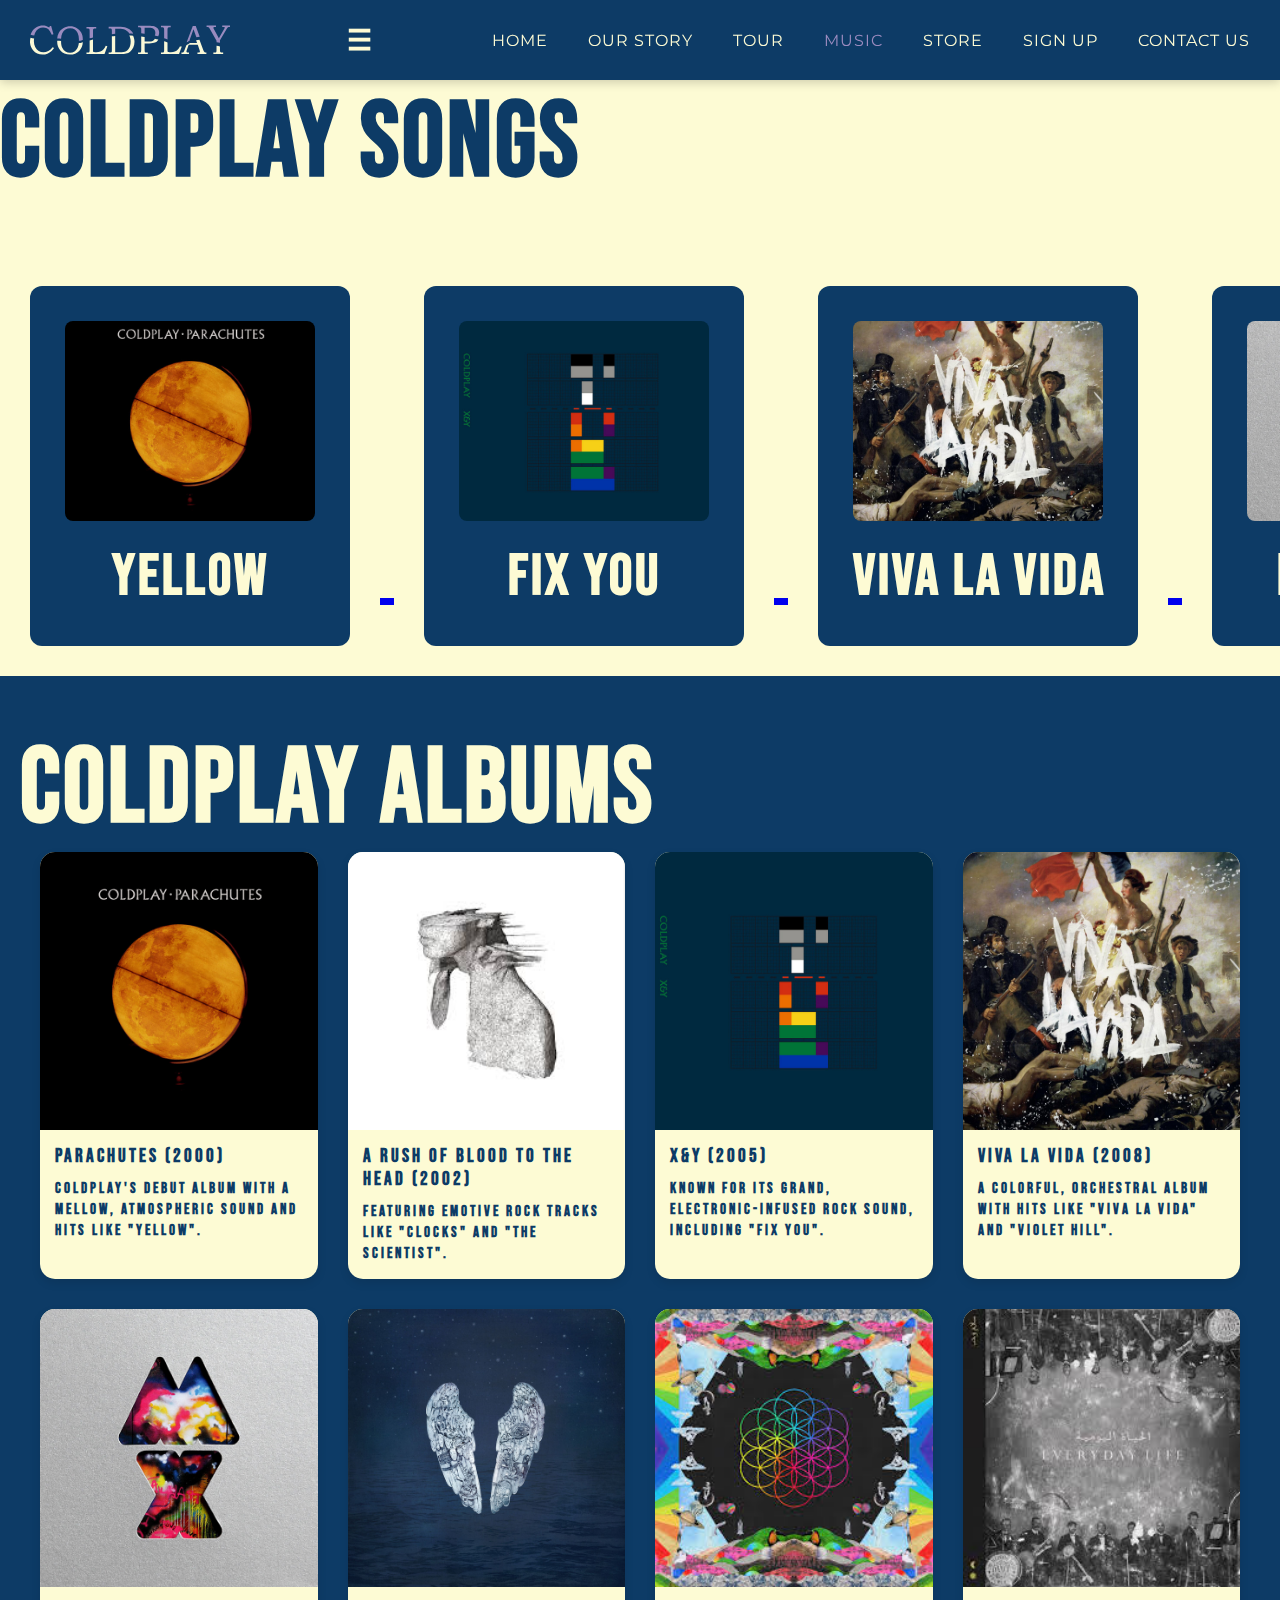
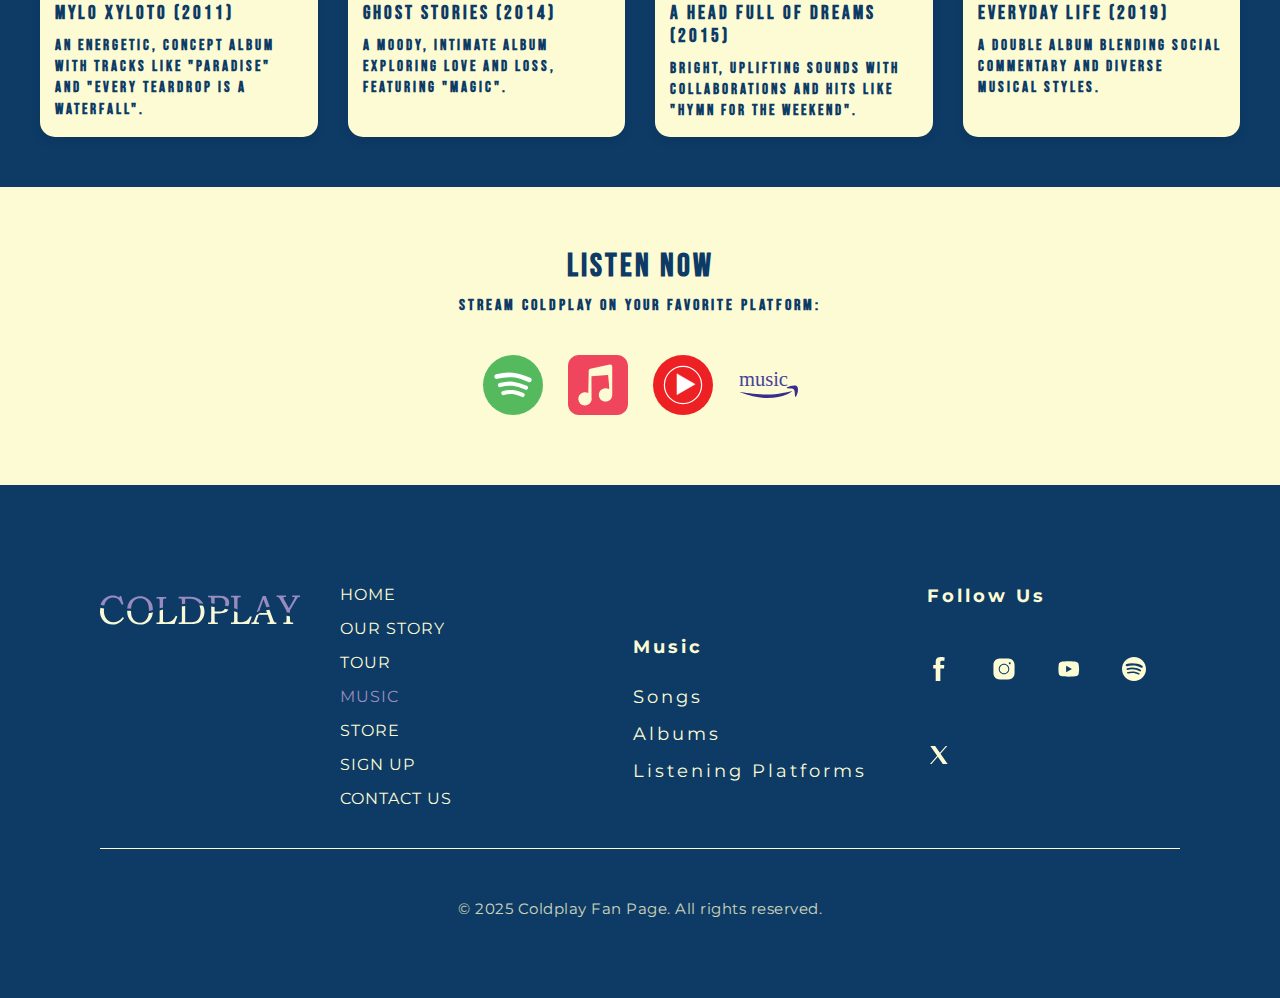
<file: music.html>
<!DOCTYPE html>
<html>
    <head>
        <title>Music</title>
        <meta charset="UTF-8">
        <meta name="viewport" content="width=device-width, initial-scale=1.0">
        <link rel="stylesheet" href="css/style-music.css">
        <link rel="preconnect" href="https://fonts.googleapis.com">
        <link rel="preconnect" href="https://fonts.gstatic.com" crossorigin>
        <link href="https://fonts.googleapis.com/css2?family=Bebas+Neue&family=Montserrat:ital,wght@0,100..900;1,100..900&display=swap" rel="stylesheet">
        <meta name="description" content="Music page of coldplay website">
        <meta name="keywords" content="music, page,Coldplay, website">
        <link href="https://cdn.jsdelivr.net/npm/bootstrap@5.3.8/dist/css/bootstrap.min.css"
        rel="stylesheet" 
        integrity="sha384-sRIl4kxILFvY47J16cr9ZwB07vP4J8+LH7qKQnuqkuIAvNWLzeN8tE5YBujZqJLB" 
        crossorigin="anonymous">
    </head>
<body>

<header class="header">
  <div class="header-container">

    <img src="logo.svg" alt="Coldplay Logo" class="header-logo">

    <input type="checkbox" id="menu-toggle">
    <label for="menu-toggle" class="hamburger d-xl-none">&#9776;</label>

    <nav class="navbar d-none d-xl-flex">
      <a href="index.html" class="navbar-link">Home</a>
      <a href="story.html" class="navbar-link">Our Story</a>
      <a href="Tours.html" class="navbar-link">Tour</a>
      <a href="music.html" class="navbar-link active">Music</a>
      <a href="store.html" class="navbar-link">Store</a>
      <a href="sign up.html" class="navbar-link">Sign Up</a>
      <a href="contact.html" class="navbar-link">Contact Us</a>
    </nav>

    <nav class="sidebar d-xl-none">
      <label for="menu-toggle" class="close-btn">&times;</label>
      <a href="index.html" class="navbar-link">Home</a>
      <a href="story.html" class="navbar-link">Our Story</a>
      <a href="Tours.html" class="navbar-link">Tour</a>
      <a href="music.html" class="navbar-link active">Music</a>
      <a href="store.html" class="navbar-link">Store</a>
      <a href="sign up.html" class="navbar-link">Sign Up</a>
      <a href="contact.html" class="navbar-link">Contact Us</a>
   
<div class="mt-auto">
       <h6 style="color:#fdfbd4">Follow us</h6>
      <div class="sidebar-socials">

        <a href="https://www.facebook.com/coldplay/" target="_blank" aria-label="Facebook">
          <svg xmlns="http://www.w3.org/2000/svg" viewBox="-337 273 123.5 256" width="20" height="20" fill="currentColor">
            <path d="M-260.9,327.8c0-10.3,9.2-14,19.5-14c10.3,0,21.3,3.2,21.3,3.2l6.6-39.2c0,0-14-4.8-47.4-4.8c-20.5,0-32.4,7.8-41.1,19.3
              c-8.2,10.9-8.5,28.4-8.5,39.7v25.7H-337V396h26.5v133h49.6V396h39.3l2.9-38.3h-42.2V327.8z"/>
          </svg>
        </a>

        <a href="https://www.instagram.com/coldplay/?hl=en" target="_blank" aria-label="Instagram">
          <svg xmlns="http://www.w3.org/2000/svg" viewBox="0 0 50 50" width="20" height="20" fill="currentColor">
            <path d="M 16 3 C 8.83 3 3 8.83 3 16 L 3 34 C 3 41.17 8.83 47 16 47 L 34 47 C 41.17 47 47 41.17 47 34 L 47 16 C 47 8.83 41.17 3 34 3 L 16 3 z M 37 11 C 38.1 11 39 11.9 39 13 C 39 14.1 38.1 15 37 15 C 35.9 15 35 14.1 35 13 C 35 11.9 35.9 11 37 11 z M 25 14 C 31.07 14 36 18.93 36 25 C 36 31.07 31.07 36 25 36 C 18.93 36 14 31.07 14 25 C 14 18.93 18.93 14 25 14 z M 25 16 C 20.04 16 16 20.04 16 25 C 16 29.96 20.04 34 25 34 C 29.96 34 34 29.96 34 25 C 34 20.04 29.96 16 25 16 z"/>
        </svg>
        </a>

        <a href="https://www.youtube.com/channel/UCDPM_n1atn2ijUwHd0NNRQw" target="_blank" aria-label="Youtube">
          <svg xmlns="http://www.w3.org/2000/svg" viewBox="0 0 50 50" width="20" height="20" fill="currentColor">
            <path d="M 44.898438 14.5 C 44.5 12.300781 42.601563 10.699219 40.398438 10.199219 C 37.101563 9.5 31 9 24.398438 9 C 17.800781 9 11.601563 9.5 8.300781 10.199219 C 6.101563 10.699219 4.199219 12.199219 3.800781 14.5 C 3.398438 17 3 20.5 3 25 C 3 29.5 3.398438 33 3.898438 35.5 C 4.300781 37.699219 6.199219 39.300781 8.398438 39.800781 C 11.898438 40.5 17.898438 41 24.5 41 C 31.101563 41 37.101563 40.5 40.601563 39.800781 C 42.800781 39.300781 44.699219 37.800781 45.101563 35.5 C 45.5 33 46 29.398438 46.101563 25 C 45.898438 20.5 45.398438 17 44.898438 14.5 Z M 19 32 L 19 18 L 31.199219 25 Z"/>
          </svg>
        </a>

        <a href="https://open.spotify.com/artist/4gzpq5DPGxSnKTe4SA8HAU" target="_blank" aria-label="Spotify">
          <svg xmlns="http://www.w3.org/2000/svg" width="20" height="20" fill="currentColor" viewBox="84 7319 20 20">
            <path d="M99.915,7327.865 C96.692,7325.951 91.375,7325.775 88.297,7326.709 C87.803,7326.858 87.281,7326.58 87.131,7326.085 C86.981,7325.591 87.26,7325.069 87.754,7324.919 C91.287,7323.846 97.159,7324.053 100.87,7326.256 C101.314,7326.52 101.46,7327.094 101.196,7327.538 C100.934,7327.982 100.358,7328.129 99.915,7327.865 L99.915,7327.865 Z M99.81,7330.7 C99.584,7331.067 99.104,7331.182 98.737,7330.957 C96.05,7329.305 91.952,7328.827 88.773,7329.792 C88.36,7329.916 87.925,7329.684 87.8,7329.272 C87.676,7328.86 87.908,7328.425 88.32,7328.3 C91.951,7327.198 96.466,7327.732 99.553,7329.629 C99.92,7329.854 100.035,7330.334 99.81,7330.7 L99.81,7330.7 Z M98.586,7333.423 C98.406,7333.717 98.023,7333.81 97.729,7333.63 C95.381,7332.195 92.425,7331.871 88.944,7332.666 C88.609,7332.743 88.274,7332.533 88.198,7332.197 C88.121,7331.862 88.33,7331.528 88.667,7331.451 C92.476,7330.58 95.743,7330.955 98.379,7332.566 C98.673,7332.746 98.766,7333.129 98.586,7333.423 L98.586,7333.423 Z M94,7319 C88.477,7319 84,7323.477 84,7329 C84,7334.523 88.477,7339 94,7339 C99.523,7339 104,7334.523 104,7329 C104,7323.478 99.523,7319.001 94,7319.001 L94,7319 Z"/>
          </svg>
        </a>

         <a href="https://x.com/coldplay" target="_blank" aria-label="X">
          <svg xmlns="http://www.w3.org/2000/svg" viewBox="0 0 50 50" width="20" height="20" fill="currentColor">
            <path d="M 6.9199219 6 L 21.136719 26.726562 L 6.2285156 44 L 9.40625 44 L 22.544922 28.777344 L 32.986328 44 L 43 44 L 28.123047 22.3125 L 42.203125 6 L 39.027344 6 L 26.716797 20.261719 L 16.933594 6 L 6.9199219 6 z"/>
          </svg>
        </a>
        
      </div>
      </div>
    </nav>
  </div>
</header>



<section id="songs" class="songs-section py-5">
  <div class="container">
    <h2 class="text-center mb-4">Coldplay Songs</h2>

    <div class="d-flex overflow-auto songs-wrapper">

        <a href="https://open.spotify.com/track/3AJwUDP919kvQ9QcozQPxg" target="_blank">
      <div class="song-card me-3 p-3">
        <img src="else/yellow.jpeg" class="song-img mb-2" alt="Yellow">
        <h5>Yellow</h5>
      </div>
      </a>

      
      <a href="https://open.spotify.com/track/7LVHVU3tWfcxj5aiPFEW4Q" target="_blank">
      <div class="song-card me-3 p-3 ">
        <img src="else/fixyou.jpeg" class="song-img mb-2" alt="Fix You">
        <h5>Fix You</h5>
      </div>
      </a>

      <a href="https://open.spotify.com/track/1mea3bSkSGXuIRvnydlB5b"  target="_blank">
      <div class="song-card me-3 p-3 ">
        <img src="else/vivalavida.jpg" class="song-img mb-2" alt="Viva la Vida">
        <h5>Viva la Vida</h5>
      </div>
    </a>

    <a href="https://open.spotify.com/track/6nek1Nin9q48AVZcWs9e9D" target="_blank">
      <div class="song-card me-3 p-3 ">
        <img src="else/paradise.jpeg" class="song-img mb-2" alt="Paradise">
        <h5>Paradise</h5>
      </div>
      </a>

      <a href="https://open.spotify.com/track/0FDzzruyVECATHXKHFs9eJ" target="_blank">
      <div class="song-card me-3 p-3 ">
        <img src="else/skyfullofstars.jpeg" class="song-img mb-2" alt="A Sky Full of Stars">
        <h5>A Sky Full of Stars</h5>
      </div>
      </a>

      <a href="https://open.spotify.com/track/0BCPKOYdS2jbQ8iyB56Zns" target="_blank">
       <div class="song-card me-3 p-3 ">
        <img src="else/clocks.jpeg" class="song-img mb-2" alt="Clocks">
        <h5>Clocks</h5>
      </div>
      </a>

      <a href="https://open.spotify.com/track/7D0RhFcb3CrfPuTJ0obrod" target="_blank">
       <div class="song-card me-3 p-3 ">
        <img src="else/yellow.jpeg" class="song-img mb-2" alt="Sparks">
        <h5>Sparks</h5>
      </div>
      </a>

    </div>
  </div>
</section>

<section id="albums" class="albums-section">
  
    <h2 class="text-center mb-4">Coldplay Albums</h2>
  <div class="albums-container">

    

    <div class="album-card">
      <img src="else/yellow.jpeg" alt="Parachutes Album Cover">
      <div class="album-info">
        <h3>Parachutes (2000)</h3>
        <p>Coldplay's debut album with a mellow, atmospheric sound and hits like "Yellow".</p>
      </div>
    </div>
    
    <div class="album-card">
      <img src="else/clocks.jpeg" alt="A Rush of Blood to the Head Album Cover">
      <div class="album-info">
        <h3>A Rush of Blood to the Head (2002)</h3>
        <p>Featuring emotive rock tracks like "Clocks" and "The Scientist".</p>
      </div>
    </div>

    <div class="album-card">
      <img src="else/fixyou.jpeg" alt="X&Y Album Cover">
      <div class="album-info">
        <h3>X&Y (2005)</h3>
        <p>Known for its grand, electronic-infused rock sound, including "Fix You".</p>
      </div>
    </div>

    <div class="album-card">
      <img src="else/vivalavida.jpg" alt="Viva la Vida or Death and All His Friends Album Cover">
      <div class="album-info">
        <h3>Viva la Vida (2008)</h3>
        <p>A colorful, orchestral album with hits like "Viva la Vida" and "Violet Hill".</p>
      </div>
    </div>

    <div class="album-card">
      <img src="else/paradise.jpeg" alt="Mylo Xyloto Album Cover">
      <div class="album-info">
        <h3>Mylo Xyloto (2011)</h3>
        <p>An energetic, concept album with tracks like "Paradise" and "Every Teardrop Is a Waterfall".</p>
      </div>
    </div>

    <div class="album-card">
      <img src="else/skyfullofstars.jpeg" alt="Ghost Stories Album Cover">
      <div class="album-info">
        <h3>Ghost Stories (2014)</h3>
        <p>A moody, intimate album exploring love and loss, featuring "Magic".</p>
      </div>
    </div>

    <div class="album-card">
      <img src="else/adventureofalifetime.jpeg" alt="A Head Full of Dreams Album Cover">
      <div class="album-info">
        <h3>A Head Full of Dreams (2015)</h3>
        <p>Bright, uplifting sounds with collaborations and hits like "Hymn for the Weekend".</p>
      </div>
    </div>

    <div class="album-card">
      <img src="else/everydaylife.jpeg" alt="Everyday Life Album Cover">
      <div class="album-info">
        <h3>Everyday Life (2019)</h3>
        <p>A double album blending social commentary and diverse musical styles.</p>
      </div>
    </div>
  </div>
</section>

<section id="platforms" class="listen-now-section">
  <div class="listen-container">
    <h2>Listen Now</h2>
    <p>Stream Coldplay on your favorite platform:</p>
    <div class="platforms">
      <a href="https://open.spotify.com/artist/4gzpq5DPGxSnKTe4SA8HAU" target="_blank" class="platform">
        <img src="icons/spotify.svg" alt="Spotify">
      </a>
      <a href="https://music.apple.com/artist/coldplay/471744" target="_blank" class="platform">
        <img src="icons/applemusic.svg" alt="Apple Music">
      </a>
      <a href="https://music.youtube.com/channel/UCg9p0Zwrx4Bf-kx8wVxT0Vg" target="_blank" class="platform">
        <img src="icons/youtubemusic.svg" alt="YouTube Music">
      </a>
      <a href="https://www.amazon.com/COLDPLAY/e/B000APF00W" target="_blank" class="platform">
        <img src="icons/amazon music.svg" alt="Amazon Music">
      </a>
    </div>
  </div>
</section>


<footer class="footer">
  <div class="footer-container">
    <div class="footer-content">

      <img src="logo.svg" alt="Coldplay Logo" class="footer-logo">

      <div class="footer-links">
        <a href="index.html" class="footer-link">Home</a>
        <a href="story.html" class="footer-link">Our Story</a>
        <a href="Tours.html" class="footer-link">Tour</a>
        <a href="music.html" class="footer-link active">Music</a>
        <a href="store.html" class="footer-link">Store</a>
        <a href="sign up.html" class="footer-link">Sign Up</a>
        <a href="contact.html" class="footer-link">Contact Us</a>
      </div>
      
       <div class="footer-page">
        <b><a href="music.html" >Music</a></b>
        <a href="#songs">Songs</a>
        <a href="#albums">Albums</a>
        <a href="#platforms">Listening Platforms</a>
      </div>


      <div class="footer-socials">
        <h4>Follow Us</h4>


        <a href="https://www.facebook.com/coldplay/" target="_blank" aria-label="Facebook">
          <svg xmlns="http://www.w3.org/2000/svg" viewBox="-337 273 123.5 256" width="24" height="24" fill="currentColor">
            <path d="M-260.9,327.8c0-10.3,9.2-14,19.5-14c10.3,0,21.3,3.2,21.3,3.2l6.6-39.2c0,0-14-4.8-47.4-4.8c-20.5,0-32.4,7.8-41.1,19.3
              c-8.2,10.9-8.5,28.4-8.5,39.7v25.7H-337V396h26.5v133h49.6V396h39.3l2.9-38.3h-42.2V327.8z"/>
          </svg>
        </a>


        <a href="https://www.instagram.com/coldplay/?hl=en" target="_blank" aria-label="Instagram">
          <svg xmlns="http://www.w3.org/2000/svg" viewBox="0 0 50 50" width="24" height="24" fill="currentColor">
            <path d="M 16 3 C 8.83 3 3 8.83 3 16 L 3 34 C 3 41.17 8.83 47 16 47 L 34 47 C 41.17 47 47 41.17 47 34 L 47 16 C 47 8.83 41.17 3 34 3 L 16 3 z M 37 11 C 38.1 11 39 11.9 39 13 C 39 14.1 38.1 15 37 15 C 35.9 15 35 14.1 35 13 C 35 11.9 35.9 11 37 11 z M 25 14 C 31.07 14 36 18.93 36 25 C 36 31.07 31.07 36 25 36 C 18.93 36 14 31.07 14 25 C 14 18.93 18.93 14 25 14 z M 25 16 C 20.04 16 16 20.04 16 25 C 16 29.96 20.04 34 25 34 C 29.96 34 34 29.96 34 25 C 34 20.04 29.96 16 25 16 z"/>
        </svg>
        </a>


        <a href="https://www.youtube.com/channel/UCDPM_n1atn2ijUwHd0NNRQw" target="_blank" aria-label="Youtube">
          <svg xmlns="http://www.w3.org/2000/svg" viewBox="0 0 50 50" width="24" height="24" fill="currentColor">
            <path d="M 44.898438 14.5 C 44.5 12.300781 42.601563 10.699219 40.398438 10.199219 C 37.101563 9.5 31 9 24.398438 9 C 17.800781 9 11.601563 9.5 8.300781 10.199219 C 6.101563 10.699219 4.199219 12.199219 3.800781 14.5 C 3.398438 17 3 20.5 3 25 C 3 29.5 3.398438 33 3.898438 35.5 C 4.300781 37.699219 6.199219 39.300781 8.398438 39.800781 C 11.898438 40.5 17.898438 41 24.5 41 C 31.101563 41 37.101563 40.5 40.601563 39.800781 C 42.800781 39.300781 44.699219 37.800781 45.101563 35.5 C 45.5 33 46 29.398438 46.101563 25 C 45.898438 20.5 45.398438 17 44.898438 14.5 Z M 19 32 L 19 18 L 31.199219 25 Z"/>
          </svg>
        </a>


        <a href="https://open.spotify.com/artist/4gzpq5DPGxSnKTe4SA8HAU" target="_blank" aria-label="Spotify">
          <svg xmlns="http://www.w3.org/2000/svg" width="24" height="24" fill="currentColor" viewBox="84 7319 20 20">
            <path d="M99.915,7327.865 C96.692,7325.951 91.375,7325.775 88.297,7326.709 C87.803,7326.858 87.281,7326.58 87.131,7326.085 C86.981,7325.591 87.26,7325.069 87.754,7324.919 C91.287,7323.846 97.159,7324.053 100.87,7326.256 C101.314,7326.52 101.46,7327.094 101.196,7327.538 C100.934,7327.982 100.358,7328.129 99.915,7327.865 L99.915,7327.865 Z M99.81,7330.7 C99.584,7331.067 99.104,7331.182 98.737,7330.957 C96.05,7329.305 91.952,7328.827 88.773,7329.792 C88.36,7329.916 87.925,7329.684 87.8,7329.272 C87.676,7328.86 87.908,7328.425 88.32,7328.3 C91.951,7327.198 96.466,7327.732 99.553,7329.629 C99.92,7329.854 100.035,7330.334 99.81,7330.7 L99.81,7330.7 Z M98.586,7333.423 C98.406,7333.717 98.023,7333.81 97.729,7333.63 C95.381,7332.195 92.425,7331.871 88.944,7332.666 C88.609,7332.743 88.274,7332.533 88.198,7332.197 C88.121,7331.862 88.33,7331.528 88.667,7331.451 C92.476,7330.58 95.743,7330.955 98.379,7332.566 C98.673,7332.746 98.766,7333.129 98.586,7333.423 L98.586,7333.423 Z M94,7319 C88.477,7319 84,7323.477 84,7329 C84,7334.523 88.477,7339 94,7339 C99.523,7339 104,7334.523 104,7329 C104,7323.478 99.523,7319.001 94,7319.001 L94,7319 Z"/>
          </svg>
        </a>

       
        <a href="https://x.com/coldplay" target="_blank" aria-label="X">
          <svg xmlns="http://www.w3.org/2000/svg" viewBox="0 0 50 50" width="24" height="24" fill="currentColor">
            <path d="M 6.9199219 6 L 21.136719 26.726562 L 6.2285156 44 L 9.40625 44 L 22.544922 28.777344 L 32.986328 44 L 43 44 L 28.123047 22.3125 L 42.203125 6 L 39.027344 6 L 26.716797 20.261719 L 16.933594 6 L 6.9199219 6 z"/>
          </svg>
        </a>
      </div>

      </div>

    <div class="footer-bottom">
      <p class="footer-copy">&copy; 2025 Coldplay Fan Page. All rights reserved.</p>
    </div>
  </div>
</footer>

</body>
</html>
</file>
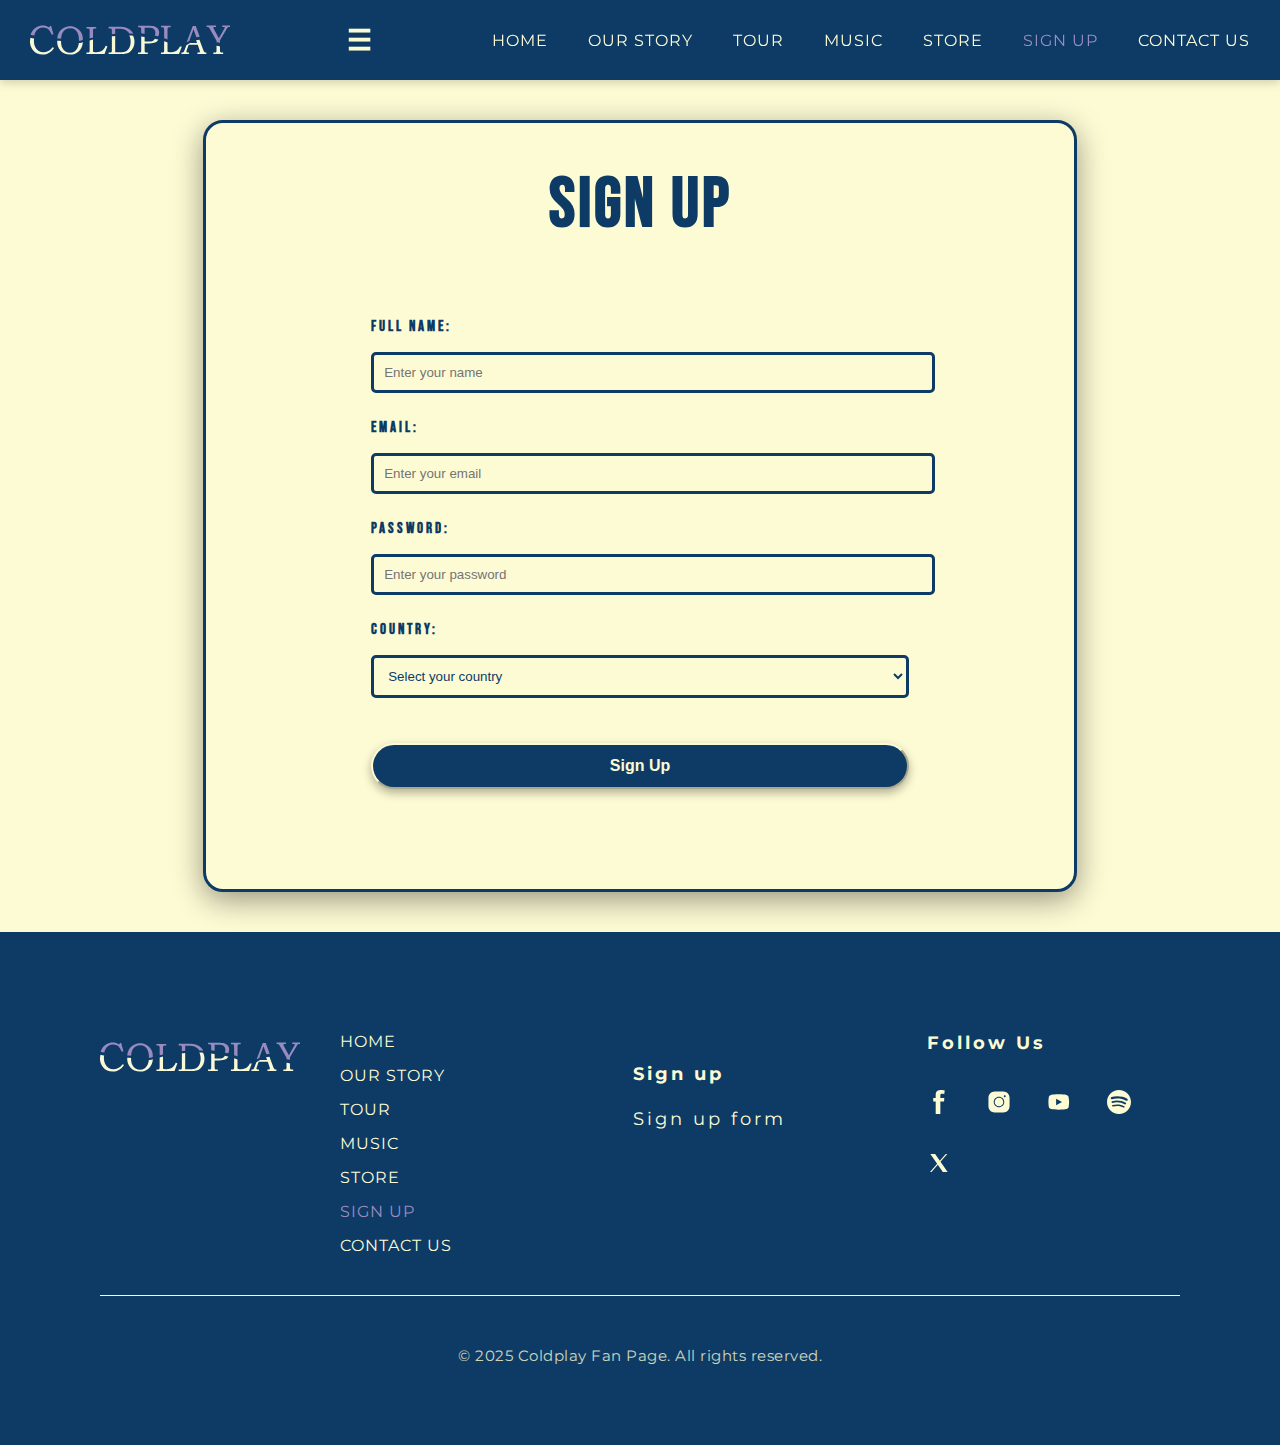
<file: sign up.html>
<!DOCTYPE html>
<html>
    <head>
        <title>Sign Up</title>
        <meta charset="UTF-8">
        <meta name="viewport" content="width=device-width, initial-scale=1.0">
        <link rel="stylesheet" href="css/style-signup.css">
        <link rel="preconnect" href="https://fonts.googleapis.com">
        <link rel="preconnect" href="https://fonts.gstatic.com" crossorigin>
        <link href="https://fonts.googleapis.com/css2?family=Bebas+Neue&family=Montserrat:ital,wght@0,100..900;1,100..900&display=swap" rel="stylesheet">
        <meta name="description" content="Sign up page of coldplay website">
        <meta name="keywords" content="sign up, page,Coldplay, website">
         <link href="https://cdn.jsdelivr.net/npm/bootstrap@5.3.8/dist/css/bootstrap.min.css"
        rel="stylesheet" 
        integrity="sha384-sRIl4kxILFvY47J16cr9ZwB07vP4J8+LH7qKQnuqkuIAvNWLzeN8tE5YBujZqJLB" 
        crossorigin="anonymous">



        
    </head>
    <body>
 <header class="header">
  <div class="header-container">

    <img src="logo.svg" alt="Coldplay Logo" class="header-logo">

    <input type="checkbox" id="menu-toggle">
    <label for="menu-toggle" class="hamburger d-xl-none">&#9776;</label>

    <nav class="navbar d-none d-xl-flex">
      <a href="index.html" class="navbar-link">Home</a>
      <a href="story.html" class="navbar-link">Our Story</a>
      <a href="Tours.html" class="navbar-link">Tour</a>
      <a href="music.html" class="navbar-link">Music</a>
      <a href="store.html" class="navbar-link">Store</a>
      <a href="sign up.html" class="navbar-link active">Sign Up</a>
      <a href="contact.html" class="navbar-link">Contact Us</a>
    </nav>

    <nav class="sidebar d-xl-none">
      <label for="menu-toggle" class="close-btn">&times;</label>
      <a href="index.html" class="navbar-link ">Home</a>
      <a href="story.html" class="navbar-link">Our Story</a>
      <a href="Tours.html" class="navbar-link">Tour</a>
      <a href="music.html" class="navbar-link">Music</a>
      <a href="store.html" class="navbar-link">Store</a>
      <a href="sign up.html" class="navbar-link active">Sign Up</a>
      <a href="contact.html" class="navbar-link">Contact Us</a>
   
<div class="mt-auto">
       <h6 style="color:#fdfbd4">Follow us</h6>
      <div class="sidebar-socials">

        <a href="https://www.facebook.com/coldplay/" target="_blank" aria-label="Facebook">
          <svg xmlns="http://www.w3.org/2000/svg" viewBox="-337 273 123.5 256" width="20" height="20" fill="currentColor">
            <path d="M-260.9,327.8c0-10.3,9.2-14,19.5-14c10.3,0,21.3,3.2,21.3,3.2l6.6-39.2c0,0-14-4.8-47.4-4.8c-20.5,0-32.4,7.8-41.1,19.3
              c-8.2,10.9-8.5,28.4-8.5,39.7v25.7H-337V396h26.5v133h49.6V396h39.3l2.9-38.3h-42.2V327.8z"/>
          </svg>
        </a>

        <a href="https://www.instagram.com/coldplay/?hl=en" target="_blank" aria-label="Instagram">
          <svg xmlns="http://www.w3.org/2000/svg" viewBox="0 0 50 50" width="20" height="20" fill="currentColor">
            <path d="M 16 3 C 8.83 3 3 8.83 3 16 L 3 34 C 3 41.17 8.83 47 16 47 L 34 47 C 41.17 47 47 41.17 47 34 L 47 16 C 47 8.83 41.17 3 34 3 L 16 3 z M 37 11 C 38.1 11 39 11.9 39 13 C 39 14.1 38.1 15 37 15 C 35.9 15 35 14.1 35 13 C 35 11.9 35.9 11 37 11 z M 25 14 C 31.07 14 36 18.93 36 25 C 36 31.07 31.07 36 25 36 C 18.93 36 14 31.07 14 25 C 14 18.93 18.93 14 25 14 z M 25 16 C 20.04 16 16 20.04 16 25 C 16 29.96 20.04 34 25 34 C 29.96 34 34 29.96 34 25 C 34 20.04 29.96 16 25 16 z"/>
        </svg>
        </a>

        <a href="https://www.youtube.com/channel/UCDPM_n1atn2ijUwHd0NNRQw" target="_blank" aria-label="Youtube">
          <svg xmlns="http://www.w3.org/2000/svg" viewBox="0 0 50 50" width="20" height="20" fill="currentColor">
            <path d="M 44.898438 14.5 C 44.5 12.300781 42.601563 10.699219 40.398438 10.199219 C 37.101563 9.5 31 9 24.398438 9 C 17.800781 9 11.601563 9.5 8.300781 10.199219 C 6.101563 10.699219 4.199219 12.199219 3.800781 14.5 C 3.398438 17 3 20.5 3 25 C 3 29.5 3.398438 33 3.898438 35.5 C 4.300781 37.699219 6.199219 39.300781 8.398438 39.800781 C 11.898438 40.5 17.898438 41 24.5 41 C 31.101563 41 37.101563 40.5 40.601563 39.800781 C 42.800781 39.300781 44.699219 37.800781 45.101563 35.5 C 45.5 33 46 29.398438 46.101563 25 C 45.898438 20.5 45.398438 17 44.898438 14.5 Z M 19 32 L 19 18 L 31.199219 25 Z"/>
          </svg>
        </a>

        <a href="https://open.spotify.com/artist/4gzpq5DPGxSnKTe4SA8HAU" target="_blank" aria-label="Spotify">
          <svg xmlns="http://www.w3.org/2000/svg" width="20" height="20" fill="currentColor" viewBox="84 7319 20 20">
            <path d="M99.915,7327.865 C96.692,7325.951 91.375,7325.775 88.297,7326.709 C87.803,7326.858 87.281,7326.58 87.131,7326.085 C86.981,7325.591 87.26,7325.069 87.754,7324.919 C91.287,7323.846 97.159,7324.053 100.87,7326.256 C101.314,7326.52 101.46,7327.094 101.196,7327.538 C100.934,7327.982 100.358,7328.129 99.915,7327.865 L99.915,7327.865 Z M99.81,7330.7 C99.584,7331.067 99.104,7331.182 98.737,7330.957 C96.05,7329.305 91.952,7328.827 88.773,7329.792 C88.36,7329.916 87.925,7329.684 87.8,7329.272 C87.676,7328.86 87.908,7328.425 88.32,7328.3 C91.951,7327.198 96.466,7327.732 99.553,7329.629 C99.92,7329.854 100.035,7330.334 99.81,7330.7 L99.81,7330.7 Z M98.586,7333.423 C98.406,7333.717 98.023,7333.81 97.729,7333.63 C95.381,7332.195 92.425,7331.871 88.944,7332.666 C88.609,7332.743 88.274,7332.533 88.198,7332.197 C88.121,7331.862 88.33,7331.528 88.667,7331.451 C92.476,7330.58 95.743,7330.955 98.379,7332.566 C98.673,7332.746 98.766,7333.129 98.586,7333.423 L98.586,7333.423 Z M94,7319 C88.477,7319 84,7323.477 84,7329 C84,7334.523 88.477,7339 94,7339 C99.523,7339 104,7334.523 104,7329 C104,7323.478 99.523,7319.001 94,7319.001 L94,7319 Z"/>
          </svg>
        </a>

         <a href="https://x.com/coldplay" target="_blank" aria-label="X">
          <svg xmlns="http://www.w3.org/2000/svg" viewBox="0 0 50 50" width="20" height="20" fill="currentColor">
            <path d="M 6.9199219 6 L 21.136719 26.726562 L 6.2285156 44 L 9.40625 44 L 22.544922 28.777344 L 32.986328 44 L 43 44 L 28.123047 22.3125 L 42.203125 6 L 39.027344 6 L 26.716797 20.261719 L 16.933594 6 L 6.9199219 6 z"/>
          </svg>
        </a>
        
      </div>
      </div>
</nav>
  </div>
</header>


<div id="form" class="all">
    <div class="form-box">
        <h3 style="text-align:center;font-family:'Bebas Neue', arial, sans-serif;font-size: 70px">Sign Up</h3>
        <div class="form">

            <label for="name"><b>Full Name:</b></label></br>
            <input type="text" id="name" placeholder="Enter your name" required></br>

            <label for="email"><b>Email:</b></label></br>
            <input type="email" id="email" placeholder="Enter your email" required></br>

            <label for="password"><b>Password:</b></label></br>
            <input type="password" id="password" placeholder="Enter your password" required></br>

            
                <label for="country"><b>Country:</b></label></br>
            <dropdown>
                <select  id="country" required>
                    <option value="" disabled selected>Select your country</option>
                    <option value="usa">United States</option>
                    <option value="uk">United Kingdom</option>
                    <option value="canada">Canada</option>
                    <option value="australia">Australia</option>
                    <option value="other">Other</option>
                    </select></dropdown>
            

            <button class="button2" type="submit" >
                Sign Up
            </button>

          </div>

    </div>

</div>


<footer class="footer">
  <div class="footer-container">
    <div class="footer-content">

      <img src="logo.svg" alt="Coldplay Logo" class="footer-logo">

      <div class="footer-links">
        <a href="index.html" class="footer-link">Home</a>
        <a href="story.html" class="footer-link">Our Story</a>
        <a href="Tours.html" class="footer-link">Tour</a>
        <a href="music.html" class="footer-link">Music</a>
        <a href="store.html" class="footer-link">Store</a>
        <a href="sign up.html" class="footer-link active">Sign Up</a>
        <a href="contact.html" class="footer-link">Contact Us</a>
      </div>
      
       <div class="footer-page">
        <b><a href="sign up.html" >Sign up</a></b>
        <a href="#form">Sign up form</a>
      </div>

      <div class="footer-socials">
        <h4>Follow Us</h4>


        <a href="https://www.facebook.com/coldplay/" target="_blank" aria-label="Facebook">
          <svg xmlns="http://www.w3.org/2000/svg" viewBox="-337 273 123.5 256" width="24" height="24" fill="currentColor">
            <path d="M-260.9,327.8c0-10.3,9.2-14,19.5-14c10.3,0,21.3,3.2,21.3,3.2l6.6-39.2c0,0-14-4.8-47.4-4.8c-20.5,0-32.4,7.8-41.1,19.3
              c-8.2,10.9-8.5,28.4-8.5,39.7v25.7H-337V396h26.5v133h49.6V396h39.3l2.9-38.3h-42.2V327.8z"/>
          </svg>
        </a>


        <a href="https://www.instagram.com/coldplay/?hl=en" target="_blank" aria-label="Instagram">
          <svg xmlns="http://www.w3.org/2000/svg" viewBox="0 0 50 50" width="24" height="24" fill="currentColor">
            <path d="M 16 3 C 8.83 3 3 8.83 3 16 L 3 34 C 3 41.17 8.83 47 16 47 L 34 47 C 41.17 47 47 41.17 47 34 L 47 16 C 47 8.83 41.17 3 34 3 L 16 3 z M 37 11 C 38.1 11 39 11.9 39 13 C 39 14.1 38.1 15 37 15 C 35.9 15 35 14.1 35 13 C 35 11.9 35.9 11 37 11 z M 25 14 C 31.07 14 36 18.93 36 25 C 36 31.07 31.07 36 25 36 C 18.93 36 14 31.07 14 25 C 14 18.93 18.93 14 25 14 z M 25 16 C 20.04 16 16 20.04 16 25 C 16 29.96 20.04 34 25 34 C 29.96 34 34 29.96 34 25 C 34 20.04 29.96 16 25 16 z"/>
        </svg>
        </a>


        <a href="https://www.youtube.com/channel/UCDPM_n1atn2ijUwHd0NNRQw" target="_blank" aria-label="Youtube">
          <svg xmlns="http://www.w3.org/2000/svg" viewBox="0 0 50 50" width="24" height="24" fill="currentColor">
            <path d="M 44.898438 14.5 C 44.5 12.300781 42.601563 10.699219 40.398438 10.199219 C 37.101563 9.5 31 9 24.398438 9 C 17.800781 9 11.601563 9.5 8.300781 10.199219 C 6.101563 10.699219 4.199219 12.199219 3.800781 14.5 C 3.398438 17 3 20.5 3 25 C 3 29.5 3.398438 33 3.898438 35.5 C 4.300781 37.699219 6.199219 39.300781 8.398438 39.800781 C 11.898438 40.5 17.898438 41 24.5 41 C 31.101563 41 37.101563 40.5 40.601563 39.800781 C 42.800781 39.300781 44.699219 37.800781 45.101563 35.5 C 45.5 33 46 29.398438 46.101563 25 C 45.898438 20.5 45.398438 17 44.898438 14.5 Z M 19 32 L 19 18 L 31.199219 25 Z"/>
          </svg>
        </a>


        <a href="https://open.spotify.com/artist/4gzpq5DPGxSnKTe4SA8HAU" target="_blank" aria-label="Spotify">
          <svg xmlns="http://www.w3.org/2000/svg" width="24" height="24" fill="currentColor" viewBox="84 7319 20 20">
            <path d="M99.915,7327.865 C96.692,7325.951 91.375,7325.775 88.297,7326.709 C87.803,7326.858 87.281,7326.58 87.131,7326.085 C86.981,7325.591 87.26,7325.069 87.754,7324.919 C91.287,7323.846 97.159,7324.053 100.87,7326.256 C101.314,7326.52 101.46,7327.094 101.196,7327.538 C100.934,7327.982 100.358,7328.129 99.915,7327.865 L99.915,7327.865 Z M99.81,7330.7 C99.584,7331.067 99.104,7331.182 98.737,7330.957 C96.05,7329.305 91.952,7328.827 88.773,7329.792 C88.36,7329.916 87.925,7329.684 87.8,7329.272 C87.676,7328.86 87.908,7328.425 88.32,7328.3 C91.951,7327.198 96.466,7327.732 99.553,7329.629 C99.92,7329.854 100.035,7330.334 99.81,7330.7 L99.81,7330.7 Z M98.586,7333.423 C98.406,7333.717 98.023,7333.81 97.729,7333.63 C95.381,7332.195 92.425,7331.871 88.944,7332.666 C88.609,7332.743 88.274,7332.533 88.198,7332.197 C88.121,7331.862 88.33,7331.528 88.667,7331.451 C92.476,7330.58 95.743,7330.955 98.379,7332.566 C98.673,7332.746 98.766,7333.129 98.586,7333.423 L98.586,7333.423 Z M94,7319 C88.477,7319 84,7323.477 84,7329 C84,7334.523 88.477,7339 94,7339 C99.523,7339 104,7334.523 104,7329 C104,7323.478 99.523,7319.001 94,7319.001 L94,7319 Z"/>
          </svg>
        </a>

        <a href="https://x.com/coldplay" target="_blank" aria-label="X">
          <svg xmlns="http://www.w3.org/2000/svg" viewBox="0 0 50 50" width="24" height="24" fill="currentColor">
            <path d="M 6.9199219 6 L 21.136719 26.726562 L 6.2285156 44 L 9.40625 44 L 22.544922 28.777344 L 32.986328 44 L 43 44 L 28.123047 22.3125 L 42.203125 6 L 39.027344 6 L 26.716797 20.261719 L 16.933594 6 L 6.9199219 6 z"/>
          </svg>
        </a>
      </div>

      </div>
      
       <div class="footer-bottom">
      <p class="footer-copy">&copy; 2025 Coldplay Fan Page. All rights reserved.</p>
    </div>
    
  </div>
</footer>


    </body>
</html>
</file>
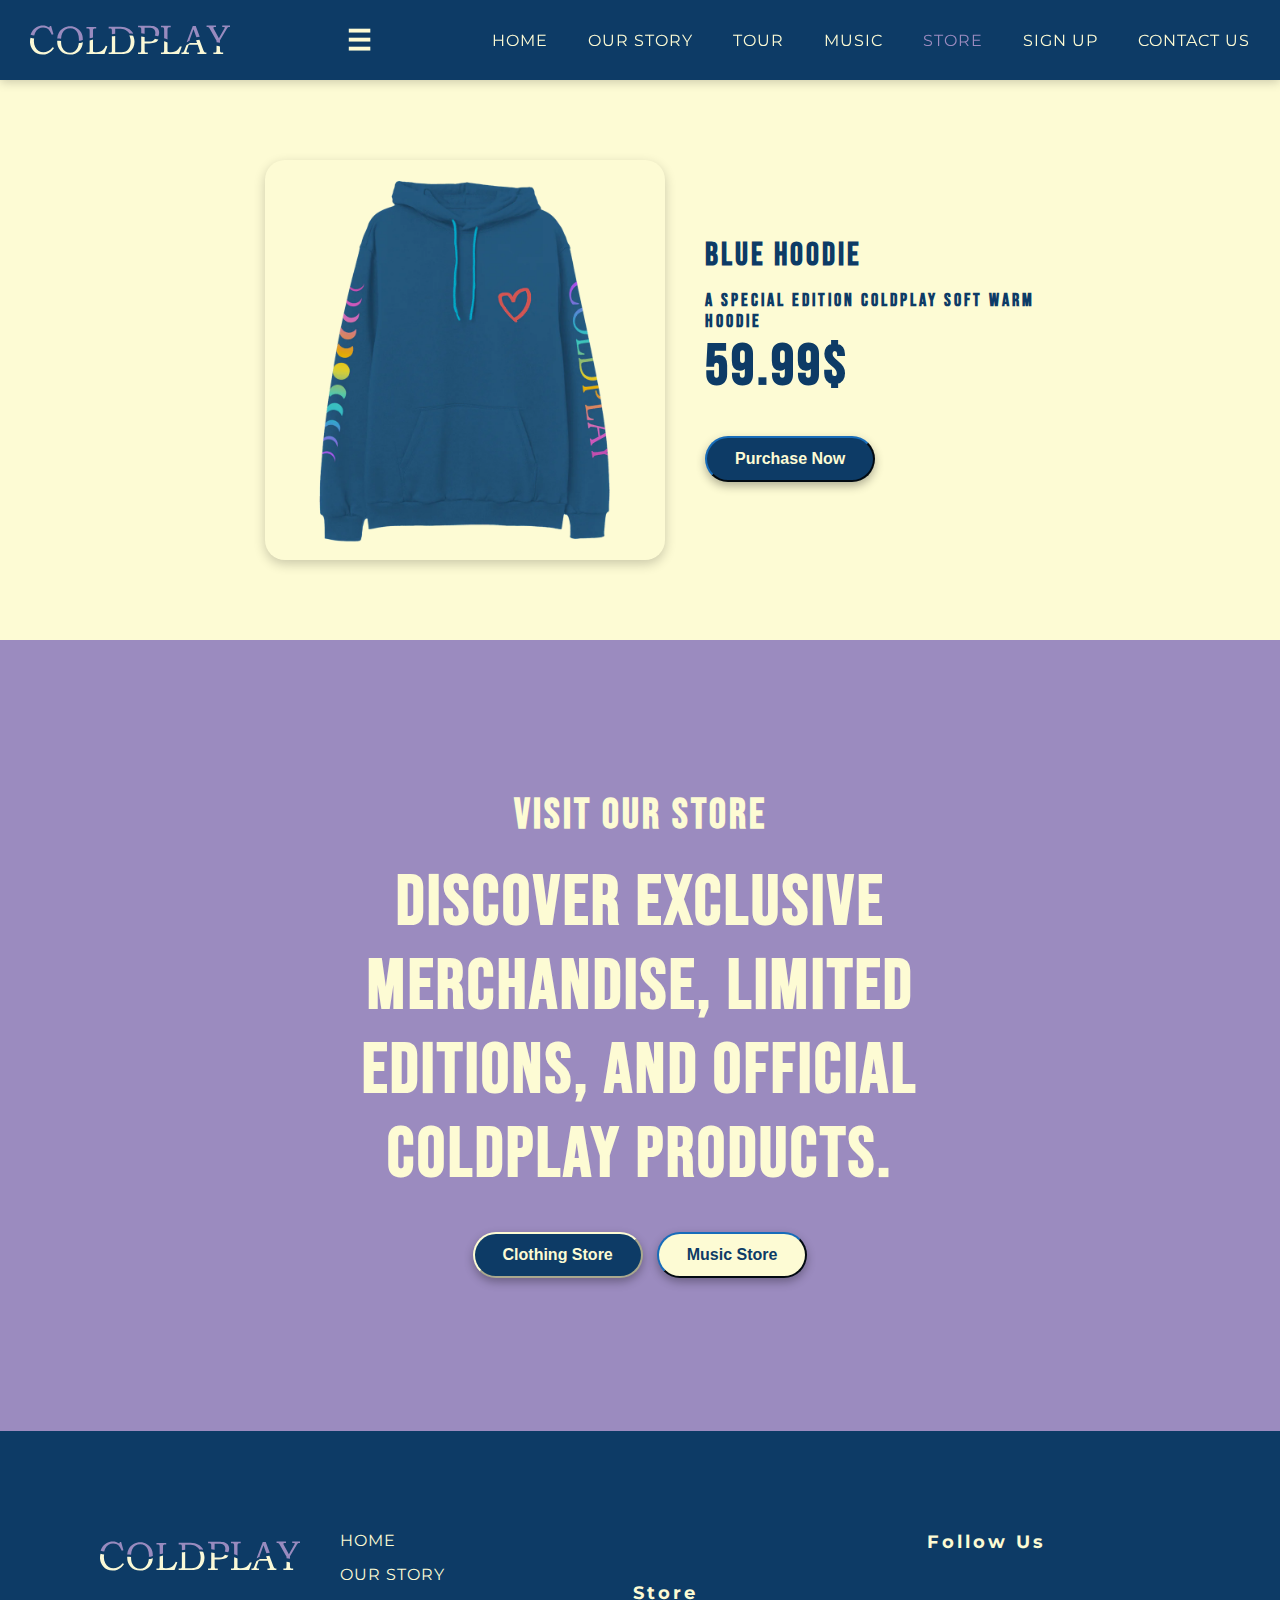
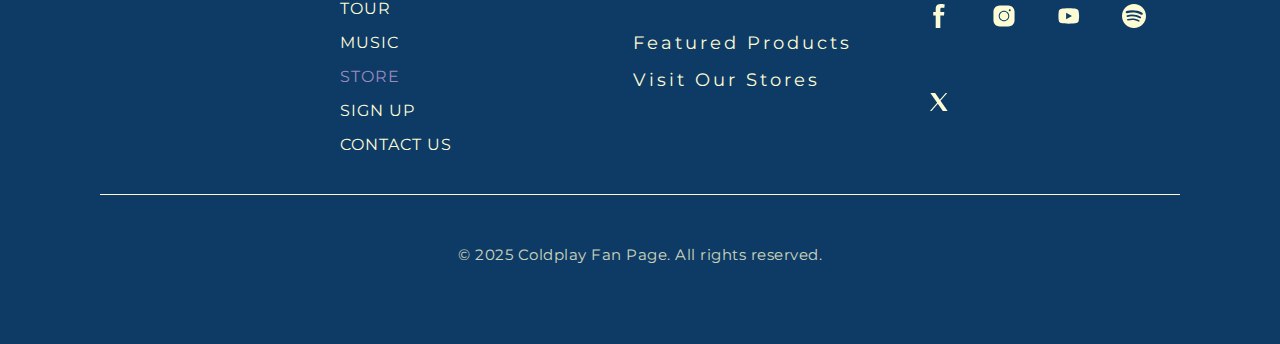
<file: store.html>
<!DOCTYPE html>
<html>
    <head>
        <title>Store</title>
        <meta charset="UTF-8">
        <meta name="viewport" content="width=device-width, initial-scale=1.0">
        <link rel="stylesheet" href="css/style-store.css">
        <link rel="preconnect" href="https://fonts.googleapis.com">
        <link rel="preconnect" href="https://fonts.gstatic.com" crossorigin>
        <link href="https://fonts.googleapis.com/css2?family=Bebas+Neue&family=Montserrat:ital,wght@0,100..900;1,100..900&display=swap" rel="stylesheet">
        <meta name="description" content="Store page of coldplay website">
        <meta name="keywords" content="store, page,Coldplay, website">
        <link href="https://cdn.jsdelivr.net/npm/bootstrap@5.3.8/dist/css/bootstrap.min.css" 
        rel="stylesheet" 
        integrity="sha384-sRIl4kxILFvY47J16cr9ZwB07vP4J8+LH7qKQnuqkuIAvNWLzeN8tE5YBujZqJLB" 
        crossorigin="anonymous">
        
    </head>

<body>
<header class="header">
  <div class="header-container">

    <img src="logo.svg" alt="Coldplay Logo" class="header-logo">

    <input type="checkbox" id="menu-toggle">
    <label for="menu-toggle" class="hamburger d-xl-none">&#9776;</label>

    <nav class="navbar d-none d-xl-flex">
      <a href="index.html" class="navbar-link">Home</a>
      <a href="story.html" class="navbar-link">Our Story</a>
      <a href="Tours.html" class="navbar-link">Tour</a>
      <a href="music.html" class="navbar-link">Music</a>
      <a href="store.html" class="navbar-link active">Store</a>
      <a href="sign up.html" class="navbar-link">Sign Up</a>
      <a href="contact.html" class="navbar-link">Contact Us</a>
    </nav>

    <nav class="sidebar d-xl-none">
      <label for="menu-toggle" class="close-btn">&times;</label>
      <a href="index.html" class="navbar-link">Home</a>
      <a href="story.html" class="navbar-link">Our Story</a>
      <a href="Tours.html" class="navbar-link">Tour</a>
      <a href="music.html" class="navbar-link">Music</a>
      <a href="store.html" class="navbar-link active">Store</a>
      <a href="sign up.html" class="navbar-link">Sign Up</a>
      <a href="contact.html" class="navbar-link">Contact Us</a>
   
<div class="mt-auto">
       <h6 style="color:#fdfbd4">Follow us</h6>
      <div class="sidebar-socials">

        <a href="https://www.facebook.com/coldplay/" target="_blank" aria-label="Facebook">
          <svg xmlns="http://www.w3.org/2000/svg" viewBox="-337 273 123.5 256" width="20" height="20" fill="currentColor">
            <path d="M-260.9,327.8c0-10.3,9.2-14,19.5-14c10.3,0,21.3,3.2,21.3,3.2l6.6-39.2c0,0-14-4.8-47.4-4.8c-20.5,0-32.4,7.8-41.1,19.3
              c-8.2,10.9-8.5,28.4-8.5,39.7v25.7H-337V396h26.5v133h49.6V396h39.3l2.9-38.3h-42.2V327.8z"/>
          </svg>
        </a>

        <a href="https://www.instagram.com/coldplay/?hl=en" target="_blank" aria-label="Instagram">
          <svg xmlns="http://www.w3.org/2000/svg" viewBox="0 0 50 50" width="20" height="20" fill="currentColor">
            <path d="M 16 3 C 8.83 3 3 8.83 3 16 L 3 34 C 3 41.17 8.83 47 16 47 L 34 47 C 41.17 47 47 41.17 47 34 L 47 16 C 47 8.83 41.17 3 34 3 L 16 3 z M 37 11 C 38.1 11 39 11.9 39 13 C 39 14.1 38.1 15 37 15 C 35.9 15 35 14.1 35 13 C 35 11.9 35.9 11 37 11 z M 25 14 C 31.07 14 36 18.93 36 25 C 36 31.07 31.07 36 25 36 C 18.93 36 14 31.07 14 25 C 14 18.93 18.93 14 25 14 z M 25 16 C 20.04 16 16 20.04 16 25 C 16 29.96 20.04 34 25 34 C 29.96 34 34 29.96 34 25 C 34 20.04 29.96 16 25 16 z"/>
        </svg>
        </a>

        <a href="https://www.youtube.com/channel/UCDPM_n1atn2ijUwHd0NNRQw" target="_blank" aria-label="Youtube">
          <svg xmlns="http://www.w3.org/2000/svg" viewBox="0 0 50 50" width="20" height="20" fill="currentColor">
            <path d="M 44.898438 14.5 C 44.5 12.300781 42.601563 10.699219 40.398438 10.199219 C 37.101563 9.5 31 9 24.398438 9 C 17.800781 9 11.601563 9.5 8.300781 10.199219 C 6.101563 10.699219 4.199219 12.199219 3.800781 14.5 C 3.398438 17 3 20.5 3 25 C 3 29.5 3.398438 33 3.898438 35.5 C 4.300781 37.699219 6.199219 39.300781 8.398438 39.800781 C 11.898438 40.5 17.898438 41 24.5 41 C 31.101563 41 37.101563 40.5 40.601563 39.800781 C 42.800781 39.300781 44.699219 37.800781 45.101563 35.5 C 45.5 33 46 29.398438 46.101563 25 C 45.898438 20.5 45.398438 17 44.898438 14.5 Z M 19 32 L 19 18 L 31.199219 25 Z"/>
          </svg>
        </a>

        <a href="https://open.spotify.com/artist/4gzpq5DPGxSnKTe4SA8HAU" target="_blank" aria-label="Spotify">
          <svg xmlns="http://www.w3.org/2000/svg" width="20" height="20" fill="currentColor" viewBox="84 7319 20 20">
            <path d="M99.915,7327.865 C96.692,7325.951 91.375,7325.775 88.297,7326.709 C87.803,7326.858 87.281,7326.58 87.131,7326.085 C86.981,7325.591 87.26,7325.069 87.754,7324.919 C91.287,7323.846 97.159,7324.053 100.87,7326.256 C101.314,7326.52 101.46,7327.094 101.196,7327.538 C100.934,7327.982 100.358,7328.129 99.915,7327.865 L99.915,7327.865 Z M99.81,7330.7 C99.584,7331.067 99.104,7331.182 98.737,7330.957 C96.05,7329.305 91.952,7328.827 88.773,7329.792 C88.36,7329.916 87.925,7329.684 87.8,7329.272 C87.676,7328.86 87.908,7328.425 88.32,7328.3 C91.951,7327.198 96.466,7327.732 99.553,7329.629 C99.92,7329.854 100.035,7330.334 99.81,7330.7 L99.81,7330.7 Z M98.586,7333.423 C98.406,7333.717 98.023,7333.81 97.729,7333.63 C95.381,7332.195 92.425,7331.871 88.944,7332.666 C88.609,7332.743 88.274,7332.533 88.198,7332.197 C88.121,7331.862 88.33,7331.528 88.667,7331.451 C92.476,7330.58 95.743,7330.955 98.379,7332.566 C98.673,7332.746 98.766,7333.129 98.586,7333.423 L98.586,7333.423 Z M94,7319 C88.477,7319 84,7323.477 84,7329 C84,7334.523 88.477,7339 94,7339 C99.523,7339 104,7334.523 104,7329 C104,7323.478 99.523,7319.001 94,7319.001 L94,7319 Z"/>
          </svg>
        </a>

         <a href="https://x.com/coldplay" target="_blank" aria-label="X">
          <svg xmlns="http://www.w3.org/2000/svg" viewBox="0 0 50 50" width="20" height="20" fill="currentColor">
            <path d="M 6.9199219 6 L 21.136719 26.726562 L 6.2285156 44 L 9.40625 44 L 22.544922 28.777344 L 32.986328 44 L 43 44 L 28.123047 22.3125 L 42.203125 6 L 39.027344 6 L 26.716797 20.261719 L 16.933594 6 L 6.9199219 6 z"/>
          </svg>
        </a>
        
      </div>
      </div>

    </nav>
  </div>
</header>


<section id="fp" class="product-slider">
  <div class="product-container mx-auto d-flex flex-row overflow-auto">

    <div class="product-page">
      <div class="product-image" style="background-image: url('else/store1.webp')"></div>
      <div class="product-info">
        <h2>Blue Hoodie</h2>
        <p>A special edition Coldplay soft warm hoodie</p>
        <h5>59.99$</h5>
        <button class="button1">Purchase Now</button>
      </div>
    </div>

    <div class="product-page">
      <div class="product-image" style="background-image: url('else/store2.webp');"></div>
      <div class="product-info">
        <h2>T-Shirt</h2>
        <p>Premium cotton tour T-shirt available in all sizes.</p>
        <h5>49.99$</h5>
        <button class="button1">Purchase Now</button>
      </div>
    </div>

    <div class="product-page">
      <div class="product-image" style="background-image: url('else/store3.webp');"></div>
      <div class="product-info">
        <h2>ToteBag</h2>
        <p>High-quality Coldplay tote bag </p>
        <h5>25.99$</h5>
        <button class="button1">Purchase Now</button>
      </div>
    </div>

    <div class="product-page">
      <div class="product-image" style="background-image: url('else/store4.webp');"></div>
      <div class="product-info">
        <h2>Yellow Vinyl</h2>
        <p>A special edition Coldplay Yellow vinyl with exclusive artwork.</p>
        <h5>35.99$</h5>
        <button class="button1">Purchase Now</button>
      </div>
    </div>

  </div>
</section>

<section id="stores" class="stores">
  <div class="stores-content">
    <h2>Visit Our Store</h2>
    <p>Discover exclusive merchandise, limited editions, and official Coldplay products.</p>
    <a href="clothing store.html"><button class="button3">Clothing Store</button></a>
    <a href="music store.html"><button class="button2">Music Store</button></a>
  </div>
</section>

<footer class="footer">
  <div class="footer-container">
    <div class="footer-content">

      <img src="logo.svg" alt="Coldplay Logo" class="footer-logo">

      <div class="footer-links">
        <a href="index.html" class="footer-link">Home</a>
        <a href="story.html" class="footer-link">Our Story</a>
        <a href="Tours.html" class="footer-link">Tour</a>
        <a href="music.html" class="footer-link">Music</a>
        <a href="store.html" class="footer-link active">Store</a>
        <a href="sign up.html" class="footer-link">Sign Up</a>
        <a href="contact.html" class="footer-link">Contact Us</a>
      </div>

       <div class="footer-page">
        <b><a href="tore.html" >Store</a></b>
        <a href="#fp">Featured Products</a>
        <a href="#stores">Visit Our Stores</a>
      </div>
      
      <div class="footer-socials">
        <h4>Follow Us</h4>


        <a href="https://www.facebook.com/coldplay/" target="_blank" aria-label="Facebook">
          <svg xmlns="http://www.w3.org/2000/svg" viewBox="-337 273 123.5 256" width="24" height="24" fill="currentColor">
            <path d="M-260.9,327.8c0-10.3,9.2-14,19.5-14c10.3,0,21.3,3.2,21.3,3.2l6.6-39.2c0,0-14-4.8-47.4-4.8c-20.5,0-32.4,7.8-41.1,19.3
              c-8.2,10.9-8.5,28.4-8.5,39.7v25.7H-337V396h26.5v133h49.6V396h39.3l2.9-38.3h-42.2V327.8z"/>
          </svg>
        </a>


        <a href="https://www.instagram.com/coldplay/?hl=en" target="_blank" aria-label="Instagram">
          <svg xmlns="http://www.w3.org/2000/svg" viewBox="0 0 50 50" width="24" height="24" fill="currentColor">
            <path d="M 16 3 C 8.83 3 3 8.83 3 16 L 3 34 C 3 41.17 8.83 47 16 47 L 34 47 C 41.17 47 47 41.17 47 34 L 47 16 C 47 8.83 41.17 3 34 3 L 16 3 z M 37 11 C 38.1 11 39 11.9 39 13 C 39 14.1 38.1 15 37 15 C 35.9 15 35 14.1 35 13 C 35 11.9 35.9 11 37 11 z M 25 14 C 31.07 14 36 18.93 36 25 C 36 31.07 31.07 36 25 36 C 18.93 36 14 31.07 14 25 C 14 18.93 18.93 14 25 14 z M 25 16 C 20.04 16 16 20.04 16 25 C 16 29.96 20.04 34 25 34 C 29.96 34 34 29.96 34 25 C 34 20.04 29.96 16 25 16 z"/>
        </svg>
        </a>


        <a href="https://www.youtube.com/channel/UCDPM_n1atn2ijUwHd0NNRQw" target="_blank" aria-label="Youtube">
          <svg xmlns="http://www.w3.org/2000/svg" viewBox="0 0 50 50" width="24" height="24" fill="currentColor">
            <path d="M 44.898438 14.5 C 44.5 12.300781 42.601563 10.699219 40.398438 10.199219 C 37.101563 9.5 31 9 24.398438 9 C 17.800781 9 11.601563 9.5 8.300781 10.199219 C 6.101563 10.699219 4.199219 12.199219 3.800781 14.5 C 3.398438 17 3 20.5 3 25 C 3 29.5 3.398438 33 3.898438 35.5 C 4.300781 37.699219 6.199219 39.300781 8.398438 39.800781 C 11.898438 40.5 17.898438 41 24.5 41 C 31.101563 41 37.101563 40.5 40.601563 39.800781 C 42.800781 39.300781 44.699219 37.800781 45.101563 35.5 C 45.5 33 46 29.398438 46.101563 25 C 45.898438 20.5 45.398438 17 44.898438 14.5 Z M 19 32 L 19 18 L 31.199219 25 Z"/>
          </svg>
        </a>


        <a href="https://open.spotify.com/artist/4gzpq5DPGxSnKTe4SA8HAU" target="_blank" aria-label="Spotify">
          <svg xmlns="http://www.w3.org/2000/svg" width="24" height="24" fill="currentColor" viewBox="84 7319 20 20">
            <path d="M99.915,7327.865 C96.692,7325.951 91.375,7325.775 88.297,7326.709 C87.803,7326.858 87.281,7326.58 87.131,7326.085 C86.981,7325.591 87.26,7325.069 87.754,7324.919 C91.287,7323.846 97.159,7324.053 100.87,7326.256 C101.314,7326.52 101.46,7327.094 101.196,7327.538 C100.934,7327.982 100.358,7328.129 99.915,7327.865 L99.915,7327.865 Z M99.81,7330.7 C99.584,7331.067 99.104,7331.182 98.737,7330.957 C96.05,7329.305 91.952,7328.827 88.773,7329.792 C88.36,7329.916 87.925,7329.684 87.8,7329.272 C87.676,7328.86 87.908,7328.425 88.32,7328.3 C91.951,7327.198 96.466,7327.732 99.553,7329.629 C99.92,7329.854 100.035,7330.334 99.81,7330.7 L99.81,7330.7 Z M98.586,7333.423 C98.406,7333.717 98.023,7333.81 97.729,7333.63 C95.381,7332.195 92.425,7331.871 88.944,7332.666 C88.609,7332.743 88.274,7332.533 88.198,7332.197 C88.121,7331.862 88.33,7331.528 88.667,7331.451 C92.476,7330.58 95.743,7330.955 98.379,7332.566 C98.673,7332.746 98.766,7333.129 98.586,7333.423 L98.586,7333.423 Z M94,7319 C88.477,7319 84,7323.477 84,7329 C84,7334.523 88.477,7339 94,7339 C99.523,7339 104,7334.523 104,7329 C104,7323.478 99.523,7319.001 94,7319.001 L94,7319 Z"/>
          </svg>
        </a>

       
        <a href="https://x.com/coldplay" target="_blank" aria-label="X">
          <svg xmlns="http://www.w3.org/2000/svg" viewBox="0 0 50 50" width="24" height="24" fill="currentColor">
            <path d="M 6.9199219 6 L 21.136719 26.726562 L 6.2285156 44 L 9.40625 44 L 22.544922 28.777344 L 32.986328 44 L 43 44 L 28.123047 22.3125 L 42.203125 6 L 39.027344 6 L 26.716797 20.261719 L 16.933594 6 L 6.9199219 6 z"/>
          </svg>
        </a>
      </div>

      </div>

    <div class="footer-bottom">
      <p class="footer-copy">&copy; 2025 Coldplay Fan Page. All rights reserved.</p>
    </div>
  </div>
</footer>




</body>
</html>
</file>
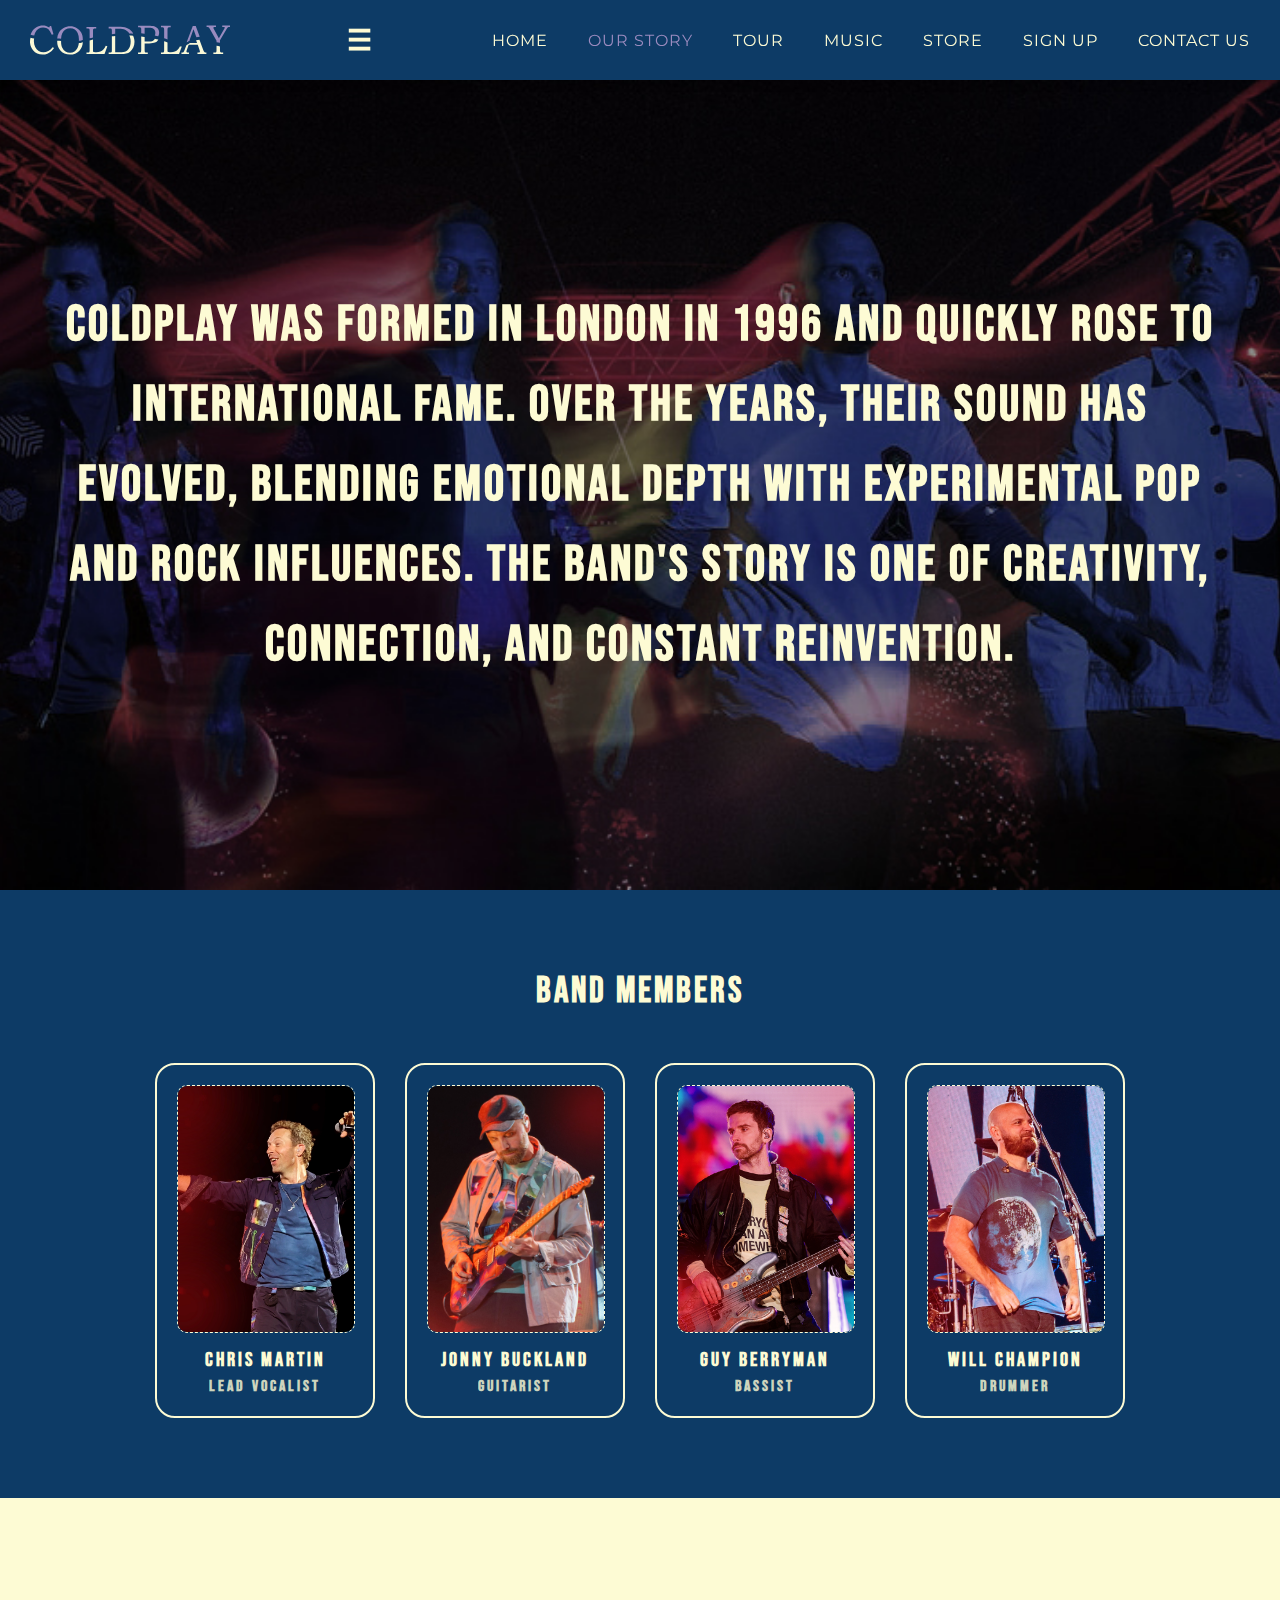
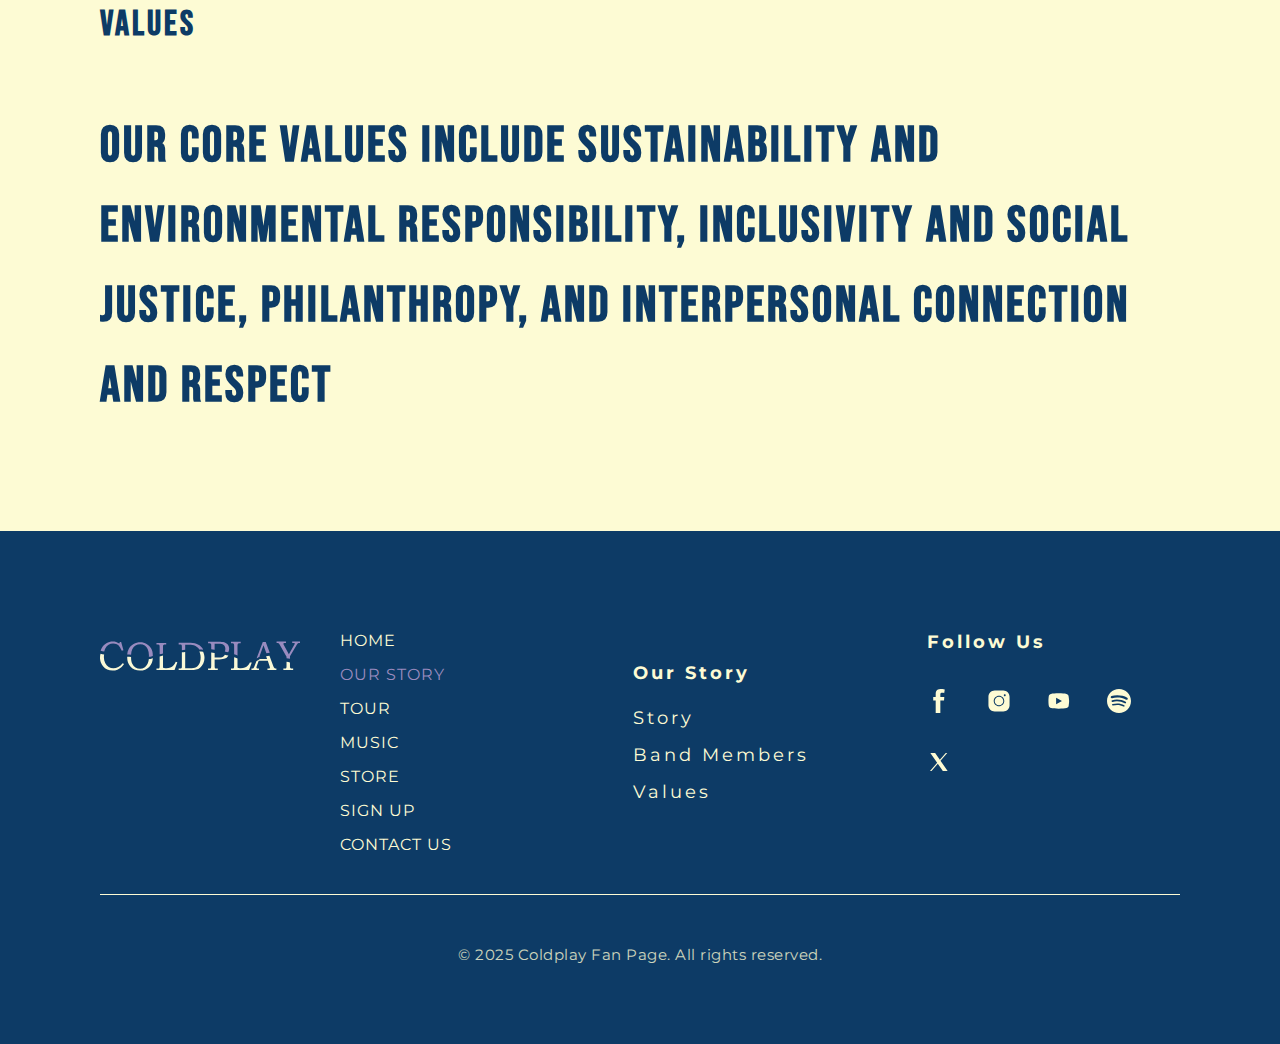
<file: story.html>
<!DOCTYPE html>
<html>
    <head>
        <title>Our Story</title>
        <meta charset="UTF-8">
        <meta name="viewport" content="width=device-width, initial-scale=1.0">
        <link rel="stylesheet" href="css/style-story.css">
        <link rel="preconnect" href="https://fonts.googleapis.com">
        <link rel="preconnect" href="https://fonts.gstatic.com" crossorigin>
        <link href="https://fonts.googleapis.com/css2?family=Bebas+Neue&family=Montserrat:ital,wght@0,100..900;1,100..900&display=swap" rel="stylesheet">
        <meta name="description" content="Story page of coldplay website">
        <meta name="keywords" content="story, page,Coldplay, website">
        <link href="https://cdn.jsdelivr.net/npm/bootstrap@5.3.8/dist/css/bootstrap.min.css"
        rel="stylesheet" 
        integrity="sha384-sRIl4kxILFvY47J16cr9ZwB07vP4J8+LH7qKQnuqkuIAvNWLzeN8tE5YBujZqJLB" 
        crossorigin="anonymous">

        
    </head>

    <body>
<header class="header">
  <div class="header-container">

    <img src="logo.svg" alt="Coldplay Logo" class="header-logo">

    <input type="checkbox" id="menu-toggle">
    <label for="menu-toggle" class="hamburger d-xl-none">&#9776;</label>

    <nav class="navbar d-none d-xl-flex">
      <a href="index.html" class="navbar-link">Home</a>
      <a href="story.html" class="navbar-link active">Our Story</a>
      <a href="Tours.html" class="navbar-link">Tour</a>
      <a href="music.html" class="navbar-link">Music</a>
      <a href="store.html" class="navbar-link">Store</a>
      <a href="sign up.html" class="navbar-link">Sign Up</a>
      <a href="contact.html" class="navbar-link">Contact Us</a>
    </nav>

    <nav class="sidebar d-xl-none">
      <label for="menu-toggle" class="close-btn">&times;</label>
      <a href="index.html" class="navbar-link">Home</a>
      <a href="story.html" class="navbar-link active">Our Story</a>
      <a href="Tours.html" class="navbar-link">Tour</a>
      <a href="music.html" class="navbar-link">Music</a>
      <a href="store.html" class="navbar-link">Store</a>
      <a href="sign up.html" class="navbar-link">Sign Up</a>
      <a href="contact.html" class="navbar-link">Contact Us</a>
    
<div class="mt-auto">
       <h6 style="color:#fdfbd4">Follow us</h6>
      <div class="sidebar-socials">

        <a href="https://www.facebook.com/coldplay/" target="_blank" aria-label="Facebook">
          <svg xmlns="http://www.w3.org/2000/svg" viewBox="-337 273 123.5 256" width="20" height="20" fill="currentColor">
            <path d="M-260.9,327.8c0-10.3,9.2-14,19.5-14c10.3,0,21.3,3.2,21.3,3.2l6.6-39.2c0,0-14-4.8-47.4-4.8c-20.5,0-32.4,7.8-41.1,19.3
              c-8.2,10.9-8.5,28.4-8.5,39.7v25.7H-337V396h26.5v133h49.6V396h39.3l2.9-38.3h-42.2V327.8z"/>
          </svg>
        </a>

        <a href="https://www.instagram.com/coldplay/?hl=en" target="_blank" aria-label="Instagram">
          <svg xmlns="http://www.w3.org/2000/svg" viewBox="0 0 50 50" width="20" height="20" fill="currentColor">
            <path d="M 16 3 C 8.83 3 3 8.83 3 16 L 3 34 C 3 41.17 8.83 47 16 47 L 34 47 C 41.17 47 47 41.17 47 34 L 47 16 C 47 8.83 41.17 3 34 3 L 16 3 z M 37 11 C 38.1 11 39 11.9 39 13 C 39 14.1 38.1 15 37 15 C 35.9 15 35 14.1 35 13 C 35 11.9 35.9 11 37 11 z M 25 14 C 31.07 14 36 18.93 36 25 C 36 31.07 31.07 36 25 36 C 18.93 36 14 31.07 14 25 C 14 18.93 18.93 14 25 14 z M 25 16 C 20.04 16 16 20.04 16 25 C 16 29.96 20.04 34 25 34 C 29.96 34 34 29.96 34 25 C 34 20.04 29.96 16 25 16 z"/>
        </svg>
        </a>

        <a href="https://www.youtube.com/channel/UCDPM_n1atn2ijUwHd0NNRQw" target="_blank" aria-label="Youtube">
          <svg xmlns="http://www.w3.org/2000/svg" viewBox="0 0 50 50" width="20" height="20" fill="currentColor">
            <path d="M 44.898438 14.5 C 44.5 12.300781 42.601563 10.699219 40.398438 10.199219 C 37.101563 9.5 31 9 24.398438 9 C 17.800781 9 11.601563 9.5 8.300781 10.199219 C 6.101563 10.699219 4.199219 12.199219 3.800781 14.5 C 3.398438 17 3 20.5 3 25 C 3 29.5 3.398438 33 3.898438 35.5 C 4.300781 37.699219 6.199219 39.300781 8.398438 39.800781 C 11.898438 40.5 17.898438 41 24.5 41 C 31.101563 41 37.101563 40.5 40.601563 39.800781 C 42.800781 39.300781 44.699219 37.800781 45.101563 35.5 C 45.5 33 46 29.398438 46.101563 25 C 45.898438 20.5 45.398438 17 44.898438 14.5 Z M 19 32 L 19 18 L 31.199219 25 Z"/>
          </svg>
        </a>

        <a href="https://open.spotify.com/artist/4gzpq5DPGxSnKTe4SA8HAU" target="_blank" aria-label="Spotify">
          <svg xmlns="http://www.w3.org/2000/svg" width="20" height="20" fill="currentColor" viewBox="84 7319 20 20">
            <path d="M99.915,7327.865 C96.692,7325.951 91.375,7325.775 88.297,7326.709 C87.803,7326.858 87.281,7326.58 87.131,7326.085 C86.981,7325.591 87.26,7325.069 87.754,7324.919 C91.287,7323.846 97.159,7324.053 100.87,7326.256 C101.314,7326.52 101.46,7327.094 101.196,7327.538 C100.934,7327.982 100.358,7328.129 99.915,7327.865 L99.915,7327.865 Z M99.81,7330.7 C99.584,7331.067 99.104,7331.182 98.737,7330.957 C96.05,7329.305 91.952,7328.827 88.773,7329.792 C88.36,7329.916 87.925,7329.684 87.8,7329.272 C87.676,7328.86 87.908,7328.425 88.32,7328.3 C91.951,7327.198 96.466,7327.732 99.553,7329.629 C99.92,7329.854 100.035,7330.334 99.81,7330.7 L99.81,7330.7 Z M98.586,7333.423 C98.406,7333.717 98.023,7333.81 97.729,7333.63 C95.381,7332.195 92.425,7331.871 88.944,7332.666 C88.609,7332.743 88.274,7332.533 88.198,7332.197 C88.121,7331.862 88.33,7331.528 88.667,7331.451 C92.476,7330.58 95.743,7330.955 98.379,7332.566 C98.673,7332.746 98.766,7333.129 98.586,7333.423 L98.586,7333.423 Z M94,7319 C88.477,7319 84,7323.477 84,7329 C84,7334.523 88.477,7339 94,7339 C99.523,7339 104,7334.523 104,7329 C104,7323.478 99.523,7319.001 94,7319.001 L94,7319 Z"/>
          </svg>
        </a>

         <a href="https://x.com/coldplay" target="_blank" aria-label="X">
          <svg xmlns="http://www.w3.org/2000/svg" viewBox="0 0 50 50" width="20" height="20" fill="currentColor">
            <path d="M 6.9199219 6 L 21.136719 26.726562 L 6.2285156 44 L 9.40625 44 L 22.544922 28.777344 L 32.986328 44 L 43 44 L 28.123047 22.3125 L 42.203125 6 L 39.027344 6 L 26.716797 20.261719 L 16.933594 6 L 6.9199219 6 z"/>
          </svg>
        </a>
        
      </div>
      </div>
</nav>
  </div>
</header>

<div id="story" class="story">
  <div class="story-image">
  <img src="else/coldplay banner2.jpg" alt="Our history image">
</div>
  <div class="story-text content">
    <p>
      Coldplay was formed in London in 1996 and quickly rose to international fame.
       Over the years, their sound has evolved, blending emotional depth with experimental pop and rock influences.
        The band's story is one of creativity, connection, and constant reinvention.
    </p>
  </div>
</div>

<section class="band-members" id="tm">
  <h2 class="section-title">Band Members</h2>

  <div class="members-container">

    <div class="member-card">
      <img src="ChrisMartin1.webp" alt="Chris Martin" class="member-photo">
      <h3 class="member-name">Chris Martin</h3>
      <p class="member-role">Lead Vocalist</p>
    </div>

    <div class="member-card">
      <img src="jonny-buckland.jpg" alt="Jonny Buckland" class="member-photo">
      <h3 class="member-name">Jonny Buckland</h3>
      <p class="member-role">Guitarist</p>
    </div>

    <div class="member-card">
      <img src="guy-berryman.jpg" alt="Guy Berryman" class="member-photo">
      <h3 class="member-name">Guy Berryman</h3>
      <p class="member-role">Bassist</p>
    </div>

    <div class="member-card">
      <img src="WillChampion.jpg" alt="Will Champion" class="member-photo">
      <h3 class="member-name">Will Champion</h3>
      <p class="member-role">Drummer</p>
    </div>

  </div>
</section>


<div id="Values" class="values-hero">
  <div class="container">
  <div class="values-text">
    <h2>Values</h2>
    <br>
    <p>Our core values include sustainability and environmental responsibility, inclusivity and social justice, philanthropy, and interpersonal connection and respect</p>
  </div>
</div>
</div>


<footer class="footer">
  <div class="footer-container">
    <div class="footer-content">

      <img src="logo.svg" alt="Coldplay Logo" class="footer-logo">

      <div class="footer-links">
        <a href="index.html" class="footer-link">Home</a>
        <a href="story.html" class="footer-link active">Our Story</a>
        <a href="Tours.html" class="footer-link">Tour</a>
        <a href="music.html" class="footer-link">Music</a>
        <a href="store.html" class="footer-link">Store</a>
        <a href="sign up.html" class="footer-link">Sign Up</a>
        <a href="contact.html" class="footer-link">Contact Us</a>
      </div>
      
       <div class="footer-page">
        <b><a href="story.html" >Our Story</a></b>
        <a href="#story">Story</a>
        <a href="#tm">Band Members</a>
        <a href="#values">Values</a>
      </div>

      <div class="footer-socials">
        <h4>Follow Us</h4>


        <a href="https://www.facebook.com/coldplay/" target="_blank" aria-label="Facebook">
          <svg xmlns="http://www.w3.org/2000/svg" viewBox="-337 273 123.5 256" width="24" height="24" fill="currentColor">
            <path d="M-260.9,327.8c0-10.3,9.2-14,19.5-14c10.3,0,21.3,3.2,21.3,3.2l6.6-39.2c0,0-14-4.8-47.4-4.8c-20.5,0-32.4,7.8-41.1,19.3
              c-8.2,10.9-8.5,28.4-8.5,39.7v25.7H-337V396h26.5v133h49.6V396h39.3l2.9-38.3h-42.2V327.8z"/>
          </svg>
        </a>


        <a href="https://www.instagram.com/coldplay/?hl=en" target="_blank" aria-label="Instagram">
          <svg xmlns="http://www.w3.org/2000/svg" viewBox="0 0 50 50" width="24" height="24" fill="currentColor">
            <path d="M 16 3 C 8.83 3 3 8.83 3 16 L 3 34 C 3 41.17 8.83 47 16 47 L 34 47 C 41.17 47 47 41.17 47 34 L 47 16 C 47 8.83 41.17 3 34 3 L 16 3 z M 37 11 C 38.1 11 39 11.9 39 13 C 39 14.1 38.1 15 37 15 C 35.9 15 35 14.1 35 13 C 35 11.9 35.9 11 37 11 z M 25 14 C 31.07 14 36 18.93 36 25 C 36 31.07 31.07 36 25 36 C 18.93 36 14 31.07 14 25 C 14 18.93 18.93 14 25 14 z M 25 16 C 20.04 16 16 20.04 16 25 C 16 29.96 20.04 34 25 34 C 29.96 34 34 29.96 34 25 C 34 20.04 29.96 16 25 16 z"/>
        </svg>
        </a>

        <a href="https://www.youtube.com/channel/UCDPM_n1atn2ijUwHd0NNRQw" target="_blank" aria-label="Youtube">
          <svg xmlns="http://www.w3.org/2000/svg" viewBox="0 0 50 50" width="24" height="24" fill="currentColor">
            <path d="M 44.898438 14.5 C 44.5 12.300781 42.601563 10.699219 40.398438 10.199219 C 37.101563 9.5 31 9 24.398438 9 C 17.800781 9 11.601563 9.5 8.300781 10.199219 C 6.101563 10.699219 4.199219 12.199219 3.800781 14.5 C 3.398438 17 3 20.5 3 25 C 3 29.5 3.398438 33 3.898438 35.5 C 4.300781 37.699219 6.199219 39.300781 8.398438 39.800781 C 11.898438 40.5 17.898438 41 24.5 41 C 31.101563 41 37.101563 40.5 40.601563 39.800781 C 42.800781 39.300781 44.699219 37.800781 45.101563 35.5 C 45.5 33 46 29.398438 46.101563 25 C 45.898438 20.5 45.398438 17 44.898438 14.5 Z M 19 32 L 19 18 L 31.199219 25 Z"/>
          </svg>
        </a>


        <a href="https://open.spotify.com/artist/4gzpq5DPGxSnKTe4SA8HAU" target="_blank" aria-label="Spotify">
          <svg xmlns="http://www.w3.org/2000/svg" width="24" height="24" fill="currentColor" viewBox="84 7319 20 20">
            <path d="M99.915,7327.865 C96.692,7325.951 91.375,7325.775 88.297,7326.709 C87.803,7326.858 87.281,7326.58 87.131,7326.085 C86.981,7325.591 87.26,7325.069 87.754,7324.919 C91.287,7323.846 97.159,7324.053 100.87,7326.256 C101.314,7326.52 101.46,7327.094 101.196,7327.538 C100.934,7327.982 100.358,7328.129 99.915,7327.865 L99.915,7327.865 Z M99.81,7330.7 C99.584,7331.067 99.104,7331.182 98.737,7330.957 C96.05,7329.305 91.952,7328.827 88.773,7329.792 C88.36,7329.916 87.925,7329.684 87.8,7329.272 C87.676,7328.86 87.908,7328.425 88.32,7328.3 C91.951,7327.198 96.466,7327.732 99.553,7329.629 C99.92,7329.854 100.035,7330.334 99.81,7330.7 L99.81,7330.7 Z M98.586,7333.423 C98.406,7333.717 98.023,7333.81 97.729,7333.63 C95.381,7332.195 92.425,7331.871 88.944,7332.666 C88.609,7332.743 88.274,7332.533 88.198,7332.197 C88.121,7331.862 88.33,7331.528 88.667,7331.451 C92.476,7330.58 95.743,7330.955 98.379,7332.566 C98.673,7332.746 98.766,7333.129 98.586,7333.423 L98.586,7333.423 Z M94,7319 C88.477,7319 84,7323.477 84,7329 C84,7334.523 88.477,7339 94,7339 C99.523,7339 104,7334.523 104,7329 C104,7323.478 99.523,7319.001 94,7319.001 L94,7319 Z"/>
          </svg>
        </a>

        <a href="https://x.com/coldplay" target="_blank" aria-label="X">
          <svg xmlns="http://www.w3.org/2000/svg" viewBox="0 0 50 50" width="24" height="24" fill="currentColor">
            <path d="M 6.9199219 6 L 21.136719 26.726562 L 6.2285156 44 L 9.40625 44 L 22.544922 28.777344 L 32.986328 44 L 43 44 L 28.123047 22.3125 L 42.203125 6 L 39.027344 6 L 26.716797 20.261719 L 16.933594 6 L 6.9199219 6 z"/>
          </svg>
        </a>
      </div>

      </div>

    <div class="footer-bottom">
      <p class="footer-copy">&copy; 2025 Coldplay Fan Page. All rights reserved.</p>
    </div>
  </div>
</footer>

    </body>
    </html>
</file>
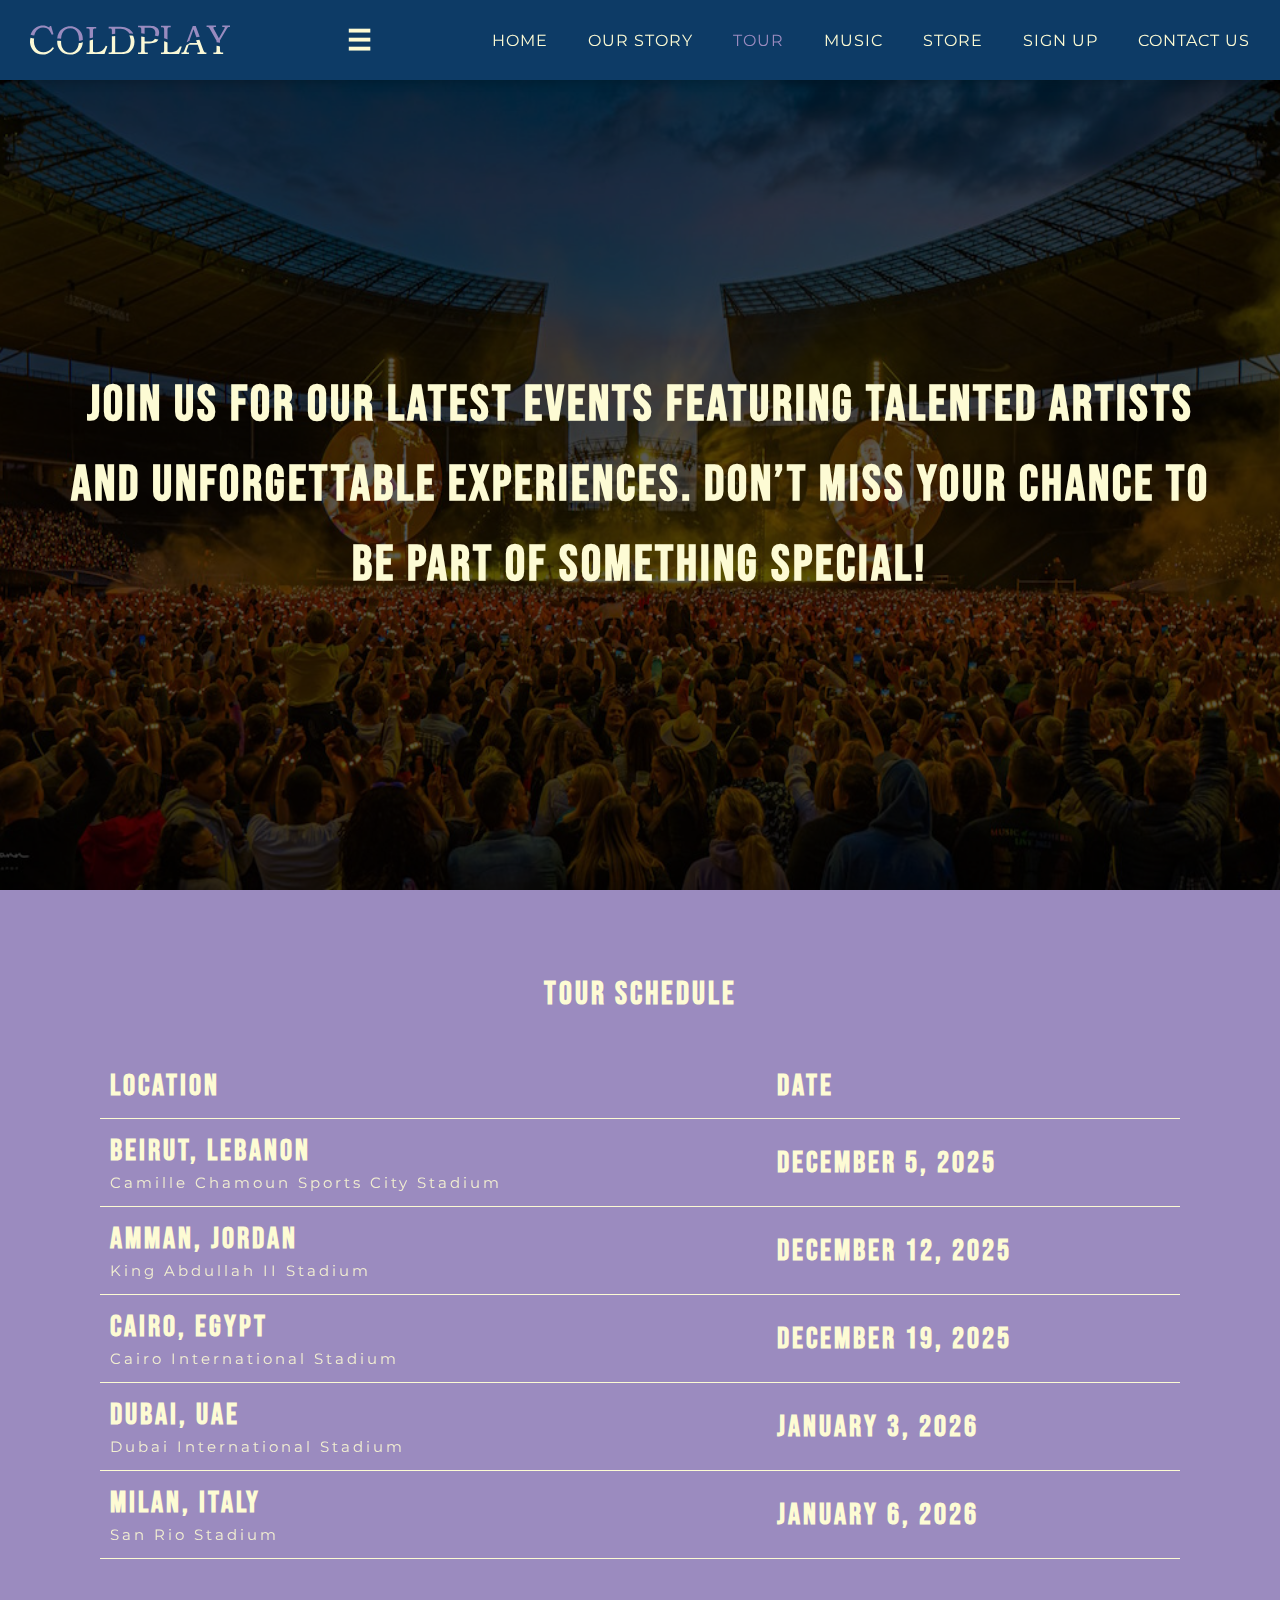
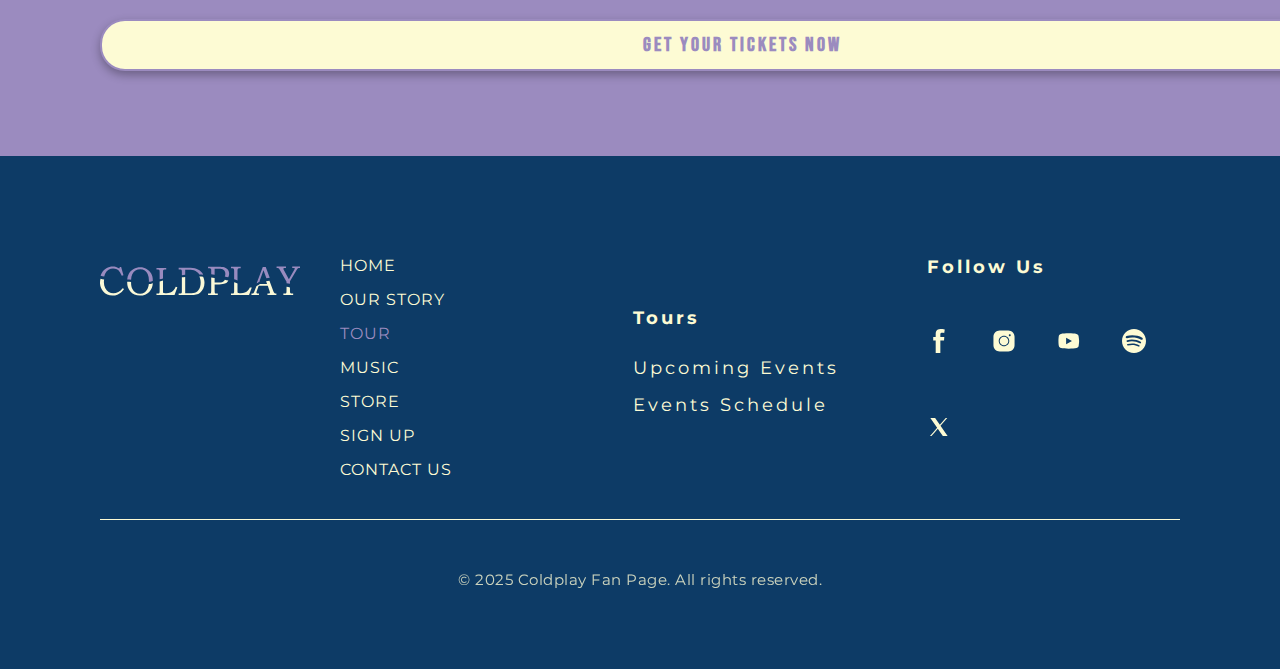
<file: Tours.html>
<!DOCTYPE html>
<html>
    <head>
        <title>Tours</title>
        <meta charset="UTF-8">
        <meta name="viewport" content="width=device-width, initial-scale=1.0">
        <link rel="stylesheet" href="css/style-tours.css">
        <link rel="preconnect" href="https://fonts.googleapis.com">
        <link rel="preconnect" href="https://fonts.gstatic.com" crossorigin>
        <link href="https://fonts.googleapis.com/css2?family=Bebas+Neue&family=Montserrat:ital,wght@0,100..900;1,100..900&display=swap" rel="stylesheet">
        <meta name="description" content="Tours page of coldplay website">
        <meta name="keywords" content="tours, page,Coldplay, website">
        <link href="https://cdn.jsdelivr.net/npm/bootstrap@5.3.8/dist/css/bootstrap.min.css"
        rel="stylesheet" 
        integrity="sha384-sRIl4kxILFvY47J16cr9ZwB07vP4J8+LH7qKQnuqkuIAvNWLzeN8tE5YBujZqJLB" 
        crossorigin="anonymous">
    </head>

    <body>
 <header class="header">
  <div class="header-container">

    <img src="logo.svg" alt="Coldplay Logo" class="header-logo">

    <input type="checkbox" id="menu-toggle">
    <label for="menu-toggle" class="hamburger d-xl-none">&#9776;</label>

    <nav class="navbar d-none d-xl-flex">
      <a href="index.html" class="navbar-link">Home</a>
      <a href="story.html" class="navbar-link">Our Story</a>
      <a href="Tours.html" class="navbar-link active">Tour</a>
      <a href="music.html" class="navbar-link">Music</a>
      <a href="store.html" class="navbar-link">Store</a>
      <a href="sign up.html" class="navbar-link">Sign Up</a>
      <a href="contact.html" class="navbar-link">Contact Us</a>
    </nav>

    <nav class="sidebar d-xl-none">
      <label for="menu-toggle" class="close-btn">&times;</label>
      <a href="index.html" class="navbar-link">Home</a>
      <a href="story.html" class="navbar-link">Our Story</a>
      <a href="Tours.html" class="navbar-link active">Tour</a>
      <a href="music.html" class="navbar-link">Music</a>
      <a href="store.html" class="navbar-link">Store</a>
      <a href="sign up.html" class="navbar-link">Sign Up</a>
      <a href="contact.html" class="navbar-link">Contact Us</a>
    
<div class="mt-auto">
       <h6 style="color:#fdfbd4">Follow us</h6>
      <div class="sidebar-socials">

        <a href="https://www.facebook.com/coldplay/" target="_blank" aria-label="Facebook">
          <svg xmlns="http://www.w3.org/2000/svg" viewBox="-337 273 123.5 256" width="20" height="20" fill="currentColor">
            <path d="M-260.9,327.8c0-10.3,9.2-14,19.5-14c10.3,0,21.3,3.2,21.3,3.2l6.6-39.2c0,0-14-4.8-47.4-4.8c-20.5,0-32.4,7.8-41.1,19.3
              c-8.2,10.9-8.5,28.4-8.5,39.7v25.7H-337V396h26.5v133h49.6V396h39.3l2.9-38.3h-42.2V327.8z"/>
          </svg>
        </a>

        <a href="https://www.instagram.com/coldplay/?hl=en" target="_blank" aria-label="Instagram">
          <svg xmlns="http://www.w3.org/2000/svg" viewBox="0 0 50 50" width="20" height="20" fill="currentColor">
            <path d="M 16 3 C 8.83 3 3 8.83 3 16 L 3 34 C 3 41.17 8.83 47 16 47 L 34 47 C 41.17 47 47 41.17 47 34 L 47 16 C 47 8.83 41.17 3 34 3 L 16 3 z M 37 11 C 38.1 11 39 11.9 39 13 C 39 14.1 38.1 15 37 15 C 35.9 15 35 14.1 35 13 C 35 11.9 35.9 11 37 11 z M 25 14 C 31.07 14 36 18.93 36 25 C 36 31.07 31.07 36 25 36 C 18.93 36 14 31.07 14 25 C 14 18.93 18.93 14 25 14 z M 25 16 C 20.04 16 16 20.04 16 25 C 16 29.96 20.04 34 25 34 C 29.96 34 34 29.96 34 25 C 34 20.04 29.96 16 25 16 z"/>
        </svg>
        </a>

        <a href="https://www.youtube.com/channel/UCDPM_n1atn2ijUwHd0NNRQw" target="_blank" aria-label="Youtube">
          <svg xmlns="http://www.w3.org/2000/svg" viewBox="0 0 50 50" width="20" height="20" fill="currentColor">
            <path d="M 44.898438 14.5 C 44.5 12.300781 42.601563 10.699219 40.398438 10.199219 C 37.101563 9.5 31 9 24.398438 9 C 17.800781 9 11.601563 9.5 8.300781 10.199219 C 6.101563 10.699219 4.199219 12.199219 3.800781 14.5 C 3.398438 17 3 20.5 3 25 C 3 29.5 3.398438 33 3.898438 35.5 C 4.300781 37.699219 6.199219 39.300781 8.398438 39.800781 C 11.898438 40.5 17.898438 41 24.5 41 C 31.101563 41 37.101563 40.5 40.601563 39.800781 C 42.800781 39.300781 44.699219 37.800781 45.101563 35.5 C 45.5 33 46 29.398438 46.101563 25 C 45.898438 20.5 45.398438 17 44.898438 14.5 Z M 19 32 L 19 18 L 31.199219 25 Z"/>
          </svg>
        </a>

        <a href="https://open.spotify.com/artist/4gzpq5DPGxSnKTe4SA8HAU" target="_blank" aria-label="Spotify">
          <svg xmlns="http://www.w3.org/2000/svg" width="20" height="20" fill="currentColor" viewBox="84 7319 20 20">
            <path d="M99.915,7327.865 C96.692,7325.951 91.375,7325.775 88.297,7326.709 C87.803,7326.858 87.281,7326.58 87.131,7326.085 C86.981,7325.591 87.26,7325.069 87.754,7324.919 C91.287,7323.846 97.159,7324.053 100.87,7326.256 C101.314,7326.52 101.46,7327.094 101.196,7327.538 C100.934,7327.982 100.358,7328.129 99.915,7327.865 L99.915,7327.865 Z M99.81,7330.7 C99.584,7331.067 99.104,7331.182 98.737,7330.957 C96.05,7329.305 91.952,7328.827 88.773,7329.792 C88.36,7329.916 87.925,7329.684 87.8,7329.272 C87.676,7328.86 87.908,7328.425 88.32,7328.3 C91.951,7327.198 96.466,7327.732 99.553,7329.629 C99.92,7329.854 100.035,7330.334 99.81,7330.7 L99.81,7330.7 Z M98.586,7333.423 C98.406,7333.717 98.023,7333.81 97.729,7333.63 C95.381,7332.195 92.425,7331.871 88.944,7332.666 C88.609,7332.743 88.274,7332.533 88.198,7332.197 C88.121,7331.862 88.33,7331.528 88.667,7331.451 C92.476,7330.58 95.743,7330.955 98.379,7332.566 C98.673,7332.746 98.766,7333.129 98.586,7333.423 L98.586,7333.423 Z M94,7319 C88.477,7319 84,7323.477 84,7329 C84,7334.523 88.477,7339 94,7339 C99.523,7339 104,7334.523 104,7329 C104,7323.478 99.523,7319.001 94,7319.001 L94,7319 Z"/>
          </svg>
        </a>

         <a href="https://x.com/coldplay" target="_blank" aria-label="X">
          <svg xmlns="http://www.w3.org/2000/svg" viewBox="0 0 50 50" width="20" height="20" fill="currentColor">
            <path d="M 6.9199219 6 L 21.136719 26.726562 L 6.2285156 44 L 9.40625 44 L 22.544922 28.777344 L 32.986328 44 L 43 44 L 28.123047 22.3125 L 42.203125 6 L 39.027344 6 L 26.716797 20.261719 L 16.933594 6 L 6.9199219 6 z"/>
          </svg>
        </a>
        
      </div>
      </div>
</nav>
  </div>
</header>


<div id="upcoming" class="event">
  <div class="event-image">
  <img src="else/concert2.jpg" alt="Our concert image">

    </div>
  <div class="event-text content">
    <p>
      Join us for our latest events featuring talented artists and unforgettable experiences.
       Don’t miss your chance to be part of something special!
    </p>
  </div>
</div>




<div id="schedule" class="events-schedule">
  <div class="container2">
    <h2>Tour Schedule</h2>

    <table class="schedule-table">
      <thead>
        <tr>
          <th>Location</th>
          <th>Date</th>
        </tr>
      </thead>
      <tbody>
        <tr>
          <td>
            Beirut, Lebanon<br>
            <span class="stadium-name">Camille Chamoun Sports City Stadium</span>
          </td>
          <td>December 5, 2025</td>
        </tr>
        <tr>
          <td>
            Amman, Jordan<br>
            <span class="stadium-name">King Abdullah II Stadium</span>
          </td>
          <td>December 12, 2025</td>
        </tr>
        <tr>
          <td>
            Cairo, Egypt<br>
            <span class="stadium-name">Cairo International Stadium</span>
          </td>
          <td>December 19, 2025</td>
        </tr>
        <tr>
          <td>
            Dubai, UAE<br>
            <span class="stadium-name">Dubai International Stadium</span>
          </td>
          <td>January 3, 2026</td>
        </tr>
        <tr>
          <td>
            Milan, Italy<br>
            <span class="stadium-name">San Rio Stadium</span>
          </td>
          <td>January 6, 2026</td>
        </tr>
      </tbody>
    </table>

      <a href="https://www.ticketmaster.com/coldplay-tickets/artist/806431" target="_blank">
    <div class="button1">
        Get Your Tickets Now
     
    </div>
     </a>
  </div>
</div>



<footer class="footer">
  <div class="footer-container">
    <div class="footer-content">

      <img src="logo.svg" alt="Coldplay Logo" class="footer-logo">

      <div class="footer-links">
        <a href="index.html" class="footer-link">Home</a>
        <a href="story.html" class="footer-link">Our Story</a>
        <a href="Tours.html" class="footer-link active">Tour</a>
        <a href="music.html" class="footer-link">Music</a>
        <a href="store.html" class="footer-link">Store</a>
        <a href="sign up.html" class="footer-link">Sign Up</a>
        <a href="contact.html" class="footer-link">Contact Us</a>
      </div>
      
       <div class="footer-page">
        <b><a href="Tours.html" >Tours</a></b>
        <a href="#upcoming">Upcoming Events</a>
        <a href="#schedule">Events Schedule</a>
      </div>

      <div class="footer-socials">
        <h4>Follow Us</h4>


        <a href="https://www.facebook.com/coldplay/" target="_blank" aria-label="Facebook">
          <svg xmlns="http://www.w3.org/2000/svg" viewBox="-337 273 123.5 256" width="24" height="24" fill="currentColor">
            <path d="M-260.9,327.8c0-10.3,9.2-14,19.5-14c10.3,0,21.3,3.2,21.3,3.2l6.6-39.2c0,0-14-4.8-47.4-4.8c-20.5,0-32.4,7.8-41.1,19.3
              c-8.2,10.9-8.5,28.4-8.5,39.7v25.7H-337V396h26.5v133h49.6V396h39.3l2.9-38.3h-42.2V327.8z"/>
          </svg>
        </a>


        <a href="https://www.instagram.com/coldplay/?hl=en" target="_blank" aria-label="Instagram">
          <svg xmlns="http://www.w3.org/2000/svg" viewBox="0 0 50 50" width="24" height="24" fill="currentColor">
            <path d="M 16 3 C 8.83 3 3 8.83 3 16 L 3 34 C 3 41.17 8.83 47 16 47 L 34 47 C 41.17 47 47 41.17 47 34 L 47 16 C 47 8.83 41.17 3 34 3 L 16 3 z M 37 11 C 38.1 11 39 11.9 39 13 C 39 14.1 38.1 15 37 15 C 35.9 15 35 14.1 35 13 C 35 11.9 35.9 11 37 11 z M 25 14 C 31.07 14 36 18.93 36 25 C 36 31.07 31.07 36 25 36 C 18.93 36 14 31.07 14 25 C 14 18.93 18.93 14 25 14 z M 25 16 C 20.04 16 16 20.04 16 25 C 16 29.96 20.04 34 25 34 C 29.96 34 34 29.96 34 25 C 34 20.04 29.96 16 25 16 z"/>
        </svg>
        </a>


        <a href="https://www.youtube.com/channel/UCDPM_n1atn2ijUwHd0NNRQw" target="_blank" aria-label="Youtube">
          <svg xmlns="http://www.w3.org/2000/svg" viewBox="0 0 50 50" width="24" height="24" fill="currentColor">
            <path d="M 44.898438 14.5 C 44.5 12.300781 42.601563 10.699219 40.398438 10.199219 C 37.101563 9.5 31 9 24.398438 9 C 17.800781 9 11.601563 9.5 8.300781 10.199219 C 6.101563 10.699219 4.199219 12.199219 3.800781 14.5 C 3.398438 17 3 20.5 3 25 C 3 29.5 3.398438 33 3.898438 35.5 C 4.300781 37.699219 6.199219 39.300781 8.398438 39.800781 C 11.898438 40.5 17.898438 41 24.5 41 C 31.101563 41 37.101563 40.5 40.601563 39.800781 C 42.800781 39.300781 44.699219 37.800781 45.101563 35.5 C 45.5 33 46 29.398438 46.101563 25 C 45.898438 20.5 45.398438 17 44.898438 14.5 Z M 19 32 L 19 18 L 31.199219 25 Z"/>
          </svg>
        </a>


        <a href="https://open.spotify.com/artist/4gzpq5DPGxSnKTe4SA8HAU" target="_blank" aria-label="Spotify">
          <svg xmlns="http://www.w3.org/2000/svg" width="24" height="24" fill="currentColor" viewBox="84 7319 20 20">
            <path d="M99.915,7327.865 C96.692,7325.951 91.375,7325.775 88.297,7326.709 C87.803,7326.858 87.281,7326.58 87.131,7326.085 C86.981,7325.591 87.26,7325.069 87.754,7324.919 C91.287,7323.846 97.159,7324.053 100.87,7326.256 C101.314,7326.52 101.46,7327.094 101.196,7327.538 C100.934,7327.982 100.358,7328.129 99.915,7327.865 L99.915,7327.865 Z M99.81,7330.7 C99.584,7331.067 99.104,7331.182 98.737,7330.957 C96.05,7329.305 91.952,7328.827 88.773,7329.792 C88.36,7329.916 87.925,7329.684 87.8,7329.272 C87.676,7328.86 87.908,7328.425 88.32,7328.3 C91.951,7327.198 96.466,7327.732 99.553,7329.629 C99.92,7329.854 100.035,7330.334 99.81,7330.7 L99.81,7330.7 Z M98.586,7333.423 C98.406,7333.717 98.023,7333.81 97.729,7333.63 C95.381,7332.195 92.425,7331.871 88.944,7332.666 C88.609,7332.743 88.274,7332.533 88.198,7332.197 C88.121,7331.862 88.33,7331.528 88.667,7331.451 C92.476,7330.58 95.743,7330.955 98.379,7332.566 C98.673,7332.746 98.766,7333.129 98.586,7333.423 L98.586,7333.423 Z M94,7319 C88.477,7319 84,7323.477 84,7329 C84,7334.523 88.477,7339 94,7339 C99.523,7339 104,7334.523 104,7329 C104,7323.478 99.523,7319.001 94,7319.001 L94,7319 Z"/>
          </svg>
        </a>

        <a href="https://x.com/coldplay" target="_blank" aria-label="X">
          <svg xmlns="http://www.w3.org/2000/svg" viewBox="0 0 50 50" width="24" height="24" fill="currentColor">
            <path d="M 6.9199219 6 L 21.136719 26.726562 L 6.2285156 44 L 9.40625 44 L 22.544922 28.777344 L 32.986328 44 L 43 44 L 28.123047 22.3125 L 42.203125 6 L 39.027344 6 L 26.716797 20.261719 L 16.933594 6 L 6.9199219 6 z"/>
          </svg>
        </a>
      </div>

      </div>
      
    <div class="footer-bottom">
      <p class="footer-copy">&copy; 2025 Coldplay Fan Page. All rights reserved.</p>
    </div>
  </div>
</footer>


    </body>
</html>
</file>
<file: css/style-home.css>
* {
  margin: 0;
  padding: 0;
}
body{
    margin: 0;
    padding: 0;
    font-family: 'Bebas Neue', arial, sans-serif;
    font-weight:900;
    font-size: 50px;
    letter-spacing: 3px;
}

.header { 
  position: sticky; 
  top: 0; 
  background-color: #0D3B66;
  font-family: 'Montserrat', sans-serif;
  z-index: 1000;
  box-shadow: 0 2px 10px rgba(0,0,0,0.2); 
} 

.header-container {
  max-width: 1400px;
  margin: 0 auto;
  padding: 15px 30px;
  display: flex;
  justify-content: space-between;
  align-items: center;
}

.header-logo {
  height: 50px;
  width: 200px;
}

.navbar {
  display: flex;
  gap: 40px;
}

.navbar-link { 
  color: #fdfbd4; 
  text-decoration: none;
  font-weight: normal;
  font-size: 16px;
  letter-spacing: 1px;
  text-transform: uppercase;
  transition: 0.3s ease; 
} 

.navbar-link:hover {
  color: #9b8bbf;
  transform: scale(1.05);
} 

.navbar-link.active {
  color: #9b8bbf;
}

.hamburger {
  font-size: 28px;
  cursor: pointer;
  color: #fdfbd4;
}

#menu-toggle {
  display: none;
}

.sidebar {
  position: fixed;
  top: 0;
  right: -250px;
  width: 200px;
  height: 100%;
  background-color: #0D3B66;
  padding: 60px 20px;
  display: flex;
  flex-direction: column;
  gap: 20px;
  transition: 0.3s ease;
  z-index: 1100;
}

.sidebar .navbar-link {
  font-size: 18px;
}

.sidebar .close-btn {
  position: absolute;
  top: 15px;
  right: 20px;
  font-size: 30px;
  cursor: pointer;
  color: #fdfbd4;
  background: none;
  border: none;
}

.sidebar-socials{
  display :flex;
  margin-top: 0px;
  padding-top: 0px;
  gap:7px;
}

.sidebar-socials a{
  color: #fdfbd4;
  transition: color 0.3s ease;
  margin-right: 10px;
}

#menu-toggle:checked ~ .sidebar {
  right: 0;
}

@media (max-width: 768px) {
  .header-logo{
    height: 35px;
  width: 125px;
  }
}


.hero { 
  position: relative;
   height: 90vh;
  display: flex;
    justify-content: center;
    align-items: center; 
    text-align: center;
   overflow: hidden;
      margin: 0; 
      }
 .video-background { 
     position: absolute;
    top: 0; 
    left: 0;
     width: 100%; 
     height: 100%; 
     z-index: -1; 
          } 
 .video-background video { 
            width: 100%; 
            height: 100%; 
            object-fit: cover; 
            filter: brightness(50%);
           } 
   .hero-content {
               z-index: 1; 
               color:#fdfbd4; 
               font-size: 70px; 
               justify-content: left; 
               letter-spacing: 5px; 
               font-family: 'Bebas Neue', arial, sans-serif; 
               font-weight: 900;
               } 
  @media (max-width: 768px) { 
     .hero-content {
          font-size: 40px; 
           padding: 0 20px; 
                  } }

.hits {
  background-color: #0D3B66;
  color: #fdfbd4;
  text-align: center;
  margin: 0;
  padding: 100px 0;
}
.hits h2{
    font-size: 30px;
    margin-bottom: 60px;
    font-family: 'Bebas Neue', arial, sans-serif;
    font-weight: 900;
}

.hits-container {
  color: #0D3B66;
  display: grid;
  grid-template-columns: repeat(3, 1fr);
  gap: 50px; 
  width: 90%;
  max-width: 1400px; 
  margin: 0 auto;
  padding-bottom: 80px;
}

.hit {
  background-color: #fdfbd4;
  padding: 30px; 
  border-radius: 20px; 
  box-shadow: 0 6px 20px rgba(0, 0, 0, 0.35); 
  transition: transform 0.3s ease, background-color 0.3s ease;
}

.hit:hover {
  transform: translateY(-15px); 
  background-color: #fdfbd4;
}

.hits a {
  text-decoration: none;
  color: #0D3B66;
}

.hit img {
  width: 100%;
  height: 350px; 
  object-fit: cover;
  border-radius: 15px;
  margin-bottom: 20px;
}

.hit h3 {
  font-size: 24px; 
  font-weight: 700; 
  margin-bottom: 10px;
}

.hit p {
  font-size: 18px; 
}
@media (max-width: 950px){
  .hits-container {
    grid-template-columns: 1fr; 
    gap:30px;
}
}

.about {
  display: flex;
  align-items: stretch; 
  justify-content: space-between;
  background-color: #fdfbd4;
  padding: 80px 60px 0 60px;
  gap: 60px;
  min-height: 600px;
}
.container {
  max-width: 1400px;
  margin: 0 auto;
  padding: 25px 60px;
  display: flex;
  align-items: center;
  justify-content: space-between;
  gap: 40px;
}

.about-text {
  flex: 1 1 40%;
  font-size: 36px;
  font-weight: 800;
  line-height: 1.3;
  color: #0D3B66;
  display: flex;
  align-items: center;
  font-family: 'Bebas Neue', arial, sans-serif;
}

@media (max-width: 768px) {
  .values-text h2 {
    font-size: 1.8rem;
    padding: 0 20px;
  }
  .values-text p {
    font-size: 16px;
    padding: 0 20px;
  }
}

.about-image {
  flex: 1 1 50%;
  display: flex;
  justify-content: center;
  align-items: flex-end;
}

.about-image img {
  height: 100%;
  max-width: 100%;
  object-fit: cover; 
  border-radius: 10px;
}

@media (max-width: 900px) {
  .about-image{
    display:none;
  }
  .about-text{
    font-size: 16px;
    
  }
}

.footer {
  background-color: #0D3B66;
  color: #fdfbd4;
  width: 100%;
  margin: 0;
  padding: 0;
  font-family: 'Montserrat', sans-serif;
  font-weight: normal;
}

.footer-container {
  max-width: 1400px;
  margin: 0 auto;
  padding: 100px 100px 80px;
  box-sizing: border-box;
  min-height: auto;
  display: flex;
  flex-direction: column;
  justify-content: space-between;
}

.footer-logo {
  height: 50px;
  width: 200px;
  margin-bottom: 40px;
}

.footer-content {
  display: flex;
  justify-content: space-between;
  align-items: flex-start;
  gap: 40px;
  border-bottom: 1px solid #fdfbd4;
  padding-bottom: 40px;
}

.footer-links {
  display: flex;
  flex-direction: column;
  gap: 15px;
  flex: 1 1 200px;
}

.footer-link {
  color: #fdfbd4;
  text-decoration: none;
  font-size: 16px;
  letter-spacing: 1px;
  text-transform: uppercase;
  transition: color 0.3s ease, transform 0.3s ease;
}

.footer-link:hover {
  color: #9b8bbf;
  transform: scale(1.05);
}

.footer-link.active {
  color: #9b8bbf;
}

.footer-page {
  display: flex;
  flex-direction: column;
  gap: 15px;
  flex: 1 1 200px;
}

.footer-page a {
  color: #fdfbd4;
  text-decoration: none;
  font-size: 18px;
  transition: color 0.3s ease;
}

.footer-page a:hover {
  color: #9b8bbf;
}

.footer-socials {
  flex: 1 1 200px;
}

.footer-socials h4 {
  font-size: 18px;
  margin-bottom: 15px;
  text-align: left;
}

.footer-socials a {
  display: inline-block;
  color: #fdfbd4;
  text-decoration: none;
  font-size: 16px;
  margin-right: 20px;
  transition: color 0.3s ease;
  vertical-align: middle;
}

.footer-socials a:last-child {
  margin-right: 0;
}

.footer-socials a:hover {
  color: #9b8bbf;
}

.footer-bottom {
  text-align: center;
  padding-top: 50px;
}

.footer-copy {
  font-size: 15px;
  opacity: 0.8;
  letter-spacing: 0.5px;
}

@media (max-width: 1124px) {

  .footer-logo {
    margin-bottom: 20px;
  }

  .footer-content {
    flex-direction: column;
    align-items: center;
    text-align: center;
    gap: 20px;
    padding-bottom: 20px;
  }

  .footer-links,
  .footer-page,
  .footer-socials {
    align-items: center;
  }
  .footer-links{
    padding-top: 10px;
  }
  .footer-page{
    padding-top: 50px;
    flex:0;
  }
  .footer-socials{
    padding-top: 50px;;
  }

  .footer-links a,
  .footer-page a {
    font-size: 15px;
  }

  .footer-socials h4 {
    font-size: 16px;
    text-align: center;
    margin-bottom: 12px;
  }

  .footer-socials a {
    margin-right: 15px;
    font-size: 14px;
  }

  .footer-bottom {
    padding-top: 25px;
  }
}

@media (max-width: 768px) {
  .footer-container {
    padding: 40px 25px 30px;
  }

  .footer-logo {
    margin-bottom: 15px;
  }

  .footer-content {
    gap: 15px;
    padding-bottom: 15px;
  }

  .footer-links,
  .footer-page,
  .footer-socials {
    align-items: center;
    text-align: center;
  }

  .footer-links,
  .footer-page {
     gap: 10px; 
  }

  .footer-links a,
  .footer-page a {
    font-size: 14px;
  }

  .footer-socials h4 {
    font-size: 15px;
    margin-bottom: 10px;
  }

  .footer-socials a {
    font-size: 13px;
    margin-right: 12px;
  }

  .footer-bottom {
    padding-top: 20px;
  }

  .footer-copy {
    font-size: 13px;
  }
}

@media (max-width: 480px) {
  .footer-container {
    padding: 35px 20px 25px;
  }

  .footer-logo {
    height: 40px;
    width: 160px;
    margin-bottom: 15px;
  }

  .footer-content {
    gap: 12px;
    padding-bottom: 15px;
  }

  .footer-links,
  .footer-page {
    gap: 8px;
  }

  .footer-links a,
  .footer-page a {
    font-size: 13px;
  }

  .footer-socials h4 {
    font-size: 14px;
    margin-bottom: 10px;
  }

  .footer-socials a {
    font-size: 12px;
    margin-right: 10px;
  }

  .footer-bottom {
    padding-top: 18px;
  }

  .footer-copy {
    font-size: 12px;
  }
}
</file>
<file: css/style-cm-store.css>
* {
  margin: 0;
  padding: 0;
}
body{
    margin: 0;
    padding: 0;
    font-family: 'Bebas Neue',arial, sans-serif;
    font-weight:900;
    font-size: 70px;
    letter-spacing: 3px;
}

.header { 
  position: sticky; 
  top: 0; 
  background-color: #0D3B66;
  font-family: 'Montserrat', sans-serif;
  z-index: 1000;
  box-shadow: 0 2px 10px rgba(0,0,0,0.2); 
} 

.header-container {
  max-width: 1400px;
  margin: 0 auto;
  padding: 15px 30px;
  display: flex;
  justify-content: space-between;
  align-items: center;
}

.header-logo {
  height: 50px;
  width: 200px;
}

.navbar {
  display: flex;
  gap: 40px;
}

.navbar-link { 
  color: #fdfbd4; 
  text-decoration: none;
  font-weight: normal;
  font-size: 16px;
  letter-spacing: 1px;
  text-transform: uppercase;
  transition: 0.3s ease; 
} 

.navbar-link:hover {
  color: #9b8bbf;
  transform: scale(1.05);
} 

.navbar-link.active {
  color: #9b8bbf;
}

.hamburger {
  font-size: 28px;
  cursor: pointer;
  color: #fdfbd4;
}

#menu-toggle {
  display: none;
}

.sidebar {
  position: fixed;
  top: 0;
  right: -250px;
  width: 200px;
  height: 100%;
  background-color: #0D3B66;
  padding: 60px 20px;
  display: flex;
  flex-direction: column;
  gap: 20px;
  transition: 0.3s ease;
  z-index: 1100;
}

.sidebar .navbar-link {
  font-size: 18px;
}

.sidebar .close-btn {
  position: absolute;
  top: 15px;
  right: 20px;
  font-size: 30px;
  cursor: pointer;
  color: #fdfbd4;
  background: none;
  border: none;
}

.sidebar-socials{
  display :flex;
  margin-top: 0px;
  padding-top: 0px;
  gap:7px;
}

.sidebar-socials a{
  color: #fdfbd4;
  transition: color 0.3s ease;
  margin-right: 10px;
}

#menu-toggle:checked ~ .sidebar {
  right: 0;
}

@media (max-width: 768px) {
  .header-logo{
    height: 35px;
  width: 125px;
  }
}
.store-section {
    background: #fdfbd4; 
}

.store-section h2 {
    color: #0D3B66; 
    font-weight: 700;
}

.store-wrapper {
    scroll-behavior: smooth;
    white-space: nowrap;
    margin-top: 50px;
    background-color: #fdfbd4;
}

.store-card {
    width: 250px;
    flex-wrap: wrap;
    border-radius: 12px;
    flex-shrink: 0;
    display: inline-block;
    color:#fdfbd4;
    background-color: #0D3B66;
    padding: 35px;
    margin: 30px;
    text-align: center;
}
.store-card:hover {
    transform: scale(1.05);
    transition: transform 0.3s ease;
    cursor: pointer;
  }

.store-card h5 {
    font-weight: 600;
    font-size: 30px;
    text-align: center;
    margin-top: 30px;
    margin-bottom: 30px;
}


.store-img {
    width: 100%;
    height: 250px;
    object-fit: cover;
    border-radius: 8px;
}

 .button1{  
    background-color: #fdfbd4;
    color:#0D3B66;
    font-weight: bold;
    border-color:  #0D3B66;
    font-size: 16px;
    border-radius: 25px;
    padding:12px 28px;
    text-decoration: none;
    box-shadow: 0 4px 10px rgba(0,0,0,0.3);
    transition: background-color 0.3s;
     }

      .button1:hover
             {
    cursor:pointer;
    background-color: #0D3B66;
    color:#fdfbd4;
    border:2px solid #fdfbd4;
    font-weight: bold;
             }

             .button2{
    background-color: #0D3B66;
    color:#fdfbd4;
    font-weight: bold;
    border-color:  #fdfbd4;
    font-size: 16px;
    border-radius: 25px;
    padding:12px 28px;
    text-decoration: none;
    box-shadow: 0 4px 10px rgba(0,0,0,0.3);
    transition: background-color 0.3s;
}

.button2:hover{
    cursor:pointer;
    background-color: #fdfbd4;
    color:#0D3B66;
    border:2px solid #0D3B66;
    font-weight: bold;

}

.footer {
  background-color: #0D3B66;
  color: #fdfbd4;
  width: 100%;
  margin: 0;
  padding: 0;
  font-family: 'Montserrat', sans-serif;
  font-weight: normal;
}

.footer-container {
  max-width: 1400px;
  margin: 0 auto;
  padding: 100px 100px 80px;
  box-sizing: border-box;
  min-height: auto;
  display: flex;
  flex-direction: column;
  justify-content: space-between;
}

.footer-logo {
  height: 50px;
  width: 200px;
  margin-bottom: 40px;
}

.footer-content {
  display: flex;
  justify-content: space-between;
  align-items: flex-start;
  gap: 40px;
  border-bottom: 1px solid #fdfbd4;
  padding-bottom: 40px;
}

.footer-links {
  display: flex;
  flex-direction: column;
  gap: 15px;
  flex: 1 1 200px;
}

.footer-link {
  color: #fdfbd4;
  text-decoration: none;
  font-size: 16px;
  letter-spacing: 1px;
  text-transform: uppercase;
  transition: color 0.3s ease, transform 0.3s ease;
}

.footer-link:hover {
  color: #9b8bbf;
  transform: scale(1.05);
}

.footer-link.active {
  color: #9b8bbf;
}

.footer-page {
  display: flex;
  flex-direction: column;
  gap: 15px;
  flex: 1 1 200px;
}

.footer-page a {
  color: #fdfbd4;
  text-decoration: none;
  font-size: 18px;
  transition: color 0.3s ease;
}

.footer-page a:hover {
  color: #9b8bbf;
}

.footer-socials {
  flex: 1 1 200px;
}

.footer-socials h4 {
  font-size: 18px;
  margin-bottom: 15px;
  text-align: left;
}

.footer-socials a {
  display: inline-block;
  color: #fdfbd4;
  text-decoration: none;
  font-size: 16px;
  margin-right: 20px;
  transition: color 0.3s ease;
  vertical-align: middle;
}

.footer-socials a:last-child {
  margin-right: 0;
}

.footer-socials a:hover {
  color: #9b8bbf;
}

.footer-bottom {
  text-align: center;
  padding-top: 50px;
}

.footer-copy {
  font-size: 15px;
  opacity: 0.8;
  letter-spacing: 0.5px;
}

@media (max-width: 1124px) {

  .footer-logo {
    margin-bottom: 20px;
  }

  .footer-content {
    flex-direction: column;
    align-items: center;
    text-align: center;
    gap: 20px;
    padding-bottom: 20px;
  }

  .footer-links,
  .footer-page,
  .footer-socials {
    align-items: center;
  }
  .footer-links{
    padding-top: 10px;
  }
  .footer-page{
    padding-top: 50px;
    flex:0;
  }
  .footer-socials{
    padding-top: 50px;;
  }

  .footer-links a,
  .footer-page a {
    font-size: 15px;
  }

  .footer-socials h4 {
    font-size: 16px;
    text-align: center;
    margin-bottom: 12px;
  }

  .footer-socials a {
    margin-right: 15px;
    font-size: 14px;
  }

  .footer-bottom {
    padding-top: 25px;
  }
}

@media (max-width: 768px) {
  .footer-container {
    padding: 40px 25px 30px;
  }

  .footer-logo {
    margin-bottom: 15px;
  }

  .footer-content {
    gap: 15px;
    padding-bottom: 15px;
  }

  .footer-links,
  .footer-page,
  .footer-socials {
    align-items: center;
    text-align: center;
  }

  .footer-links,
  .footer-page {
     gap: 10px; 
  }

  .footer-links a,
  .footer-page a {
    font-size: 14px;
  }

  .footer-socials h4 {
    font-size: 15px;
    margin-bottom: 10px;
  }

  .footer-socials a {
    font-size: 13px;
    margin-right: 12px;
  }

  .footer-bottom {
    padding-top: 20px;
  }

  .footer-copy {
    font-size: 13px;
  }
}

@media (max-width: 480px) {
  .footer-container {
    padding: 35px 20px 25px;
  }

  .footer-logo {
    height: 40px;
    width: 160px;
    margin-bottom: 15px;
  }

  .footer-content {
    gap: 12px;
    padding-bottom: 15px;
  }

  .footer-links,
  .footer-page {
    gap: 8px;
  }

  .footer-links a,
  .footer-page a {
    font-size: 13px;
  }

  .footer-socials h4 {
    font-size: 14px;
    margin-bottom: 10px;
  }

  .footer-socials a {
    font-size: 12px;
    margin-right: 10px;
  }

  .footer-bottom {
    padding-top: 18px;
  }

  .footer-copy {
    font-size: 12px;
  }
}
</file>
<file: css/style-contact.css>
* {
  margin: 0;
  padding: 0;
}
body{
    margin: 0;
    padding: 0;
    font-family: 'Bebas Neue', arial, sans-serif;
    font-weight:900;
    font-size: 50px;
    letter-spacing: 3px;
}

.header { 
  position: sticky; 
  top: 0; 
  background-color: #0D3B66;
  font-family: 'Montserrat', sans-serif;
  z-index: 1000;
  box-shadow: 0 2px 10px rgba(0,0,0,0.2); 
} 

.header-container {
  max-width: 1400px;
  margin: 0 auto;
  padding: 15px 30px;
  display: flex;
  justify-content: space-between;
  align-items: center;
}

.header-logo {
  height: 50px;
  width: 200px;
}

.navbar {
  display: flex;
  gap: 40px;
}

.navbar-link { 
  color: #fdfbd4; 
  text-decoration: none;
  font-weight: normal;
  font-size: 16px;
  letter-spacing: 1px;
  text-transform: uppercase;
  transition: 0.3s ease; 
} 

.navbar-link:hover {
  color: #9b8bbf;
  transform: scale(1.05);
} 

.navbar-link.active {
  color: #9b8bbf;
}

.hamburger {
  font-size: 28px;
  cursor: pointer;
  color: #fdfbd4;
}

#menu-toggle {
  display: none;
}

.sidebar {
  position: fixed;
  top: 0;
  right: -250px;
  width: 200px;
  height: 100%;
  background-color: #0D3B66;
  padding: 60px 20px;
  display: flex;
  flex-direction: column;
  gap: 20px;
  transition: 0.3s ease;
  z-index: 1100;
}

.sidebar .navbar-link {
  font-size: 18px;
}

.sidebar .close-btn {
  position: absolute;
  top: 15px;
  right: 20px;
  font-size: 30px;
  cursor: pointer;
  color: #fdfbd4;
  background: none;
  border: none;
}
.sidebar-socials{
  display :flex;
  margin-top: 0px;
  padding-top: 0px;
  gap:7px;
}

.sidebar-socials a{
  color: #fdfbd4;
  transition: color 0.3s ease;
  margin-right: 10px;
}

#menu-toggle:checked ~ .sidebar {
  right: 0;
}

@media (max-width: 768px) {
  .header-logo{
    height: 35px;
  width: 125px;
  }
}

.contact-section {
  background-color: #fdfbd4;
  padding: 40px 20px;
  text-align: center;
  color: #0D3B66;

}


.contact-box{
    background-color: #0D3B66;
    padding: 30px;
    margin: auto;
    max-width: 600px;
    border-radius: 10px;
    width: 80%;

}
.contact-form {
  width:80%;
  max-width: 500px;
  margin: auto;
  display: flex;
  flex-direction: column;
  gap: 15px;
}
.contact-box h2 {
  font-size: 26px;
  margin-bottom: 25px;
  color: #fdfbd4;
}

.contact-form input,
.contact-form textarea {
  padding: 12px;
  border: 2px solid #fdfbd4;
  border-radius: 6px;
  font-size: 14px;
  background-color: #0D3B66;
  color: #fdfbd4;
}


.contact-form textarea {
  height: 140px;
  resize: vertical;
}
   .button2{
    background-color: #fdfbd4;
    color:#0D3B66;
    font-weight: bold;
    border-color:  #fdfbd4;
    font-size: 16px;
    border-radius: 25px;
    padding:12px 28px;
    text-decoration: none;
    box-shadow: 0 4px 10px rgba(0,0,0,0.3);
    transition: background-color 0.3s;
}

.button2:hover{
    cursor:pointer;
    background-color: #0D3B66;
    color:#fdfbd4;
    border:2px solid #fdfbd4;
    font-weight: bold;

}
@media (max-width: 600px){
    .contact-box{
        width: 80%;
    }
    .contact-form {
        width: 90%;
    }
}

 .faq-section {
  background-color: #fdfbd4;
  color: #0D3B66;
}

.faq-section h2 {
  color: #0D3B66;
}

.faq-subtitle {
  color: #0D3B66;
}

.faq-item {
  border: 2px solid #0D3B66;
  border-radius: 6px;
  margin-bottom: 12px;
  padding: 0;
  background: #fdfbd4;
}

.faq-item summary {
  cursor: pointer;
  padding: 18px 20px;
  font-size: 16px;
  color: #0D3B66;
  list-style: none;
  position: relative;
  font-weight: 900;
}

.faq-item summary::-webkit-details-marker {
  display: none;
}

.faq-item summary::after {
  content: "›";
  position: absolute;
  right: 20px;
  font-size: 22px;
  transition: transform 0.3s;
  color: #0D3B66;
}

.faq-item[open] summary::after {
  transform: rotate(90deg);
}

.faq-item p {
  padding: 10px 20px 20px;
  margin: 0;
  font-size: 15px;
  color: #0D3B66;
  line-height: 1.6;
}


.footer {
  background-color: #0D3B66;
  color: #fdfbd4;
  width: 100%;
  margin: 0;
  padding: 0;
  font-family: 'Montserrat', sans-serif;
  font-weight: normal;
}

.footer-container {
  max-width: 1400px;
  margin: 0 auto;
  padding: 100px 100px 80px;
  box-sizing: border-box;
  min-height: auto;
  display: flex;
  flex-direction: column;
  justify-content: space-between;
}

.footer-logo {
  height: 50px;
  width: 200px;
  margin-bottom: 40px;
}

.footer-content {
  display: flex;
  justify-content: space-between;
  align-items: flex-start;
  gap: 40px;
  border-bottom: 1px solid #fdfbd4;
  padding-bottom: 40px;
}

.footer-links {
  display: flex;
  flex-direction: column;
  gap: 15px;
  flex: 1 1 200px;
}

.footer-link {
  color: #fdfbd4;
  text-decoration: none;
  font-size: 16px;
  letter-spacing: 1px;
  text-transform: uppercase;
  transition: color 0.3s ease, transform 0.3s ease;
}

.footer-link:hover {
  color: #9b8bbf;
  transform: scale(1.05);
}

.footer-link.active {
  color: #9b8bbf;
}

.footer-page {
  display: flex;
  flex-direction: column;
  gap: 15px;
  flex: 1 1 200px;
}

.footer-page a {
  color: #fdfbd4;
  text-decoration: none;
  font-size: 18px;
  transition: color 0.3s ease;
}

.footer-page a:hover {
  color: #9b8bbf;
}

.footer-socials {
  flex: 1 1 200px;
}

.footer-socials h4 {
  font-size: 18px;
  margin-bottom: 15px;
  text-align: left;
}

.footer-socials a {
  display: inline-block;
  color: #fdfbd4;
  text-decoration: none;
  font-size: 16px;
  margin-right: 20px;
  transition: color 0.3s ease;
  vertical-align: middle;
}

.footer-socials a:last-child {
  margin-right: 0;
}

.footer-socials a:hover {
  color: #9b8bbf;
}

.footer-bottom {
  text-align: center;
  padding-top: 50px;
}

.footer-copy {
  font-size: 15px;
  opacity: 0.8;
  letter-spacing: 0.5px;
}

@media (max-width: 1124px) {

  .footer-logo {
    margin-bottom: 20px;
  }

  .footer-content {
    flex-direction: column;
    align-items: center;
    text-align: center;
    gap: 20px;
    padding-bottom: 20px;
  }

  .footer-links,
  .footer-page,
  .footer-socials {
    align-items: center;
  }
  .footer-links{
    padding-top: 10px;
  }
  .footer-page{
    padding-top: 50px;
    flex:0;
  }
  .footer-socials{
    padding-top: 50px;;
  }

  .footer-links a,
  .footer-page a {
    font-size: 15px;
  }

  .footer-socials h4 {
    font-size: 16px;
    text-align: center;
    margin-bottom: 12px;
  }

  .footer-socials a {
    margin-right: 15px;
    font-size: 14px;
  }

  .footer-bottom {
    padding-top: 25px;
  }
}

@media (max-width: 768px) {
  .footer-container {
    padding: 40px 25px 30px;
  }

  .footer-logo {
    margin-bottom: 15px;
  }

  .footer-content {
    gap: 15px;
    padding-bottom: 15px;
  }

  .footer-links,
  .footer-page,
  .footer-socials {
    align-items: center;
    text-align: center;
  }

  .footer-links,
  .footer-page {
     gap: 10px; 
  }

  .footer-links a,
  .footer-page a {
    font-size: 14px;
  }

  .footer-socials h4 {
    font-size: 15px;
    margin-bottom: 10px;
  }

  .footer-socials a {
    font-size: 13px;
    margin-right: 12px;
  }

  .footer-bottom {
    padding-top: 20px;
  }

  .footer-copy {
    font-size: 13px;
  }
}

@media (max-width: 480px) {
  .footer-container {
    padding: 35px 20px 25px;
  }

  .footer-logo {
    height: 40px;
    width: 160px;
    margin-bottom: 15px;
  }

  .footer-content {
    gap: 12px;
    padding-bottom: 15px;
  }

  .footer-links,
  .footer-page {
    gap: 8px;
  }

  .footer-links a,
  .footer-page a {
    font-size: 13px;
  }

  .footer-socials h4 {
    font-size: 14px;
    margin-bottom: 10px;
  }

  .footer-socials a {
    font-size: 12px;
    margin-right: 10px;
  }

  .footer-bottom {
    padding-top: 18px;
  }

  .footer-copy {
    font-size: 12px;
  }
}
</file>
<file: css/style-music.css>
* {
  margin: 0;
  padding: 0;
}
body{
    margin: 0;
    padding: 0;
    font-family: 'Bebas Neue',arial, sans-serif;
    font-weight:900;
    font-size: 70px;
    letter-spacing: 3px;
}

.header { 
  position: sticky; 
  top: 0; 
  background-color: #0D3B66;
  font-family: 'Montserrat', sans-serif;
  z-index: 1000;
  box-shadow: 0 2px 10px rgba(0,0,0,0.2); 
} 

.header-container {
  max-width: 1400px;
  margin: 0 auto;
  padding: 15px 30px;
  display: flex;
  justify-content: space-between;
  align-items: center;
}

.header-logo {
  height: 50px;
  width: 200px;
}

.navbar {
  display: flex;
  gap: 40px;
}

.navbar-link { 
  color: #fdfbd4; 
  text-decoration: none;
  font-weight: normal;
  font-size: 16px;
  letter-spacing: 1px;
  text-transform: uppercase;
  transition: 0.3s ease; 
} 

.navbar-link:hover {
  color: #9b8bbf;
  transform: scale(1.05);
} 

.navbar-link.active {
  color: #9b8bbf;
}

.hamburger {
  font-size: 28px;
  cursor: pointer;
  color: #fdfbd4;
}

#menu-toggle {
  display: none;
}

.sidebar {
  position: fixed;
  top: 0;
  right: -250px;
  width: 200px;
  height: 100%;
  background-color: #0D3B66;
  padding: 60px 20px;
  display: flex;
  flex-direction: column;
  gap: 20px;
  transition: 0.3s ease;
  z-index: 1100;
}

.sidebar .navbar-link {
  font-size: 18px;
}

.sidebar .close-btn {
  position: absolute;
  top: 15px;
  right: 20px;
  font-size: 30px;
  cursor: pointer;
  color: #fdfbd4;
  background: none;
  border: none;
}

.sidebar-socials{
  display :flex;
  margin-top: 0px;
  padding-top: 0px;
  gap:7px;
}

.sidebar-socials a{
  color: #fdfbd4;
  transition: color 0.3s ease;
  margin-right: 10px;
}
#menu-toggle:checked ~ .sidebar {
  right: 0;
}

@media (max-width: 768px) {
  .header-logo{
    height: 35px;
  width: 125px;
  }
}

.songs-section {
    background: #fdfbd4; 
}

.songs-section h2 {
    color: #0D3B66; 
}

.songs-wrapper {
    scroll-behavior: smooth;
    white-space: nowrap;
    margin-top: 50px;
    background-color: #fdfbd4;
}

.song-card {
    width: 250px;
    flex-wrap: wrap;
    border-radius: 12px;
    flex-shrink: 0;
    display: inline-block;
    color:#fdfbd4;
    background-color: #0D3B66;
    padding: 35px;
    margin: 30px;;
}
.song-card:hover {
    transform: scale(1.05);
    transition: transform 0.3s ease;}

.song-card h5 {
    color: #fdfbd4;
    font-weight: 600;
    text-align: center;
}


.song-img {
    width: 100%;
    height: 200px;
    object-fit: cover;
    border-radius: 8px;
}


.albums-section {
  background-color: #0D3B66;
  padding: 50px 20px;
}

.albums-container {
  display: grid;
  grid-template-columns: repeat(auto-fit, minmax(250px, 1fr));
  gap: 30px;
  max-width: 1200px;
  margin: 0 auto;
}

.albums-section h2{
  color:#fdfbd4;
}

.album-card {
  background-color: #fdfbd4;
  border-radius: 15px;
  overflow: hidden;
  box-shadow: 0 4px 10px rgba(0,0,0,0.1);
  transition: transform 0.3s ease;
}

.album-card:hover {
  transform: translateY(-5px);
  cursor: pointer;
}

.album-card img {
  width: 100%;
  height: auto;
  display: block;
}

.album-info {
  padding: 15px;
}

.album-info h3 {
  font-size: 1.2rem;
  margin-bottom: 10px;
  color: #0D3B66;
}

.album-info p {
  font-size: 0.95rem;
  color: #0D3B66;
  line-height: 1.4;
}







.listen-now-section {
  background-color: #fdfbd4;
  padding: 60px 20px;
  text-align: center;
}

.listen-container h2 {
  font-size: 2rem;
  margin-bottom: 10px;
  color: #0D3B66;
}

.listen-container p {
  font-size: 1rem;
  margin-bottom: 40px;
  color: #0D3B66
}

.platforms {
  display: flex;
  flex-wrap: wrap;
  justify-content: center;
  gap: 25px;
}

.platform {
  display: flex;
  flex-direction: column;
  align-items: center;
  text-decoration: none;
  color: #0D3B66;
  transition: transform 0.3s ease;
}

.platform img {
  width: 60px;
  height: 60px;
  margin-bottom: 10px;
}

.platform:hover {
  transform: translateY(-5px);
}

.platform span {
  font-size: 0.95rem;
}

.footer {
  background-color: #0D3B66;
  color: #fdfbd4;
  width: 100%;
  margin: 0;
  padding: 0;
  font-family: 'Montserrat', sans-serif;
  font-weight: normal;
}

.footer-container {
  max-width: 1400px;
  margin: 0 auto;
  padding: 100px 100px 80px;
  box-sizing: border-box;
  min-height: auto;
  display: flex;
  flex-direction: column;
  justify-content: space-between;
}

.footer-logo {
  height: 50px;
  width: 200px;
  margin-bottom: 40px;
}

.footer-content {
  display: flex;
  justify-content: space-between;
  align-items: flex-start;
  gap: 40px;
  border-bottom: 1px solid #fdfbd4;
  padding-bottom: 40px;
}

.footer-links {
  display: flex;
  flex-direction: column;
  gap: 15px;
  flex: 1 1 200px;
}

.footer-link {
  color: #fdfbd4;
  text-decoration: none;
  font-size: 16px;
  letter-spacing: 1px;
  text-transform: uppercase;
  transition: color 0.3s ease, transform 0.3s ease;
}

.footer-link:hover {
  color: #9b8bbf;
  transform: scale(1.05);
}

.footer-link.active {
  color: #9b8bbf;
}

.footer-page {
  display: flex;
  flex-direction: column;
  gap: 15px;
  flex: 1 1 200px;
}

.footer-page a {
  color: #fdfbd4;
  text-decoration: none;
  font-size: 18px;
  transition: color 0.3s ease;
}

.footer-page a:hover {
  color: #9b8bbf;
}

.footer-socials {
  flex: 1 1 200px;
}

.footer-socials h4 {
  font-size: 18px;
  margin-bottom: 15px;
  text-align: left;
}

.footer-socials a {
  display: inline-block;
  color: #fdfbd4;
  text-decoration: none;
  font-size: 16px;
  margin-right: 20px;
  transition: color 0.3s ease;
  vertical-align: middle;
}

.footer-socials a:last-child {
  margin-right: 0;
}

.footer-socials a:hover {
  color: #9b8bbf;
}

.footer-bottom {
  text-align: center;
  padding-top: 50px;
}

.footer-copy {
  font-size: 15px;
  opacity: 0.8;
  letter-spacing: 0.5px;
}

@media (max-width: 1124px) {

  .footer-logo {
    margin-bottom: 20px;
  }

  .footer-content {
    flex-direction: column;
    align-items: center;
    text-align: center;
    gap: 20px;
    padding-bottom: 20px;
  }

  .footer-links,
  .footer-page,
  .footer-socials {
    align-items: center;
  }
  .footer-links{
    padding-top: 10px;
  }
  .footer-page{
    padding-top: 50px;
    flex:0;
  }
  .footer-socials{
    padding-top: 50px;;
  }

  .footer-links a,
  .footer-page a {
    font-size: 15px;
  }

  .footer-socials h4 {
    font-size: 16px;
    text-align: center;
    margin-bottom: 12px;
  }

  .footer-socials a {
    margin-right: 15px;
    font-size: 14px;
  }

  .footer-bottom {
    padding-top: 25px;
  }
}

@media (max-width: 768px) {
  .footer-container {
    padding: 40px 25px 30px;
  }

  .footer-logo {
    margin-bottom: 15px;
  }

  .footer-content {
    gap: 15px;
    padding-bottom: 15px;
  }

  .footer-links,
  .footer-page,
  .footer-socials {
    align-items: center;
    text-align: center;
  }

  .footer-links,
  .footer-page {
     gap: 10px; 
  }

  .footer-links a,
  .footer-page a {
    font-size: 14px;
  }

  .footer-socials h4 {
    font-size: 15px;
    margin-bottom: 10px;
  }

  .footer-socials a {
    font-size: 13px;
    margin-right: 12px;
  }

  .footer-bottom {
    padding-top: 20px;
  }

  .footer-copy {
    font-size: 13px;
  }
}

@media (max-width: 480px) {
  .footer-container {
    padding: 35px 20px 25px;
  }

  .footer-logo {
    height: 40px;
    width: 160px;
    margin-bottom: 15px;
  }

  .footer-content {
    gap: 12px;
    padding-bottom: 15px;
  }

  .footer-links,
  .footer-page {
    gap: 8px;
  }

  .footer-links a,
  .footer-page a {
    font-size: 13px;
  }

  .footer-socials h4 {
    font-size: 14px;
    margin-bottom: 10px;
  }

  .footer-socials a {
    font-size: 12px;
    margin-right: 10px;
  }

  .footer-bottom {
    padding-top: 18px;
  }

  .footer-copy {
    font-size: 12px;
  }
}
</file>
<file: css/style-signup.css>
* {
  margin: 0;
  padding: 0;
}
body{
    margin: 0;
    padding: 0;
    font-family: 'Bebas Neue',arial, sans-serif;
    font-weight:900;
    font-size: 50px;
    letter-spacing: 3px;
}
.header { 
  position: sticky; 
  top: 0; 
  background-color: #0D3B66;
  font-family: 'Montserrat', sans-serif;
  z-index: 1000;
  box-shadow: 0 2px 10px rgba(0,0,0,0.2); 
} 

.header-container {
  max-width: 1400px;
  margin: 0 auto;
  padding: 15px 30px;
  display: flex;
  justify-content: space-between;
  align-items: center;
}

.header-logo {
  height: 50px;
  width: 200px;
}

.navbar {
  display: flex;
  gap: 40px;
}

.navbar-link { 
  color: #fdfbd4; 
  text-decoration: none;
  font-weight: normal;
  font-size: 16px;
  letter-spacing: 1px;
  text-transform: uppercase;
  transition: 0.3s ease; 
} 

.navbar-link:hover {
  color: #9b8bbf;
  transform: scale(1.05);
} 

.navbar-link.active {
  color: #9b8bbf;
}

.hamburger {
  font-size: 28px;
  cursor: pointer;
  color: #fdfbd4;
}

#menu-toggle {
  display: none;
}

.sidebar {
  position: fixed;
  top: 0;
  right: -250px;
  width: 200px;
  height: 100%;
  background-color: #0D3B66;
  padding: 60px 20px;
  display: flex;
  flex-direction: column;
  gap: 20px;
  transition: 0.3s ease;
  z-index: 1100;
}

.sidebar .navbar-link {
  font-size: 18px;
}

.sidebar .close-btn {
  position: absolute;
  top: 15px;
  right: 20px;
  font-size: 30px;
  cursor: pointer;
  color: #fdfbd4;
  background: none;
  border: none;
}

.sidebar-socials{
  display :flex;
  margin-top: 0px;
  padding-top: 0px;
  gap:7px;
}

.sidebar-socials a{
  color: #fdfbd4;
  transition: color 0.3s ease;
  margin-right: 10px;
}

#menu-toggle:checked ~ .sidebar {
  right: 0;
}

@media (max-width: 768px) {
  .header-logo{
    height: 35px;
  width: 125px;
  }
}


     .button2{
    background-color: #0D3B66;
    color:#fdfbd4;
    font-weight: bold;
    border-color:  #fdfbd4;
    font-size: 16px;
    border-radius: 35px;
    padding:12px 28px;
    text-decoration: none;
    box-shadow: 0 4px 10px rgba(0,0,0,0.3);
    transition: background-color 0.3s;
}

.button2:hover{
    cursor:pointer;
    background-color: #fdfbd4;
    color:#0D3B66;
    border:2px solid #0D3B66;
    font-weight: bold;

}
.all {
 background-color: #fdfbd4;
  background-size: cover;
  background-position: center;
  background-repeat: no-repeat;
  display: flex;
  justify-content: center;
  align-items: center;
  padding:40px 0px;
}


.form-box {
  background-color: #fdfbd4;
  padding: 40px 50px;
  width: 60%;
  border-radius: 20px;
  border:#0D3B66 solid 3px;
  box-shadow: 0 8px 30px rgba(0,0,0,0.4);
  color: #0D3B66;
}


.form{
      margin:60px auto;
      width:70%;
      font-size:15px;
      line-height: 40px;
}
.form h2{
    text-align: center;
}

.form input,
.form select{
    width:100%;
    padding:10px;
    margin-top:5px;
    margin-bottom:15px;
    border:3px solid #0D3B66;
    border-radius:5px;
    background-color: #fdfbd4;
    color: #0D3B66;
}
.form :-ms-input-placeholder{
  color:#fdfbd4;
}
.form label{
    font-weight: bold;
}

.form button{
    width:100%;
    margin-top: 30px;
  }

@media (max-width: 850px) {
  .form-box{
    width:100%;
    box-shadow: none;
    border: 0;
  }
  .form{
    width:95%;
  }
  .form h2{
    font-size: 15px;
  }
  .all{
    padding:0px;
  }

}
.footer {
  background-color: #0D3B66;
  color: #fdfbd4;
  width: 100%;
  margin: 0;
  padding: 0;
  font-family: 'Montserrat', sans-serif;
  font-weight: normal;
}

.footer-container {
  max-width: 1400px;
  margin: 0 auto;
  padding: 100px 100px 80px;
  box-sizing: border-box;
  min-height: auto;
  display: flex;
  flex-direction: column;
  justify-content: space-between;
}

.footer-logo {
  height: 50px;
  width: 200px;
  margin-bottom: 40px;
}

.footer-content {
  display: flex;
  justify-content: space-between;
  align-items: flex-start;
  gap: 40px;
  border-bottom: 1px solid #fdfbd4;
  padding-bottom: 40px;
}

.footer-links {
  display: flex;
  flex-direction: column;
  gap: 15px;
  flex: 1 1 200px;
}

.footer-link {
  color: #fdfbd4;
  text-decoration: none;
  font-size: 16px;
  letter-spacing: 1px;
  text-transform: uppercase;
  transition: color 0.3s ease, transform 0.3s ease;
}

.footer-link:hover {
  color: #9b8bbf;
  transform: scale(1.05);
}

.footer-link.active {
  color: #9b8bbf;
}

.footer-page {
  display: flex;
  flex-direction: column;
  gap: 15px;
  flex: 1 1 200px;
}

.footer-page a {
  color: #fdfbd4;
  text-decoration: none;
  font-size: 18px;
  transition: color 0.3s ease;
}

.footer-page a:hover {
  color: #9b8bbf;
}

.footer-socials {
  flex: 1 1 200px;
}

.footer-socials h4 {
  font-size: 18px;
  margin-bottom: 15px;
  text-align: left;
}

.footer-socials a {
  display: inline-block;
  color: #fdfbd4;
  text-decoration: none;
  font-size: 16px;
  margin-right: 20px;
  transition: color 0.3s ease;
  vertical-align: middle;
}

.footer-socials a:last-child {
  margin-right: 0;
}

.footer-socials a:hover {
  color: #9b8bbf;
}

.footer-bottom {
  text-align: center;
  padding-top: 50px;
}

.footer-copy {
  font-size: 15px;
  opacity: 0.8;
  letter-spacing: 0.5px;
}

@media (max-width: 1124px) {

  .footer-logo {
    margin-bottom: 20px;
  }

  .footer-content {
    flex-direction: column;
    align-items: center;
    text-align: center;
    gap: 20px;
    padding-bottom: 20px;
  }

  .footer-links,
  .footer-page,
  .footer-socials {
    align-items: center;
  }
  .footer-links{
    padding-top: 10px;
  }
  .footer-page{
    padding-top: 50px;
    flex:0;
  }
  .footer-socials{
    padding-top: 50px;;
  }

  .footer-links a,
  .footer-page a {
    font-size: 15px;
  }

  .footer-socials h4 {
    font-size: 16px;
    text-align: center;
    margin-bottom: 12px;
  }

  .footer-socials a {
    margin-right: 15px;
    font-size: 14px;
  }

  .footer-bottom {
    padding-top: 25px;
  }
}

@media (max-width: 768px) {
  .footer-container {
    padding: 40px 25px 30px;
  }

  .footer-logo {
    margin-bottom: 15px;
  }

  .footer-content {
    gap: 15px;
    padding-bottom: 15px;
  }

  .footer-links,
  .footer-page,
  .footer-socials {
    align-items: center;
    text-align: center;
  }

  .footer-links,
  .footer-page {
     gap: 10px; 
  }

  .footer-links a,
  .footer-page a {
    font-size: 14px;
  }

  .footer-socials h4 {
    font-size: 15px;
    margin-bottom: 10px;
  }

  .footer-socials a {
    font-size: 13px;
    margin-right: 12px;
  }

  .footer-bottom {
    padding-top: 20px;
  }

  .footer-copy {
    font-size: 13px;
  }
}

@media (max-width: 480px) {
  .footer-container {
    padding: 35px 20px 25px;
  }

  .footer-logo {
    height: 40px;
    width: 160px;
    margin-bottom: 15px;
  }

  .footer-content {
    gap: 12px;
    padding-bottom: 15px;
  }

  .footer-links,
  .footer-page {
    gap: 8px;
  }

  .footer-links a,
  .footer-page a {
    font-size: 13px;
  }

  .footer-socials h4 {
    font-size: 14px;
    margin-bottom: 10px;
  }

  .footer-socials a {
    font-size: 12px;
    margin-right: 10px;
  }

  .footer-bottom {
    padding-top: 18px;
  }

  .footer-copy {
    font-size: 12px;
  }
}
</file>
<file: css/style-store.css>
* {
  margin: 0;
  padding: 0;
}
body{
    margin: 0;
    padding: 0;
    font-family: 'Bebas Neue',arial, sans-serif;
    font-weight:900;
    font-size: 70px;
    letter-spacing: 3px;
}
.header { 
  position: sticky; 
  top: 0; 
  background-color: #0D3B66;
  font-family: 'Montserrat', sans-serif;
  z-index: 1000;
  box-shadow: 0 2px 10px rgba(0,0,0,0.2); 
} 

.header-container {
  max-width: 1400px;
  margin: 0 auto;
  padding: 15px 30px;
  display: flex;
  justify-content: space-between;
  align-items: center;
}

.header-logo {
  height: 50px;
  width: 200px;
}

.navbar {
  display: flex;
  gap: 40px;
}

.navbar-link { 
  color: #fdfbd4; 
  text-decoration: none;
  font-weight: normal;
  font-size: 16px;
  letter-spacing: 1px;
  text-transform: uppercase;
  transition: 0.3s ease; 
} 

.navbar-link:hover {
  color: #9b8bbf;
  transform: scale(1.05);
} 

.navbar-link.active {
  color: #9b8bbf;
}

.hamburger {
  font-size: 28px;
  cursor: pointer;
  color: #fdfbd4;
}

#menu-toggle {
  display: none;
}

.sidebar {
  position: fixed;
  top: 0;
  right: -250px;
  width: 200px;
  height: 100%;
  background-color: #0D3B66;
  padding: 60px 20px;
  display: flex;
  flex-direction: column;
  gap: 20px;
  transition: 0.3s ease;
  z-index: 1100;
}

.sidebar .navbar-link {
  font-size: 18px;
}

.sidebar .close-btn {
  position: absolute;
  top: 15px;
  right: 20px;
  font-size: 30px;
  cursor: pointer;
  color: #fdfbd4;
  background: none;
  border: none;
}

.sidebar-socials{
  display :flex;
  margin-top: 0px;
  padding-top: 0px;
  gap:7px;
}

.sidebar-socials a{
  color: #fdfbd4;
  transition: color 0.3s ease;
  margin-right: 10px;
}
#menu-toggle:checked ~ .sidebar {
  right: 0;
}

@media (max-width: 768px) {
  .header-logo{
    height: 35px;
  width: 125px;
  }
}

.product-slider {
  width: 100%;
  height: 100%;
  background-color: #fdfbd4; 
  color:#0D3B66;
  display: flex;
  align-items: center;
  overflow: hidden;
  margin: auto;
}

.product-container {
  height: 100%;
  display: flex;
  overflow-x: auto;
  scroll-snap-type: x mandatory;
  scroll-padding: 0 20px;
  padding: 40px;
}

.product-container::-webkit-scrollbar {
  height: 10px;
}

.product-container::-webkit-scrollbar-thumb {
  background-color: #0D3B66;
  border-radius: 20px;
}

.product-page {
  min-width: 100%; 
  height: 100%;
  scroll-snap-align: center;
  display: flex;
  align-items: center;
  justify-content: center;
  gap: 40px;
  padding: 40px;
  margin: auto;
}

.product-image {
  width: 400px;
  height: 400px;
  background-size: cover;
  background-position: center;
  border-radius: 20px;
  flex-shrink: 0;
  box-shadow: 0 4px 12px rgba(0,0,0,0.2);
}

.product-info {
  max-width: 350px;
}

.product-info h2 {
  font-size: 32px;
  margin-bottom: 15px;
  font-weight: bold;
}

.product-info p {
  font-size: 18px;
  color: #0D3B66;
}

     .button1{
    background-color: #0D3B66;
    color:#fdfbd4;
    font-weight: bold;
    border-color:  #0D3B66;
    font-size: 16px;
    border-radius: 25px;
    padding:12px 28px;
    text-decoration: none;
    box-shadow: 0 4px 10px rgba(0,0,0,0.3);
    transition: background-color 0.3s;
}

.button1:hover{
    cursor:pointer;
    background-color: #fdfbd4;
    color:#0D3B66;
    border:2px solid #0D3B66;
    font-weight: bold;

}


.stores {
  width: 100%;
  height: 100%;
  padding: 150px 20px;
  background-color: #9b8bbf; 
  display: flex;
  justify-content: center;
  align-items: center;
  flex-direction: column;
  box-sizing: border-box; 
}

.stores-content {
  max-width: 700px;
  text-align: center;
  color: #fdfbd4;
}

.stores-content h2 {
  font-size: 42px;
  margin-bottom: 20px;
  font-weight: bold;
}
  .button3{  
    background-color: #0D3B66;
    color:#fdfbd4;
    font-weight: bold;
    border-color:  #fdfbd4;
    font-size: 16px;
    border-radius: 25px;
    padding:12px 28px;
    text-decoration: none;
    box-shadow: 0 4px 10px rgba(0,0,0,0.3);
    transition: background-color 0.3s;
     }

      .button3:hover
             {
    cursor:pointer;
    background-color: #9b8bbf;
    color:#fdfbd4;
    border:2px solid #fdfbd4;
    font-weight: bold;
             }

              .button2{  
    background-color: #fdfbd4;
    color:#0D3B66;
    font-weight: bold;
    border-color:  #0D3B66;
    font-size: 16px;
    border-radius: 25px;
    padding:12px 28px;
    text-decoration: none;
    box-shadow: 0 4px 10px rgba(0,0,0,0.3);
    transition: background-color 0.3s;
     }

      .button2:hover
             {
    cursor:pointer;
    background-color: #9b8bbf;
    color:#fdfbd4;
    border:2px solid #fdfbd4;
    font-weight: bold;
             }
             
             
@media (max-width: 992px) {
  .product-page {
    flex-direction: column;
    text-align: center;
    gap: 20px;
    padding: 30px;
  }

  .product-image {
    width: 300px;
    height: 300px;
  }

  .product-info h2 {
    font-size: 28px;
  }

  .product-info p {
    font-size: 16px;
  }

  .button1 {
    padding: 10px 24px;
    font-size: 15px;
  }

}
@media (max-width: 800px) {

  .product-slider {
    height: auto;
    padding: 40px 0;
  }

  .product-page {
    min-width: 100%;
    padding: 20px;
    gap: 15px;
  }

  .product-image {
    width: 220px;
    height: 220px;
  }

  .product-info h2 {
    font-size: 22px;
  }

  .product-info p {
    font-size: 15px;
  }


  .button1 {
    width: 100%; 
    max-width: 250px;
    padding: 10px 20px;
    font-size: 14px;
  }
}

.footer {
  background-color: #0D3B66;
  color: #fdfbd4;
  width: 100%;
  margin: 0;
  padding: 0;
  font-family: 'Montserrat', sans-serif;
  font-weight: normal;
}

.footer-container {
  max-width: 1400px;
  margin: 0 auto;
  padding: 100px 100px 80px;
  box-sizing: border-box;
  min-height: auto;
  display: flex;
  flex-direction: column;
  justify-content: space-between;
}

.footer-logo {
  height: 50px;
  width: 200px;
  margin-bottom: 40px;
}

.footer-content {
  display: flex;
  justify-content: space-between;
  align-items: flex-start;
  gap: 40px;
  border-bottom: 1px solid #fdfbd4;
  padding-bottom: 40px;
}

.footer-links {
  display: flex;
  flex-direction: column;
  gap: 15px;
  flex: 1 1 200px;
}

.footer-link {
  color: #fdfbd4;
  text-decoration: none;
  font-size: 16px;
  letter-spacing: 1px;
  text-transform: uppercase;
  transition: color 0.3s ease, transform 0.3s ease;
}

.footer-link:hover {
  color: #9b8bbf;
  transform: scale(1.05);
}

.footer-link.active {
  color: #9b8bbf;
}

.footer-page {
  display: flex;
  flex-direction: column;
  gap: 15px;
  flex: 1 1 200px;
}

.footer-page a {
  color: #fdfbd4;
  text-decoration: none;
  font-size: 18px;
  transition: color 0.3s ease;
}

.footer-page a:hover {
  color: #9b8bbf;
}

.footer-socials {
  flex: 1 1 200px;
}

.footer-socials h4 {
  font-size: 18px;
  margin-bottom: 15px;
  text-align: left;
}

.footer-socials a {
  display: inline-block;
  color: #fdfbd4;
  text-decoration: none;
  font-size: 16px;
  margin-right: 20px;
  transition: color 0.3s ease;
  vertical-align: middle;
}

.footer-socials a:last-child {
  margin-right: 0;
}

.footer-socials a:hover {
  color: #9b8bbf;
}

.footer-bottom {
  text-align: center;
  padding-top: 50px;
}

.footer-copy {
  font-size: 15px;
  opacity: 0.8;
  letter-spacing: 0.5px;
}

@media (max-width: 1124px) {

  .footer-logo {
    margin-bottom: 20px;
  }

  .footer-content {
    flex-direction: column;
    align-items: center;
    text-align: center;
    gap: 20px;
    padding-bottom: 20px;
  }

  .footer-links,
  .footer-page,
  .footer-socials {
    align-items: center;
  }
  .footer-links{
    padding-top: 10px;
  }
  .footer-page{
    padding-top: 50px;
    flex:0;
  }
  .footer-socials{
    padding-top: 50px;;
  }

  .footer-links a,
  .footer-page a {
    font-size: 15px;
  }

  .footer-socials h4 {
    font-size: 16px;
    text-align: center;
    margin-bottom: 12px;
  }

  .footer-socials a {
    margin-right: 15px;
    font-size: 14px;
  }

  .footer-bottom {
    padding-top: 25px;
  }
}

@media (max-width: 768px) {
  .footer-container {
    padding: 40px 25px 30px;
  }

  .footer-logo {
    margin-bottom: 15px;
  }

  .footer-content {
    gap: 15px;
    padding-bottom: 15px;
  }

  .footer-links,
  .footer-page,
  .footer-socials {
    align-items: center;
    text-align: center;
  }

  .footer-links,
  .footer-page {
     gap: 10px; 
  }

  .footer-links a,
  .footer-page a {
    font-size: 14px;
  }

  .footer-socials h4 {
    font-size: 15px;
    margin-bottom: 10px;
  }

  .footer-socials a {
    font-size: 13px;
    margin-right: 12px;
  }

  .footer-bottom {
    padding-top: 20px;
  }

  .footer-copy {
    font-size: 13px;
  }
}

@media (max-width: 480px) {
  .footer-container {
    padding: 35px 20px 25px;
  }

  .footer-logo {
    height: 40px;
    width: 160px;
    margin-bottom: 15px;
  }

  .footer-content {
    gap: 12px;
    padding-bottom: 15px;
  }

  .footer-links,
  .footer-page {
    gap: 8px;
  }

  .footer-links a,
  .footer-page a {
    font-size: 13px;
  }

  .footer-socials h4 {
    font-size: 14px;
    margin-bottom: 10px;
  }

  .footer-socials a {
    font-size: 12px;
    margin-right: 10px;
  }

  .footer-bottom {
    padding-top: 18px;
  }

  .footer-copy {
    font-size: 12px;
  }
}
</file>
<file: css/style-story.css>
* {
  margin: 0;
  padding: 0;
}
body{
    margin: 0;
    padding: 0;
    font-family: 'Bebas Neue', arial, sans-serif;
    font-weight:900;
    font-size: 50px;
    letter-spacing: 3px;
}

.header { 
  position: sticky; 
  top: 0; 
  background-color: #0D3B66;
  font-family: 'Montserrat', sans-serif;
  z-index: 1000;
  box-shadow: 0 2px 10px rgba(0,0,0,0.2); 
} 

.header-container {
  max-width: 1400px;
  margin: 0 auto;
  padding: 15px 30px;
  display: flex;
  justify-content: space-between;
  align-items: center;
}

.header-logo {
  height: 50px;
  width: 200px;
}

.navbar {
  display: flex;
  gap: 40px;
}

.navbar-link { 
  color: #fdfbd4; 
  text-decoration: none;
  font-weight: normal;
  font-size: 16px;
  letter-spacing: 1px;
  text-transform: uppercase;
  transition: 0.3s ease; 
} 

.navbar-link:hover {
  color: #9b8bbf;
  transform: scale(1.05);
} 

.navbar-link.active {
  color: #9b8bbf;
}

.hamburger {
  font-size: 28px;
  cursor: pointer;
  color: #fdfbd4;
}

#menu-toggle {
  display: none;
}

.sidebar {
  position: fixed;
  top: 0;
  right: -250px;
  width: 200px;
  height: 100%;
  background-color: #0D3B66;
  padding: 60px 20px;
  display: flex;
  flex-direction: column;
  gap: 20px;
  transition: 0.3s ease;
  z-index: 1100;
}

.sidebar .navbar-link {
  font-size: 18px;
}

.sidebar .close-btn {
  position: absolute;
  top: 15px;
  right: 20px;
  font-size: 30px;
  cursor: pointer;
  color: #fdfbd4;
  background: none;
  border: none;
}

.sidebar-socials{
  display :flex;
  margin-top: 0px;
  padding-top: 0px;
  gap:7px;
}

.sidebar-socials a{
  color: #fdfbd4;
  transition: color 0.3s ease;
  margin-right: 10px;
}

#menu-toggle:checked ~ .sidebar {
  right: 0;
}

@media (max-width: 768px) {
  .header-logo{
    height: 35px;
  width: 125px;
  }
}

.story {
  position: relative;
  height: 90vh; 
  display: flex;
  justify-content: center;
  align-items: center;
  text-align: center;
  margin: 0;
}
.story-image {
  position: absolute;
  top: 0;
  left: 0;
  width: 100%;
  height: 100%;
  z-index: -1;          
}
.story img {
  width: 100%;
  height: 100%;
  object-fit: cover;
}
.content{
    z-index: 1; 
     max-width: 1400px;
  margin: 0 auto;
  padding: 25px 60px;
  display: flex;
  align-items: center;
  justify-content: space-between;
  gap: 40px;
}
.story-text {
  color: #fdfbd4;
  line-height: 1.6;
  margin: auto; 
    font-family: 'Bebas Neue', arial, sans-serif;
    font-weight:900;
    font-size: 50px;
    letter-spacing: 3px;     
}
@media (max-width: 1000px) {
  .story-text {
    font-size: 24px;
    padding: 0 20px;
  }
}

.band-members {
  background-color: #0D3B66; 
  color: #fdfbd4; 
  padding: 80px 60px;
  text-align: center;
}

.section-title {
  font-size: 36px;
  margin-bottom: 50px;
  font-family: 'Bebas Neue', sans-serif;
  letter-spacing: 3px;
}

.members-container {
  display: flex;
  justify-content: center;
  gap: 30px;
  flex-wrap: wrap;
}

.member-card {
  border-radius: 20px;
  border: 2px solid #fdfbd4; 
  width: 220px;
  padding: 20px;
  box-sizing: border-box;
  text-align: center;
  transition: transform 0.3s ease, box-shadow 0.3s ease;
}

.member-card:hover {
  transform: scale(1.05);
  box-shadow: 0 4px 15px rgba(0,0,0,0.2);
  cursor: pointer;
}


.member-photo {
  width: 100%;
  height: auto;
  object-fit: contain;
  border-radius: 10px;
  border: 1px dashed #fdfbd4;
  margin-bottom: 15px;
  display: block;
}

.member-name {
  font-size: 20px;
  margin-bottom: 5px;
}

.member-role {
  font-size: 16px;
  opacity: 0.8;
}

@media (max-width: 900px) {
  .members-container {
    gap: 20px;
  }
  .member-card {
    width: 45%;
  }
}

@media (max-width: 600px) {
  .member-card {
    width: 90%;
  }
}


.container {
  max-width: 1400px;
  margin: 0 auto;
  padding: 25px 60px;
  display: flex;
  align-items: center;
  justify-content: space-between;
  gap: 40px;
}

.values-hero {

  padding: 80px 40px;
  background-color: #fdfbd4;
 
}

.values-text h2 {
  font-size: 2.2rem;
  margin-bottom: 20px;
  color: #0D3B66;
  margin: auto;
    font-family: 'Bebas Neue', arial, sans-serif;
    font-weight:900;
    letter-spacing: 3px;
}

.values-text p {
  color: #0D3B66;
  line-height: 1.6;
  margin: auto;
    font-family: 'Bebas Neue', arial, sans-serif;
    font-weight:900;
    font-size: 50px;
    letter-spacing: 3px;
}
@media (max-width: 768px) {
  .values-text h2 {
    font-size: 1.8rem;
    padding: 0 20px;
  }
  .values-text p {
    font-size: 16px;
    padding: 0 20px;
  }
}


.footer {
  background-color: #0D3B66;
  color: #fdfbd4;
  width: 100%;
  margin: 0;
  padding: 0;
  font-family: 'Montserrat', sans-serif;
  font-weight: normal;
}

.footer-container {
  max-width: 1400px;
  margin: 0 auto;
  padding: 100px 100px 80px;
  box-sizing: border-box;
  min-height: auto;
  display: flex;
  flex-direction: column;
  justify-content: space-between;
}

.footer-logo {
  height: 50px;
  width: 200px;
  margin-bottom: 40px;
}

.footer-content {
  display: flex;
  justify-content: space-between;
  align-items: flex-start;
  gap: 40px;
  border-bottom: 1px solid #fdfbd4;
  padding-bottom: 40px;
}

.footer-links {
  display: flex;
  flex-direction: column;
  gap: 15px;
  flex: 1 1 200px;
}

.footer-link {
  color: #fdfbd4;
  text-decoration: none;
  font-size: 16px;
  letter-spacing: 1px;
  text-transform: uppercase;
  transition: color 0.3s ease, transform 0.3s ease;
}

.footer-link:hover {
  color: #9b8bbf;
  transform: scale(1.05);
}

.footer-link.active {
  color: #9b8bbf;
}

.footer-page {
  display: flex;
  flex-direction: column;
  gap: 15px;
  flex: 1 1 200px;
}

.footer-page a {
  color: #fdfbd4;
  text-decoration: none;
  font-size: 18px;
  transition: color 0.3s ease;
}

.footer-page a:hover {
  color: #9b8bbf;
}

.footer-socials {
  flex: 1 1 200px;
}

.footer-socials h4 {
  font-size: 18px;
  margin-bottom: 15px;
  text-align: left;
}

.footer-socials a {
  display: inline-block;
  color: #fdfbd4;
  text-decoration: none;
  font-size: 16px;
  margin-right: 20px;
  transition: color 0.3s ease;
  vertical-align: middle;
}

.footer-socials a:last-child {
  margin-right: 0;
}

.footer-socials a:hover {
  color: #9b8bbf;
}

.footer-bottom {
  text-align: center;
  padding-top: 50px;
}

.footer-copy {
  font-size: 15px;
  opacity: 0.8;
  letter-spacing: 0.5px;
}

@media (max-width: 1124px) {

  .footer-logo {
    margin-bottom: 20px;
  }

  .footer-content {
    flex-direction: column;
    align-items: center;
    text-align: center;
    gap: 20px;
    padding-bottom: 20px;
  }

  .footer-links,
  .footer-page,
  .footer-socials {
    align-items: center;
  }
  .footer-links{
    padding-top: 10px;
  }
  .footer-page{
    padding-top: 50px;
    flex:0;
  }
  .footer-socials{
    padding-top: 50px;;
  }

  .footer-links a,
  .footer-page a {
    font-size: 15px;
  }

  .footer-socials h4 {
    font-size: 16px;
    text-align: center;
    margin-bottom: 12px;
  }

  .footer-socials a {
    margin-right: 15px;
    font-size: 14px;
  }

  .footer-bottom {
    padding-top: 25px;
  }
}

@media (max-width: 768px) {
  .footer-container {
    padding: 40px 25px 30px;
  }

  .footer-logo {
    margin-bottom: 15px;
  }

  .footer-content {
    gap: 15px;
    padding-bottom: 15px;
  }

  .footer-links,
  .footer-page,
  .footer-socials {
    align-items: center;
    text-align: center;
  }

  .footer-links,
  .footer-page {
     gap: 10px; 
  }

  .footer-links a,
  .footer-page a {
    font-size: 14px;
  }

  .footer-socials h4 {
    font-size: 15px;
    margin-bottom: 10px;
  }

  .footer-socials a {
    font-size: 13px;
    margin-right: 12px;
  }

  .footer-bottom {
    padding-top: 20px;
  }

  .footer-copy {
    font-size: 13px;
  }
}

@media (max-width: 480px) {
  .footer-container {
    padding: 35px 20px 25px;
  }

  .footer-logo {
    height: 40px;
    width: 160px;
    margin-bottom: 15px;
  }

  .footer-content {
    gap: 12px;
    padding-bottom: 15px;
  }

  .footer-links,
  .footer-page {
    gap: 8px;
  }

  .footer-links a,
  .footer-page a {
    font-size: 13px;
  }

  .footer-socials h4 {
    font-size: 14px;
    margin-bottom: 10px;
  }

  .footer-socials a {
    font-size: 12px;
    margin-right: 10px;
  }

  .footer-bottom {
    padding-top: 18px;
  }

  .footer-copy {
    font-size: 12px;
  }
}
</file>
<file: css/style-tours.css>
* {
  margin: 0;
  padding: 0;
}
body{
    margin: 0;
    padding: 0;
    font-family: 'Bebas Neue',arial, sans-serif;
    font-weight:900;
    font-size: 70px;
    letter-spacing: 3px;
}
.header { 
  position: sticky; 
  top: 0; 
  background-color: #0D3B66;
  font-family: 'Montserrat', sans-serif;
  z-index: 1000;
  box-shadow: 0 2px 10px rgba(0,0,0,0.2); 
} 

.header-container {
  max-width: 1400px;
  margin: 0 auto;
  padding: 15px 30px;
  display: flex;
  justify-content: space-between;
  align-items: center;
}

.header-logo {
  height: 50px;
  width: 200px;
}

.navbar {
  display: flex;
  gap: 40px;
}

.navbar-link { 
  color: #fdfbd4; 
  text-decoration: none;
  font-weight: normal;
  font-size: 16px;
  letter-spacing: 1px;
  text-transform: uppercase;
  transition: 0.3s ease; 
} 

.navbar-link:hover {
  color: #9b8bbf;
  transform: scale(1.05);
} 

.navbar-link.active {
  color: #9b8bbf;
}

.hamburger {
  font-size: 28px;
  cursor: pointer;
  color: #fdfbd4;
}

#menu-toggle {
  display: none;
}

.sidebar {
  position: fixed;
  top: 0;
  right: -250px;
  width: 200px;
  height: 100%;
  background-color: #0D3B66;
  padding: 60px 20px;
  display: flex;
  flex-direction: column;
  gap: 20px;
  transition: 0.3s ease;
  z-index: 1100;
}

.sidebar .navbar-link {
  font-size: 18px;
}

.sidebar .close-btn {
  position: absolute;
  top: 15px;
  right: 20px;
  font-size: 30px;
  cursor: pointer;
  color: #fdfbd4;
  background: none;
  border: none;
}

.sidebar-socials{
  display :flex;
  margin-top: 0px;
  padding-top: 0px;
  gap:7px;
}

.sidebar-socials a{
  color: #fdfbd4;
  transition: color 0.3s ease;
  margin-right: 10px;
}

#menu-toggle:checked ~ .sidebar {
  right: 0;
}

@media (max-width: 768px) {
  .header-logo{
    height: 35px;
  width: 125px;
  }
}

.event {
  position: relative;
  height: 90vh; 
  display: flex;
  justify-content: center;
  align-items: center;
  text-align: center;
  margin: 0;
}
.event-image {
  position: absolute;
  top: 0;
  left: 0;
  width: 100%;
  height: 100%;
  z-index: -1;          
}
.event img {
  width: 100%;
  height: 100%;
  object-fit: cover;
  filter:brightness(35%);
}
.content{
    z-index: 1; 
     max-width: 1400px;
  margin: 0 auto;
  padding: 25px 60px;
  display: flex;
  align-items: center;
  justify-content: space-between;
  gap: 40px;
}
.event-text {
  color: #fdfbd4;
  line-height: 1.6;
  margin: auto; 
    font-family: 'Bebas Neue', arial, sans-serif;
    font-weight:900;
    font-size: 50px;
    letter-spacing: 3px;     
}
@media (max-width: 1000px) {
  .event-text {
    font-size: 24px;
    padding: 0 20px;
  }
}

.container2 {
  max-width: 1400px;
  margin: 0 auto;
  padding: 25px 60px;
  font-size: 30px;
}

.events-schedule {
  padding: 60px 40px;
  text-align: center;
  background-color: #9b8bbf;
  font-family: 'Bebas Neue', Arial, sans-serif;
  font-weight: 900;
  letter-spacing: 3px;
}

.events-schedule h2 {
  font-size: 2rem;
  margin-bottom: 40px;
  color: #fdfbd4;
}

.schedule-table {
  width: 100%;
  border-collapse: collapse;
  margin-bottom: 40px;
}

.schedule-table th,
.schedule-table td {
  color: #fdfbd4;
  border-bottom: 1px solid #fdfbd4;
  padding: 14px 10px;
  text-align: left;
}

.stadium-name {
  display: block;
  font-family: 'Montserrat', sans-serif;
  font-size: 15px;
  font-weight: normal;
  margin-top: 4px;
  opacity: 0.9;
}

.button1 {
  display: inline-block;
  background-color: #fdfbd4;
  color: #9b8bbf;
  font-weight: bold;
  border: 2px solid #9b8bbf;
  font-size: 20px;
  border-radius: 25px;
  padding: 12px 100px;
  text-decoration: none;
  box-shadow: 0 4px 10px rgba(0,0,0,0.3);
  transition: background-color 0.3s, border-color 0.3s;
  margin-top: 20px;
  width: 100%;
}

.button1 a {
  color: inherit;
  text-decoration: none;
  font-family: 'Bebas Neue', Arial, sans-serif;
}

.button1:hover {
  cursor: pointer;
  background-color: #9b8bbf;
  color: #fdfbd4;
  border-color: #fdfbd4;
}

@media (max-width: 992px) {
  .container2 {
    padding: 20px 40px;
    font-size: 26px;
  }

  .events-schedule {
    padding: 40px 20px;
  }

  .events-schedule h2 {
    font-size: 1.8rem;
  }

  .schedule-table th,
  .schedule-table td {
    padding: 12px 8px;
  }

  .button1 {
    width: 100%;
    padding: 12px 20px;
    font-size: 16px;
  }
}

@media (max-width: 600px) {
  body {
    overflow-x: hidden;
  }

  .container2 {
    padding: 15px 20px;
    font-size: 22px;
  }

  .events-schedule {
    padding: 30px 15px;
  }

  .events-schedule h2 {
    font-size: 1.5rem;
    margin-bottom: 25px;
  }

  .schedule-table th,
  .schedule-table td {
    padding: 10px 6px;
    font-size: 14px;
  }

  .button1 {
    width: 100%;
    max-width: 280px;
    padding: 12px 20px;
    font-size: 16px;
  }
}

.footer {
  background-color: #0D3B66;
  color: #fdfbd4;
  width: 100%;
  margin: 0;
  padding: 0;
  font-family: 'Montserrat', sans-serif;
  font-weight: normal;
}

.footer-container {
  max-width: 1400px;
  margin: 0 auto;
  padding: 100px 100px 80px;
  box-sizing: border-box;
  min-height: auto;
  display: flex;
  flex-direction: column;
  justify-content: space-between;
}

.footer-logo {
  height: 50px;
  width: 200px;
  margin-bottom: 40px;
}

.footer-content {
  display: flex;
  justify-content: space-between;
  align-items: flex-start;
  gap: 40px;
  border-bottom: 1px solid #fdfbd4;
  padding-bottom: 40px;
}

.footer-links {
  display: flex;
  flex-direction: column;
  gap: 15px;
  flex: 1 1 200px;
}

.footer-link {
  color: #fdfbd4;
  text-decoration: none;
  font-size: 16px;
  letter-spacing: 1px;
  text-transform: uppercase;
  transition: color 0.3s ease, transform 0.3s ease;
}

.footer-link:hover {
  color: #9b8bbf;
  transform: scale(1.05);
}

.footer-link.active {
  color: #9b8bbf;
}

.footer-page {
  display: flex;
  flex-direction: column;
  gap: 15px;
  flex: 1 1 200px;
}

.footer-page a {
  color: #fdfbd4;
  text-decoration: none;
  font-size: 18px;
  transition: color 0.3s ease;
}

.footer-page a:hover {
  color: #9b8bbf;
}

.footer-socials {
  flex: 1 1 200px;
}

.footer-socials h4 {
  font-size: 18px;
  margin-bottom: 15px;
  text-align: left;
}

.footer-socials a {
  display: inline-block;
  color: #fdfbd4;
  text-decoration: none;
  font-size: 16px;
  margin-right: 20px;
  transition: color 0.3s ease;
  vertical-align: middle;
}

.footer-socials a:last-child {
  margin-right: 0;
}

.footer-socials a:hover {
  color: #9b8bbf;
}

.footer-bottom {
  text-align: center;
  padding-top: 50px;
}

.footer-copy {
  font-size: 15px;
  opacity: 0.8;
  letter-spacing: 0.5px;
}

@media (max-width: 1124px) {

  .footer-logo {
    margin-bottom: 20px;
  }

  .footer-content {
    flex-direction: column;
    align-items: center;
    text-align: center;
    gap: 20px;
    padding-bottom: 20px;
  }

  .footer-links,
  .footer-page,
  .footer-socials {
    align-items: center;
  }
  .footer-links{
    padding-top: 10px;
  }
  .footer-page{
    padding-top: 50px;
    flex:0;
  }
  .footer-socials{
    padding-top: 50px;;
  }

  .footer-links a,
  .footer-page a {
    font-size: 15px;
  }

  .footer-socials h4 {
    font-size: 16px;
    text-align: center;
    margin-bottom: 12px;
  }

  .footer-socials a {
    margin-right: 15px;
    font-size: 14px;
  }

  .footer-bottom {
    padding-top: 25px;
  }
}

@media (max-width: 768px) {
  .footer-container {
    padding: 40px 25px 30px;
  }

  .footer-logo {
    margin-bottom: 15px;
  }

  .footer-content {
    gap: 15px;
    padding-bottom: 15px;
  }

  .footer-links,
  .footer-page,
  .footer-socials {
    align-items: center;
    text-align: center;
  }

  .footer-links,
  .footer-page {
     gap: 10px; 
  }

  .footer-links a,
  .footer-page a {
    font-size: 14px;
  }

  .footer-socials h4 {
    font-size: 15px;
    margin-bottom: 10px;
  }

  .footer-socials a {
    font-size: 13px;
    margin-right: 12px;
  }

  .footer-bottom {
    padding-top: 20px;
  }

  .footer-copy {
    font-size: 13px;
  }
}

@media (max-width: 480px) {
  .footer-container {
    padding: 35px 20px 25px;
  }

  .footer-logo {
    height: 40px;
    width: 160px;
    margin-bottom: 15px;
  }

  .footer-content {
    gap: 12px;
    padding-bottom: 15px;
  }

  .footer-links,
  .footer-page {
    gap: 8px;
  }

  .footer-links a,
  .footer-page a {
    font-size: 13px;
  }

  .footer-socials h4 {
    font-size: 14px;
    margin-bottom: 10px;
  }

  .footer-socials a {
    font-size: 12px;
    margin-right: 10px;
  }

  .footer-bottom {
    padding-top: 18px;
  }

  .footer-copy {
    font-size: 12px;
  }
}
</file>
